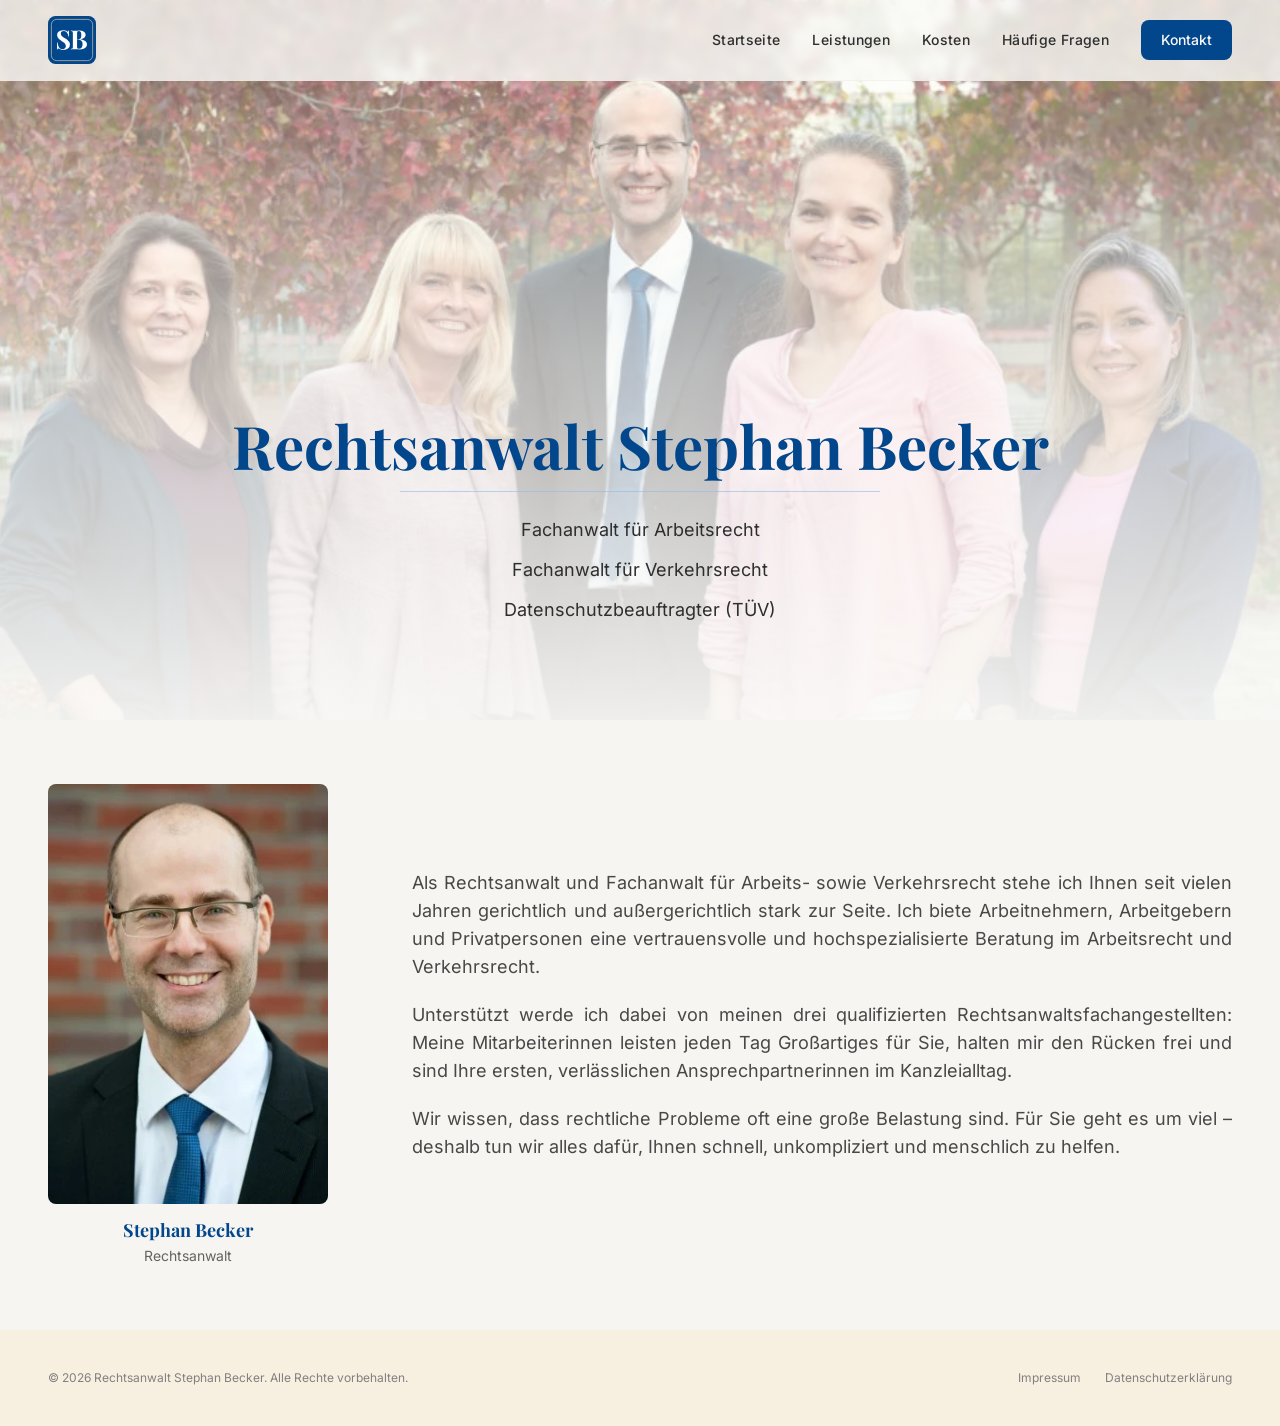
<file: index.html>
<!DOCTYPE html>
<html lang="de">
<head>
<meta charset="UTF-8">
<meta name="viewport" content="width=device-width, initial-scale=1.0">
<title>Rechtsanwalt Stephan Becker Berlin – Fachanwalt für Arbeitsrecht und Verkehrsrecht</title>
<meta name="description" content="Rechtsanwalt Stephan Becker in Berlin-Lichterfelde: Fachanwalt für Arbeitsrecht, Fachanwalt für Verkehrsrecht und Datenschutzbeauftragter (TÜV). Beratung und Vertretung gerichtlich und außergerichtlich.">
<meta name="robots" content="index, follow, max-image-preview:large">
<link rel="canonical" href="https://rechtsanwalt-becker.eu/">
<meta name="theme-color" content="#02468b">
<link rel="icon" href="/favicon.ico" sizes="48x48">
<link rel="icon" href="/favicon.svg" type="image/svg+xml">
<link rel="apple-touch-icon" href="/apple-touch-icon.png">
<link rel="manifest" href="/site.webmanifest">
<meta property="og:type" content="website">
<meta property="og:locale" content="de_DE">
<meta property="og:site_name" content="Rechtsanwalt Stephan Becker">
<meta property="og:title" content="Rechtsanwalt Stephan Becker Berlin – Fachanwalt für Arbeitsrecht und Verkehrsrecht">
<meta property="og:description" content="Rechtsanwalt Stephan Becker in Berlin-Lichterfelde: Fachanwalt für Arbeitsrecht, Fachanwalt für Verkehrsrecht und Datenschutzbeauftragter (TÜV). Beratung und Vertretung gerichtlich und außergerichtlich.">
<meta property="og:url" content="https://rechtsanwalt-becker.eu/">
<meta property="og:image" content="https://rechtsanwalt-becker.eu/og-image.jpg">
<meta property="og:image:width" content="1200">
<meta property="og:image:height" content="630">
<meta property="og:image:alt" content="Rechtsanwalt Stephan Becker mit seinem Kanzleiteam">
<meta name="twitter:card" content="summary_large_image">
<meta name="twitter:title" content="Rechtsanwalt Stephan Becker Berlin – Fachanwalt für Arbeitsrecht und Verkehrsrecht">
<meta name="twitter:description" content="Rechtsanwalt Stephan Becker in Berlin-Lichterfelde: Fachanwalt für Arbeitsrecht, Fachanwalt für Verkehrsrecht und Datenschutzbeauftragter (TÜV). Beratung und Vertretung gerichtlich und außergerichtlich.">
<meta name="twitter:image" content="https://rechtsanwalt-becker.eu/og-image.jpg">
<link rel="preload" href="/assets/fonts/playfair-display-latin-700-normal.woff2" as="font" type="font/woff2" crossorigin>
<link rel="preload" href="/assets/fonts/inter-latin-400-normal.woff2" as="font" type="font/woff2" crossorigin>
<link rel="preload" as="image" href="/assets/img/kanzlei-team.webp" type="image/webp">
<link rel="stylesheet" href="/assets/app.css?v=39582a5b">
<link rel="stylesheet" href="/assets/icons.css?v=21158175">
<link rel="stylesheet" href="/assets/site.css?v=135ac4dc">
<script type="application/ld+json">
{
 "@context": "https://schema.org",
 "@graph": [
  {
   "@type": "Attorney",
   "@id": "https://rechtsanwalt-becker.eu/#kanzlei",
   "name": "Rechtsanwalt Stephan Becker",
   "alternateName": "Kanzlei Stephan Becker",
   "url": "https://rechtsanwalt-becker.eu/",
   "logo": "https://rechtsanwalt-becker.eu/icon-512.png",
   "image": "https://rechtsanwalt-becker.eu/og-image.jpg",
   "description": "Rechtsanwalt Stephan Becker in Berlin-Lichterfelde – Fachanwalt für Arbeitsrecht, Fachanwalt für Verkehrsrecht und Datenschutzbeauftragter (TÜV).",
   "telephone": "+49 30 35124770",
   "faxNumber": "+49 30 35124771",
   "email": "kontakt@rechtsanwalt-becker.eu",
   "address": {
    "@type": "PostalAddress",
    "streetAddress": "Harry-S.-Truman-Allee 8",
    "postalCode": "14167",
    "addressLocality": "Berlin",
    "addressRegion": "Berlin",
    "addressCountry": "DE"
   },
   "areaServed": {
    "@type": "City",
    "name": "Berlin"
   },
   "knowsAbout": [
    "Arbeitsrecht",
    "Kündigungsschutzklage",
    "Verkehrsrecht",
    "Verkehrsunfall",
    "Bußgeldverfahren",
    "Datenschutz"
   ],
   "founder": {
    "@id": "https://rechtsanwalt-becker.eu/#stephan-becker"
   },
   "employee": {
    "@id": "https://rechtsanwalt-becker.eu/#stephan-becker"
   }
  },
  {
   "@type": "Person",
   "@id": "https://rechtsanwalt-becker.eu/#stephan-becker",
   "name": "Stephan Becker",
   "jobTitle": "Rechtsanwalt, Fachanwalt für Arbeitsrecht, Fachanwalt für Verkehrsrecht",
   "image": "https://rechtsanwalt-becker.eu/assets/img/stephan-becker.jpg",
   "worksFor": {
    "@id": "https://rechtsanwalt-becker.eu/#kanzlei"
   },
   "hasCredential": [
    {
     "@type": "EducationalOccupationalCredential",
     "credentialCategory": "Fachanwaltstitel",
     "name": "Fachanwalt für Arbeitsrecht"
    },
    {
     "@type": "EducationalOccupationalCredential",
     "credentialCategory": "Fachanwaltstitel",
     "name": "Fachanwalt für Verkehrsrecht"
    },
    {
     "@type": "EducationalOccupationalCredential",
     "credentialCategory": "Zertifikat",
     "name": "Datenschutzbeauftragter (TÜV)"
    }
   ]
  },
  {
   "@type": "WebSite",
   "@id": "https://rechtsanwalt-becker.eu/#website",
   "url": "https://rechtsanwalt-becker.eu/",
   "name": "Rechtsanwalt Stephan Becker",
   "inLanguage": "de-DE",
   "publisher": {
    "@id": "https://rechtsanwalt-becker.eu/#kanzlei"
   }
  },
  {
   "@type": "WebPage",
   "@id": "https://rechtsanwalt-becker.eu/#webpage",
   "url": "https://rechtsanwalt-becker.eu/",
   "name": "Rechtsanwalt Stephan Becker Berlin – Fachanwalt für Arbeitsrecht und Verkehrsrecht",
   "description": "Rechtsanwalt Stephan Becker in Berlin-Lichterfelde: Fachanwalt für Arbeitsrecht, Fachanwalt für Verkehrsrecht und Datenschutzbeauftragter (TÜV). Beratung und Vertretung gerichtlich und außergerichtlich.",
   "inLanguage": "de-DE",
   "isPartOf": {
    "@id": "https://rechtsanwalt-becker.eu/#website"
   },
   "about": {
    "@id": "https://rechtsanwalt-becker.eu/#kanzlei"
   }
  }
 ]
}
</script>
<script src="/assets/site.js?v=071f2555" defer></script>
</head>
<body>
<a class="skip-link" href="#inhalt">Zum Inhalt springen</a>
<div class="min-h-screen bg-background-50">
<header class="fixed top-0 left-0 right-0 z-50 transition-all duration-500 bg-background-50/80 backdrop-blur-sm border-b border-background-200/40">
<div class="w-full px-4 md:px-8 lg:px-12"><div class="flex items-center justify-between h-16 md:h-20">
<a class="logo-sb" href="/" aria-label="Rechtsanwalt Stephan Becker – zur Startseite"><svg width="48" height="48" aria-hidden="true" focusable="false" xmlns="http://www.w3.org/2000/svg" viewBox="0 0 64 64"><rect width="64" height="64" rx="10" fill="#02468b"/><rect x="4.5" y="4.5" width="55" height="55" rx="7" fill="none" stroke="#c8b99a" stroke-width="1"/><g transform="translate(10.05 44.50) scale(0.03537 -0.03537)" fill="#fff"><path d="M284 721Q343 721 375.0 708.5Q407 696 430 682Q442 675 449.5 671.5Q457 668 464 668Q474 668 478.5 679.0Q483 690 486 712H509Q508 693 506.5 666.5Q505 640 504.5 597.0Q504 554 504 484H481Q477 536 457.0 585.0Q437 634 400.5 665.5Q364 697 311 697Q263 697 232.0 670.0Q201 643 201 595Q201 555 221.0 526.5Q241 498 279.5 471.0Q318 444 373 406Q421 375 459.0 344.0Q497 313 520.0 274.0Q543 235 543 181Q543 115 508.5 72.0Q474 29 418.0 7.5Q362 -14 295 -14Q233 -14 196.0 -2.0Q159 10 134 23Q112 37 100 37Q90 37 85.5 26.0Q81 15 78 -7H55Q57 17 57.5 49.0Q58 81 58.5 132.5Q59 184 59 263H82Q86 197 104.5 139.5Q123 82 161.5 47.0Q200 12 264 12Q299 12 326.5 24.5Q354 37 371.0 62.0Q388 87 388 124Q388 166 368.5 197.0Q349 228 315.5 255.0Q282 282 238 310Q191 341 150.0 372.0Q109 403 84.5 443.0Q60 483 60 538Q60 601 91.5 641.5Q123 682 174.5 701.5Q226 721 284 721Z"/><path transform="translate(544 0)" d="M34 708Q60 707 102.0 706.0Q144 705 186 705Q234 705 279.0 706.0Q324 707 343 707Q467 707 528.5 663.0Q590 619 590 550Q590 515 569.0 479.0Q548 443 504.0 415.0Q460 387 390 374V372Q484 365 539.0 338.0Q594 311 618.0 273.0Q642 235 642 194Q642 131 609.0 88.0Q576 45 514.0 22.5Q452 0 366 0Q342 0 297.0 1.5Q252 3 188 3Q144 3 102.0 2.5Q60 2 34 0V20Q66 22 82.0 28.0Q98 34 103.5 52.0Q109 70 109 106V602Q109 639 103.5 656.5Q98 674 81.5 680.5Q65 687 34 688ZM330 688Q291 688 279.5 671.0Q268 654 268 602V106Q268 71 273.5 53.0Q279 35 293.5 29.0Q308 23 337 23Q409 23 442.5 68.5Q476 114 476 198Q476 275 437.5 317.0Q399 359 310 359H225Q225 359 225.0 367.5Q225 376 225 376H311Q358 376 383.0 398.5Q408 421 418.0 458.5Q428 496 428 539Q428 613 405.0 650.5Q382 688 330 688Z"/></g></svg></a>
<nav class="hidden md:flex items-center gap-8" aria-label="Hauptnavigation"><a class="font-label text-sm font-medium tracking-wide transition-colors duration-300 whitespace-nowrap hover:text-primary-500 relative group text-foreground-800" href="/" aria-current="page">Startseite<span class="absolute -bottom-1 left-0 w-0 h-0.5 bg-primary-500 rounded-full group-hover:w-full transition-all duration-300"></span></a><a class="font-label text-sm font-medium tracking-wide transition-colors duration-300 whitespace-nowrap hover:text-primary-500 relative group text-foreground-800" href="/leistungen">Leistungen<span class="absolute -bottom-1 left-0 w-0 h-0.5 bg-primary-500 rounded-full group-hover:w-full transition-all duration-300"></span></a><a class="font-label text-sm font-medium tracking-wide transition-colors duration-300 whitespace-nowrap hover:text-primary-500 relative group text-foreground-800" href="/kosten">Kosten<span class="absolute -bottom-1 left-0 w-0 h-0.5 bg-primary-500 rounded-full group-hover:w-full transition-all duration-300"></span></a><a class="font-label text-sm font-medium tracking-wide transition-colors duration-300 whitespace-nowrap hover:text-primary-500 relative group text-foreground-800" href="/haeufige-fragen">Häufige Fragen<span class="absolute -bottom-1 left-0 w-0 h-0.5 bg-primary-500 rounded-full group-hover:w-full transition-all duration-300"></span></a><a class="font-label text-sm font-medium px-5 py-2.5 rounded-lg transition-all duration-300 whitespace-nowrap bg-primary-500 text-background-50 hover:bg-primary-600" href="/kontakt">Kontakt</a></nav>
<button type="button" class="md:hidden w-10 h-10 flex items-center justify-center" aria-label="Menü öffnen" aria-expanded="false" aria-controls="mobile-menu" data-menu-toggle><i class="ri-menu-3-line text-xl transition-colors text-foreground-800" aria-hidden="true"></i></button>
</div></div>
<div class="md:hidden" id="mobile-menu" hidden><div class="bg-background-50 backdrop-blur-md border-t border-background-200/70 px-4 py-6 space-y-4"><a class="block font-label text-base font-medium text-foreground-800 hover:text-primary-500 transition-colors" href="/" aria-current="page">Startseite</a><a class="block font-label text-base font-medium text-foreground-800 hover:text-primary-500 transition-colors" href="/leistungen">Leistungen</a><a class="block font-label text-base font-medium text-foreground-800 hover:text-primary-500 transition-colors" href="/kosten">Kosten</a><a class="block font-label text-base font-medium text-foreground-800 hover:text-primary-500 transition-colors" href="/haeufige-fragen">Häufige Fragen</a><a class="inline-block font-label text-sm font-medium px-5 py-2.5 rounded-lg bg-primary-500 text-background-50 hover:bg-primary-600 transition-all whitespace-nowrap" href="/kontakt">Kontakt</a></div></div>
</header>
<main id="inhalt">
<section class="relative min-h-[600px] md:min-h-[720px] flex items-end overflow-hidden"><div class="absolute inset-0"><picture><source srcset="/assets/img/kanzlei-team.webp" type="image/webp"/><img alt="Rechtsanwalt Stephan Becker mit seinem Kanzleiteam" class="w-full h-[120%] -top-[5%] object-cover object-top" decoding="async" fetchpriority="high" height="609" src="/assets/img/kanzlei-team.jpg" width="1000"/></picture><div class="absolute inset-0 bg-gradient-to-t from-background-50/95 via-background-50/70 to-background-50/30"></div></div><div class="relative z-10 w-full px-4 md:px-8 lg:px-12 pt-32 md:pt-40 pb-16 md:pb-24"><div class="max-w-2xl mx-auto text-center"><h1 class="font-heading text-3xl md:text-5xl lg:text-6xl font-bold text-primary-500 leading-tight mb-4 hero-title">Rechtsanwalt <span class="text-primary-500">Stephan Becker</span></h1><div class="mx-auto mb-6 h-[1px] bg-primary-300/60 hero-divider"></div><ul class="space-y-3 max-w-lg mx-auto list-none p-0"><li class="flex items-center justify-center gap-3"><span class="font-body text-base md:text-lg text-foreground-800">Fachanwalt für Arbeitsrecht</span></li><li class="flex items-center justify-center gap-3"><span class="font-body text-base md:text-lg text-foreground-800">Fachanwalt für Verkehrsrecht</span></li><li class="flex items-center justify-center gap-3"><span class="font-body text-base md:text-lg text-foreground-800">Datenschutzbeauftragter (TÜV)</span></li></ul></div></div></section><section class="py-12 md:py-16 bg-background-100 overflow-hidden"><div class="w-full px-4 md:px-8 lg:px-12"><div class="max-w-7xl mx-auto"><div class="grid grid-cols-1 lg:grid-cols-[300px_1fr] gap-10 lg:gap-16 items-center"><div class="flex justify-center lg:justify-start"><div class="text-center w-full max-w-[280px]"><div class="relative aspect-[2/3] overflow-hidden rounded-lg mb-3"><picture><source srcset="/assets/img/stephan-becker.webp" type="image/webp"/><img alt="Rechtsanwalt Stephan Becker" class="w-full h-full object-cover object-top" decoding="async" height="447" loading="lazy" src="/assets/img/stephan-becker.jpg" width="300"/></picture></div><h2 class="font-heading text-base md:text-lg font-bold text-primary-500 mb-0.5">Stephan Becker</h2><p class="font-body text-sm text-foreground-600">Rechtsanwalt</p></div></div><div><div class="space-y-4 md:space-y-5 mb-5 flex flex-col justify-center"><p class="font-body text-base md:text-lg text-foreground-700 leading-relaxed text-blocksatz">Als Rechtsanwalt und Fachanwalt für Arbeits- sowie Verkehrsrecht stehe ich Ihnen seit vielen Jahren gerichtlich und außergerichtlich stark zur Seite. Ich biete Arbeitnehmern, Arbeitgebern und Privatpersonen eine vertrauensvolle und hochspezialisierte Beratung im Arbeitsrecht und Verkehrsrecht.</p><p class="font-body text-base md:text-lg text-foreground-700 leading-relaxed text-blocksatz">Unterstützt werde ich dabei von meinen drei qualifizierten Rechtsanwaltsfachangestellten: Meine Mitarbeiterinnen leisten jeden Tag Großartiges für Sie, halten mir den Rücken frei und sind Ihre ersten, verlässlichen Ansprechpartnerinnen im Kanzleialltag.</p><p class="font-body text-base md:text-lg text-foreground-700 leading-relaxed text-blocksatz">Wir wissen, dass rechtliche Probleme oft eine große Belastung sind. Für Sie geht es um viel – deshalb tun wir alles dafür, Ihnen schnell, unkompliziert und menschlich zu helfen.</p></div></div></div></div></div></section>
</main>
<footer class="bg-accent-100 text-foreground-900 overflow-hidden"><div class="w-full px-4 md:px-8 lg:px-12 py-8 md:py-10"><div class="flex flex-col sm:flex-row justify-between items-center gap-4"><p class="text-xs text-foreground-500">© 2026 Rechtsanwalt Stephan Becker. Alle Rechte vorbehalten.</p><div class="flex items-center gap-6 text-xs text-foreground-500"><a class="hover:text-primary-600 transition-colors" href="/impressum">Impressum</a><a class="hover:text-primary-600 transition-colors" href="/datenschutz">Datenschutzerklärung</a></div></div></div></footer>
</div>
</body>
</html>
</file>
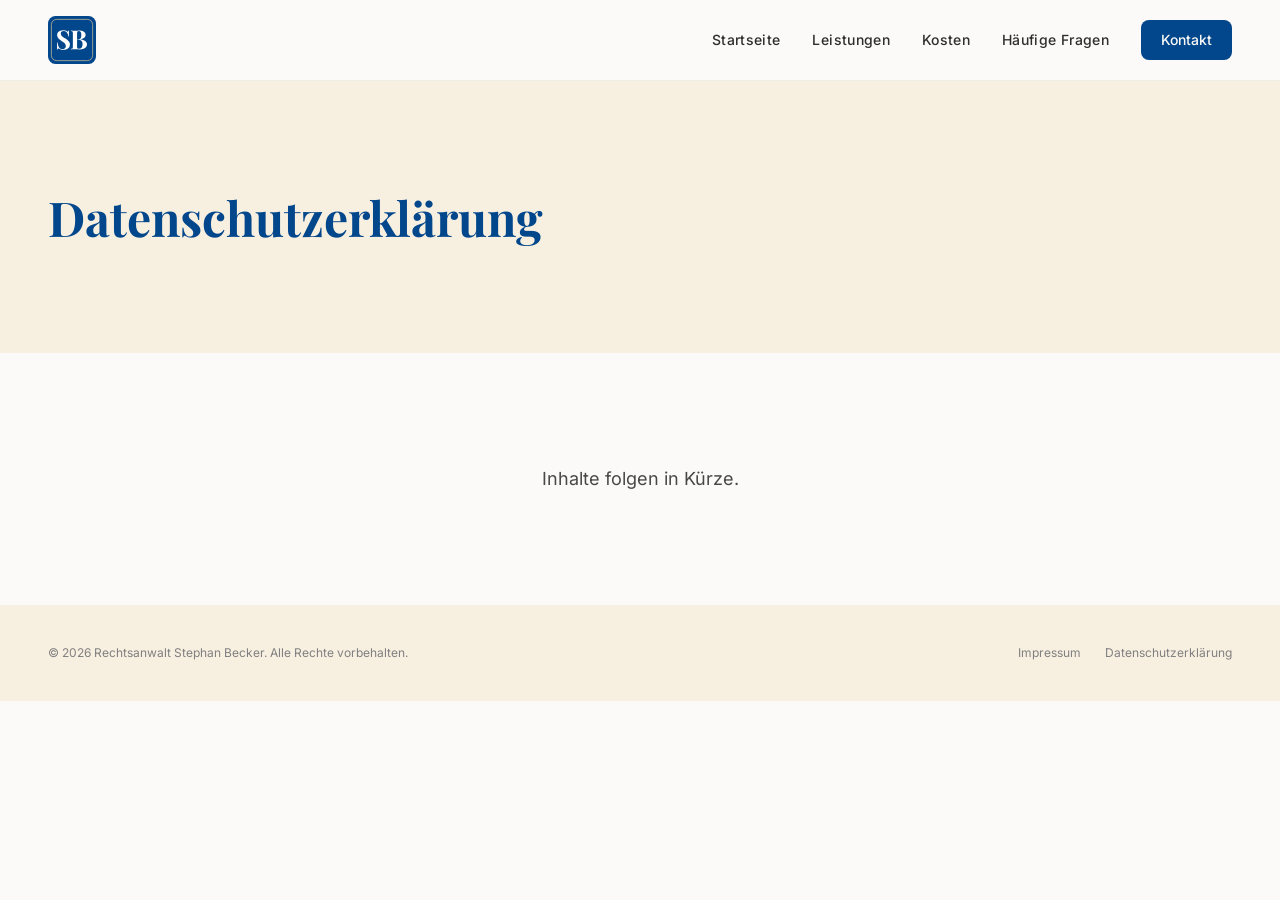
<file: datenschutz/index.html>
<!DOCTYPE html>
<html lang="de">
<head>
<meta charset="UTF-8">
<meta name="viewport" content="width=device-width, initial-scale=1.0">
<title>Datenschutzerklärung – Rechtsanwalt Stephan Becker</title>
<meta name="description" content="Datenschutzerklärung von Rechtsanwalt Stephan Becker, Berlin.">
<meta name="robots" content="noindex, follow">
<link rel="canonical" href="https://rechtsanwalt-becker.eu/datenschutz">
<meta name="theme-color" content="#02468b">
<link rel="icon" href="/favicon.ico" sizes="48x48">
<link rel="icon" href="/favicon.svg" type="image/svg+xml">
<link rel="apple-touch-icon" href="/apple-touch-icon.png">
<link rel="manifest" href="/site.webmanifest">
<meta property="og:type" content="website">
<meta property="og:locale" content="de_DE">
<meta property="og:site_name" content="Rechtsanwalt Stephan Becker">
<meta property="og:title" content="Datenschutzerklärung – Rechtsanwalt Stephan Becker">
<meta property="og:description" content="Datenschutzerklärung von Rechtsanwalt Stephan Becker, Berlin.">
<meta property="og:url" content="https://rechtsanwalt-becker.eu/datenschutz">
<meta property="og:image" content="https://rechtsanwalt-becker.eu/og-image.jpg">
<meta property="og:image:width" content="1200">
<meta property="og:image:height" content="630">
<meta property="og:image:alt" content="Rechtsanwalt Stephan Becker mit seinem Kanzleiteam">
<meta name="twitter:card" content="summary_large_image">
<meta name="twitter:title" content="Datenschutzerklärung – Rechtsanwalt Stephan Becker">
<meta name="twitter:description" content="Datenschutzerklärung von Rechtsanwalt Stephan Becker, Berlin.">
<meta name="twitter:image" content="https://rechtsanwalt-becker.eu/og-image.jpg">
<link rel="preload" href="/assets/fonts/playfair-display-latin-700-normal.woff2" as="font" type="font/woff2" crossorigin>
<link rel="preload" href="/assets/fonts/inter-latin-400-normal.woff2" as="font" type="font/woff2" crossorigin>
<link rel="stylesheet" href="/assets/app.css?v=39582a5b">
<link rel="stylesheet" href="/assets/icons.css?v=21158175">
<link rel="stylesheet" href="/assets/site.css?v=135ac4dc">
<script type="application/ld+json">
{
 "@context": "https://schema.org",
 "@graph": [
  {
   "@type": "Attorney",
   "@id": "https://rechtsanwalt-becker.eu/#kanzlei",
   "name": "Rechtsanwalt Stephan Becker",
   "alternateName": "Kanzlei Stephan Becker",
   "url": "https://rechtsanwalt-becker.eu/",
   "logo": "https://rechtsanwalt-becker.eu/icon-512.png",
   "image": "https://rechtsanwalt-becker.eu/og-image.jpg",
   "description": "Rechtsanwalt Stephan Becker in Berlin-Lichterfelde – Fachanwalt für Arbeitsrecht, Fachanwalt für Verkehrsrecht und Datenschutzbeauftragter (TÜV).",
   "telephone": "+49 30 35124770",
   "faxNumber": "+49 30 35124771",
   "email": "kontakt@rechtsanwalt-becker.eu",
   "address": {
    "@type": "PostalAddress",
    "streetAddress": "Harry-S.-Truman-Allee 8",
    "postalCode": "14167",
    "addressLocality": "Berlin",
    "addressRegion": "Berlin",
    "addressCountry": "DE"
   },
   "areaServed": {
    "@type": "City",
    "name": "Berlin"
   },
   "knowsAbout": [
    "Arbeitsrecht",
    "Kündigungsschutzklage",
    "Verkehrsrecht",
    "Verkehrsunfall",
    "Bußgeldverfahren",
    "Datenschutz"
   ],
   "founder": {
    "@id": "https://rechtsanwalt-becker.eu/#stephan-becker"
   },
   "employee": {
    "@id": "https://rechtsanwalt-becker.eu/#stephan-becker"
   }
  },
  {
   "@type": "Person",
   "@id": "https://rechtsanwalt-becker.eu/#stephan-becker",
   "name": "Stephan Becker",
   "jobTitle": "Rechtsanwalt, Fachanwalt für Arbeitsrecht, Fachanwalt für Verkehrsrecht",
   "image": "https://rechtsanwalt-becker.eu/assets/img/stephan-becker.jpg",
   "worksFor": {
    "@id": "https://rechtsanwalt-becker.eu/#kanzlei"
   },
   "hasCredential": [
    {
     "@type": "EducationalOccupationalCredential",
     "credentialCategory": "Fachanwaltstitel",
     "name": "Fachanwalt für Arbeitsrecht"
    },
    {
     "@type": "EducationalOccupationalCredential",
     "credentialCategory": "Fachanwaltstitel",
     "name": "Fachanwalt für Verkehrsrecht"
    },
    {
     "@type": "EducationalOccupationalCredential",
     "credentialCategory": "Zertifikat",
     "name": "Datenschutzbeauftragter (TÜV)"
    }
   ]
  },
  {
   "@type": "WebSite",
   "@id": "https://rechtsanwalt-becker.eu/#website",
   "url": "https://rechtsanwalt-becker.eu/",
   "name": "Rechtsanwalt Stephan Becker",
   "inLanguage": "de-DE",
   "publisher": {
    "@id": "https://rechtsanwalt-becker.eu/#kanzlei"
   }
  },
  {
   "@type": "WebPage",
   "@id": "https://rechtsanwalt-becker.eu/datenschutz#webpage",
   "url": "https://rechtsanwalt-becker.eu/datenschutz",
   "name": "Datenschutzerklärung – Rechtsanwalt Stephan Becker",
   "description": "Datenschutzerklärung von Rechtsanwalt Stephan Becker, Berlin.",
   "inLanguage": "de-DE",
   "isPartOf": {
    "@id": "https://rechtsanwalt-becker.eu/#website"
   },
   "about": {
    "@id": "https://rechtsanwalt-becker.eu/#kanzlei"
   },
   "breadcrumb": {
    "@id": "https://rechtsanwalt-becker.eu/datenschutz#breadcrumb"
   }
  },
  {
   "@type": "BreadcrumbList",
   "@id": "https://rechtsanwalt-becker.eu/datenschutz#breadcrumb",
   "itemListElement": [
    {
     "@type": "ListItem",
     "position": 1,
     "name": "Startseite",
     "item": "https://rechtsanwalt-becker.eu/"
    },
    {
     "@type": "ListItem",
     "position": 2,
     "name": "Datenschutzerklärung",
     "item": "https://rechtsanwalt-becker.eu/datenschutz"
    }
   ]
  }
 ]
}
</script>
<script src="/assets/site.js?v=071f2555" defer></script>
</head>
<body>
<a class="skip-link" href="#inhalt">Zum Inhalt springen</a>
<div class="min-h-screen bg-background-50">
<header class="bg-background-50/95 backdrop-blur-md border-b border-background-200/70 sticky top-0 z-50">
<div class="w-full px-4 md:px-8 lg:px-12"><div class="flex items-center justify-between h-16 md:h-20">
<a class="logo-sb" href="/" aria-label="Rechtsanwalt Stephan Becker – zur Startseite"><svg width="48" height="48" aria-hidden="true" focusable="false" xmlns="http://www.w3.org/2000/svg" viewBox="0 0 64 64"><rect width="64" height="64" rx="10" fill="#02468b"/><rect x="4.5" y="4.5" width="55" height="55" rx="7" fill="none" stroke="#c8b99a" stroke-width="1"/><g transform="translate(10.05 44.50) scale(0.03537 -0.03537)" fill="#fff"><path d="M284 721Q343 721 375.0 708.5Q407 696 430 682Q442 675 449.5 671.5Q457 668 464 668Q474 668 478.5 679.0Q483 690 486 712H509Q508 693 506.5 666.5Q505 640 504.5 597.0Q504 554 504 484H481Q477 536 457.0 585.0Q437 634 400.5 665.5Q364 697 311 697Q263 697 232.0 670.0Q201 643 201 595Q201 555 221.0 526.5Q241 498 279.5 471.0Q318 444 373 406Q421 375 459.0 344.0Q497 313 520.0 274.0Q543 235 543 181Q543 115 508.5 72.0Q474 29 418.0 7.5Q362 -14 295 -14Q233 -14 196.0 -2.0Q159 10 134 23Q112 37 100 37Q90 37 85.5 26.0Q81 15 78 -7H55Q57 17 57.5 49.0Q58 81 58.5 132.5Q59 184 59 263H82Q86 197 104.5 139.5Q123 82 161.5 47.0Q200 12 264 12Q299 12 326.5 24.5Q354 37 371.0 62.0Q388 87 388 124Q388 166 368.5 197.0Q349 228 315.5 255.0Q282 282 238 310Q191 341 150.0 372.0Q109 403 84.5 443.0Q60 483 60 538Q60 601 91.5 641.5Q123 682 174.5 701.5Q226 721 284 721Z"/><path transform="translate(544 0)" d="M34 708Q60 707 102.0 706.0Q144 705 186 705Q234 705 279.0 706.0Q324 707 343 707Q467 707 528.5 663.0Q590 619 590 550Q590 515 569.0 479.0Q548 443 504.0 415.0Q460 387 390 374V372Q484 365 539.0 338.0Q594 311 618.0 273.0Q642 235 642 194Q642 131 609.0 88.0Q576 45 514.0 22.5Q452 0 366 0Q342 0 297.0 1.5Q252 3 188 3Q144 3 102.0 2.5Q60 2 34 0V20Q66 22 82.0 28.0Q98 34 103.5 52.0Q109 70 109 106V602Q109 639 103.5 656.5Q98 674 81.5 680.5Q65 687 34 688ZM330 688Q291 688 279.5 671.0Q268 654 268 602V106Q268 71 273.5 53.0Q279 35 293.5 29.0Q308 23 337 23Q409 23 442.5 68.5Q476 114 476 198Q476 275 437.5 317.0Q399 359 310 359H225Q225 359 225.0 367.5Q225 376 225 376H311Q358 376 383.0 398.5Q408 421 418.0 458.5Q428 496 428 539Q428 613 405.0 650.5Q382 688 330 688Z"/></g></svg></a>
<nav class="hidden md:flex items-center gap-8" aria-label="Hauptnavigation"><a class="font-label text-sm font-medium tracking-wide transition-colors duration-300 whitespace-nowrap hover:text-primary-500 relative group text-foreground-800" href="/">Startseite<span class="absolute -bottom-1 left-0 w-0 h-0.5 bg-primary-500 rounded-full group-hover:w-full transition-all duration-300"></span></a><a class="font-label text-sm font-medium tracking-wide transition-colors duration-300 whitespace-nowrap hover:text-primary-500 relative group text-foreground-800" href="/leistungen">Leistungen<span class="absolute -bottom-1 left-0 w-0 h-0.5 bg-primary-500 rounded-full group-hover:w-full transition-all duration-300"></span></a><a class="font-label text-sm font-medium tracking-wide transition-colors duration-300 whitespace-nowrap hover:text-primary-500 relative group text-foreground-800" href="/kosten">Kosten<span class="absolute -bottom-1 left-0 w-0 h-0.5 bg-primary-500 rounded-full group-hover:w-full transition-all duration-300"></span></a><a class="font-label text-sm font-medium tracking-wide transition-colors duration-300 whitespace-nowrap hover:text-primary-500 relative group text-foreground-800" href="/haeufige-fragen">Häufige Fragen<span class="absolute -bottom-1 left-0 w-0 h-0.5 bg-primary-500 rounded-full group-hover:w-full transition-all duration-300"></span></a><a class="font-label text-sm font-medium px-5 py-2.5 rounded-lg transition-all duration-300 whitespace-nowrap bg-primary-500 text-background-50 hover:bg-primary-600" href="/kontakt">Kontakt</a></nav>
<button type="button" class="md:hidden w-10 h-10 flex items-center justify-center" aria-label="Menü öffnen" aria-expanded="false" aria-controls="mobile-menu" data-menu-toggle><i class="ri-menu-3-line text-xl transition-colors text-foreground-800" aria-hidden="true"></i></button>
</div></div>
<div class="md:hidden" id="mobile-menu" hidden><div class="bg-background-50 backdrop-blur-md border-t border-background-200/70 px-4 py-6 space-y-4"><a class="block font-label text-base font-medium text-foreground-800 hover:text-primary-500 transition-colors" href="/">Startseite</a><a class="block font-label text-base font-medium text-foreground-800 hover:text-primary-500 transition-colors" href="/leistungen">Leistungen</a><a class="block font-label text-base font-medium text-foreground-800 hover:text-primary-500 transition-colors" href="/kosten">Kosten</a><a class="block font-label text-base font-medium text-foreground-800 hover:text-primary-500 transition-colors" href="/haeufige-fragen">Häufige Fragen</a><a class="inline-block font-label text-sm font-medium px-5 py-2.5 rounded-lg bg-primary-500 text-background-50 hover:bg-primary-600 transition-all whitespace-nowrap" href="/kontakt">Kontakt</a></div></div>
</header>
<main id="inhalt">
<section class="relative py-20 md:py-28 overflow-hidden"><div class="absolute inset-0 bg-accent-100"></div><div class="relative z-10 w-full px-4 md:px-8 lg:px-12"><div class="max-w-3xl"><h1 class="font-heading text-3xl md:text-5xl font-bold text-primary-500 leading-tight">Datenschutzerklärung</h1></div></div></section><section class="py-20 md:py-28 bg-background-50"><div class="w-full px-4 md:px-8 lg:px-12"><p class="font-body text-lg text-foreground-700 text-center">Inhalte folgen in Kürze.</p></div></section>
</main>
<footer class="bg-accent-100 text-foreground-900 overflow-hidden"><div class="w-full px-4 md:px-8 lg:px-12 py-8 md:py-10"><div class="flex flex-col sm:flex-row justify-between items-center gap-4"><p class="text-xs text-foreground-500">© 2026 Rechtsanwalt Stephan Becker. Alle Rechte vorbehalten.</p><div class="flex items-center gap-6 text-xs text-foreground-500"><a class="hover:text-primary-600 transition-colors" href="/impressum">Impressum</a><a class="hover:text-primary-600 transition-colors" href="/datenschutz">Datenschutzerklärung</a></div></div></div></footer>
</div>
</body>
</html>
</file>
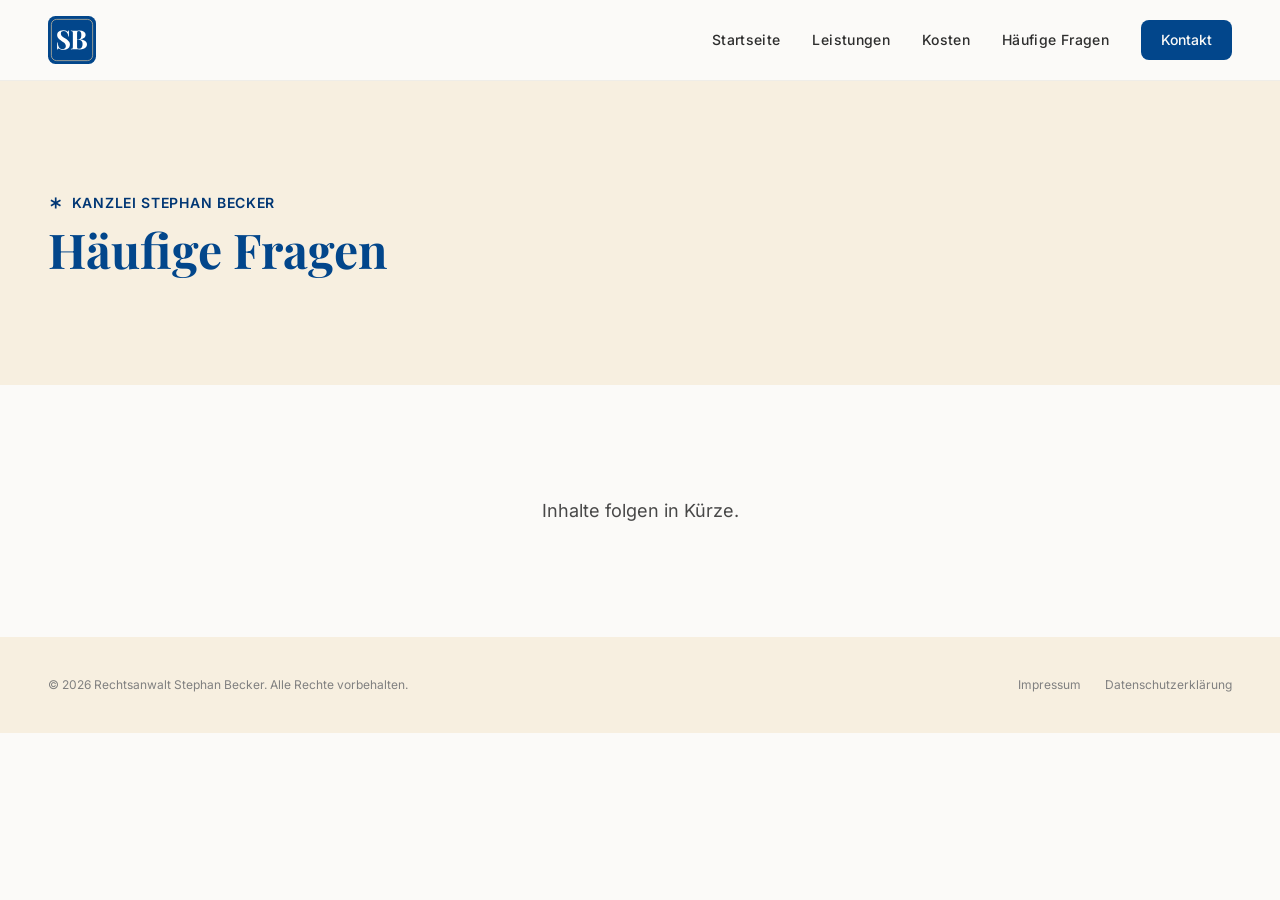
<file: haeufige-fragen/index.html>
<!DOCTYPE html>
<html lang="de">
<head>
<meta charset="UTF-8">
<meta name="viewport" content="width=device-width, initial-scale=1.0">
<title>Häufige Fragen – Rechtsanwalt Stephan Becker, Berlin</title>
<meta name="description" content="Antworten auf häufige Fragen an Rechtsanwalt Stephan Becker in Berlin.">
<meta name="robots" content="noindex, follow">
<link rel="canonical" href="https://rechtsanwalt-becker.eu/haeufige-fragen">
<meta name="theme-color" content="#02468b">
<link rel="icon" href="/favicon.ico" sizes="48x48">
<link rel="icon" href="/favicon.svg" type="image/svg+xml">
<link rel="apple-touch-icon" href="/apple-touch-icon.png">
<link rel="manifest" href="/site.webmanifest">
<meta property="og:type" content="website">
<meta property="og:locale" content="de_DE">
<meta property="og:site_name" content="Rechtsanwalt Stephan Becker">
<meta property="og:title" content="Häufige Fragen – Rechtsanwalt Stephan Becker, Berlin">
<meta property="og:description" content="Antworten auf häufige Fragen an Rechtsanwalt Stephan Becker in Berlin.">
<meta property="og:url" content="https://rechtsanwalt-becker.eu/haeufige-fragen">
<meta property="og:image" content="https://rechtsanwalt-becker.eu/og-image.jpg">
<meta property="og:image:width" content="1200">
<meta property="og:image:height" content="630">
<meta property="og:image:alt" content="Rechtsanwalt Stephan Becker mit seinem Kanzleiteam">
<meta name="twitter:card" content="summary_large_image">
<meta name="twitter:title" content="Häufige Fragen – Rechtsanwalt Stephan Becker, Berlin">
<meta name="twitter:description" content="Antworten auf häufige Fragen an Rechtsanwalt Stephan Becker in Berlin.">
<meta name="twitter:image" content="https://rechtsanwalt-becker.eu/og-image.jpg">
<link rel="preload" href="/assets/fonts/playfair-display-latin-700-normal.woff2" as="font" type="font/woff2" crossorigin>
<link rel="preload" href="/assets/fonts/inter-latin-400-normal.woff2" as="font" type="font/woff2" crossorigin>
<link rel="stylesheet" href="/assets/app.css?v=39582a5b">
<link rel="stylesheet" href="/assets/icons.css?v=21158175">
<link rel="stylesheet" href="/assets/site.css?v=135ac4dc">
<script type="application/ld+json">
{
 "@context": "https://schema.org",
 "@graph": [
  {
   "@type": "Attorney",
   "@id": "https://rechtsanwalt-becker.eu/#kanzlei",
   "name": "Rechtsanwalt Stephan Becker",
   "alternateName": "Kanzlei Stephan Becker",
   "url": "https://rechtsanwalt-becker.eu/",
   "logo": "https://rechtsanwalt-becker.eu/icon-512.png",
   "image": "https://rechtsanwalt-becker.eu/og-image.jpg",
   "description": "Rechtsanwalt Stephan Becker in Berlin-Lichterfelde – Fachanwalt für Arbeitsrecht, Fachanwalt für Verkehrsrecht und Datenschutzbeauftragter (TÜV).",
   "telephone": "+49 30 35124770",
   "faxNumber": "+49 30 35124771",
   "email": "kontakt@rechtsanwalt-becker.eu",
   "address": {
    "@type": "PostalAddress",
    "streetAddress": "Harry-S.-Truman-Allee 8",
    "postalCode": "14167",
    "addressLocality": "Berlin",
    "addressRegion": "Berlin",
    "addressCountry": "DE"
   },
   "areaServed": {
    "@type": "City",
    "name": "Berlin"
   },
   "knowsAbout": [
    "Arbeitsrecht",
    "Kündigungsschutzklage",
    "Verkehrsrecht",
    "Verkehrsunfall",
    "Bußgeldverfahren",
    "Datenschutz"
   ],
   "founder": {
    "@id": "https://rechtsanwalt-becker.eu/#stephan-becker"
   },
   "employee": {
    "@id": "https://rechtsanwalt-becker.eu/#stephan-becker"
   }
  },
  {
   "@type": "Person",
   "@id": "https://rechtsanwalt-becker.eu/#stephan-becker",
   "name": "Stephan Becker",
   "jobTitle": "Rechtsanwalt, Fachanwalt für Arbeitsrecht, Fachanwalt für Verkehrsrecht",
   "image": "https://rechtsanwalt-becker.eu/assets/img/stephan-becker.jpg",
   "worksFor": {
    "@id": "https://rechtsanwalt-becker.eu/#kanzlei"
   },
   "hasCredential": [
    {
     "@type": "EducationalOccupationalCredential",
     "credentialCategory": "Fachanwaltstitel",
     "name": "Fachanwalt für Arbeitsrecht"
    },
    {
     "@type": "EducationalOccupationalCredential",
     "credentialCategory": "Fachanwaltstitel",
     "name": "Fachanwalt für Verkehrsrecht"
    },
    {
     "@type": "EducationalOccupationalCredential",
     "credentialCategory": "Zertifikat",
     "name": "Datenschutzbeauftragter (TÜV)"
    }
   ]
  },
  {
   "@type": "WebSite",
   "@id": "https://rechtsanwalt-becker.eu/#website",
   "url": "https://rechtsanwalt-becker.eu/",
   "name": "Rechtsanwalt Stephan Becker",
   "inLanguage": "de-DE",
   "publisher": {
    "@id": "https://rechtsanwalt-becker.eu/#kanzlei"
   }
  },
  {
   "@type": "WebPage",
   "@id": "https://rechtsanwalt-becker.eu/haeufige-fragen#webpage",
   "url": "https://rechtsanwalt-becker.eu/haeufige-fragen",
   "name": "Häufige Fragen – Rechtsanwalt Stephan Becker, Berlin",
   "description": "Antworten auf häufige Fragen an Rechtsanwalt Stephan Becker in Berlin.",
   "inLanguage": "de-DE",
   "isPartOf": {
    "@id": "https://rechtsanwalt-becker.eu/#website"
   },
   "about": {
    "@id": "https://rechtsanwalt-becker.eu/#kanzlei"
   },
   "breadcrumb": {
    "@id": "https://rechtsanwalt-becker.eu/haeufige-fragen#breadcrumb"
   }
  },
  {
   "@type": "BreadcrumbList",
   "@id": "https://rechtsanwalt-becker.eu/haeufige-fragen#breadcrumb",
   "itemListElement": [
    {
     "@type": "ListItem",
     "position": 1,
     "name": "Startseite",
     "item": "https://rechtsanwalt-becker.eu/"
    },
    {
     "@type": "ListItem",
     "position": 2,
     "name": "Häufige Fragen",
     "item": "https://rechtsanwalt-becker.eu/haeufige-fragen"
    }
   ]
  }
 ]
}
</script>
<script src="/assets/site.js?v=071f2555" defer></script>
</head>
<body>
<a class="skip-link" href="#inhalt">Zum Inhalt springen</a>
<div class="min-h-screen bg-background-50">
<header class="bg-background-50/95 backdrop-blur-md border-b border-background-200/70 sticky top-0 z-50">
<div class="w-full px-4 md:px-8 lg:px-12"><div class="flex items-center justify-between h-16 md:h-20">
<a class="logo-sb" href="/" aria-label="Rechtsanwalt Stephan Becker – zur Startseite"><svg width="48" height="48" aria-hidden="true" focusable="false" xmlns="http://www.w3.org/2000/svg" viewBox="0 0 64 64"><rect width="64" height="64" rx="10" fill="#02468b"/><rect x="4.5" y="4.5" width="55" height="55" rx="7" fill="none" stroke="#c8b99a" stroke-width="1"/><g transform="translate(10.05 44.50) scale(0.03537 -0.03537)" fill="#fff"><path d="M284 721Q343 721 375.0 708.5Q407 696 430 682Q442 675 449.5 671.5Q457 668 464 668Q474 668 478.5 679.0Q483 690 486 712H509Q508 693 506.5 666.5Q505 640 504.5 597.0Q504 554 504 484H481Q477 536 457.0 585.0Q437 634 400.5 665.5Q364 697 311 697Q263 697 232.0 670.0Q201 643 201 595Q201 555 221.0 526.5Q241 498 279.5 471.0Q318 444 373 406Q421 375 459.0 344.0Q497 313 520.0 274.0Q543 235 543 181Q543 115 508.5 72.0Q474 29 418.0 7.5Q362 -14 295 -14Q233 -14 196.0 -2.0Q159 10 134 23Q112 37 100 37Q90 37 85.5 26.0Q81 15 78 -7H55Q57 17 57.5 49.0Q58 81 58.5 132.5Q59 184 59 263H82Q86 197 104.5 139.5Q123 82 161.5 47.0Q200 12 264 12Q299 12 326.5 24.5Q354 37 371.0 62.0Q388 87 388 124Q388 166 368.5 197.0Q349 228 315.5 255.0Q282 282 238 310Q191 341 150.0 372.0Q109 403 84.5 443.0Q60 483 60 538Q60 601 91.5 641.5Q123 682 174.5 701.5Q226 721 284 721Z"/><path transform="translate(544 0)" d="M34 708Q60 707 102.0 706.0Q144 705 186 705Q234 705 279.0 706.0Q324 707 343 707Q467 707 528.5 663.0Q590 619 590 550Q590 515 569.0 479.0Q548 443 504.0 415.0Q460 387 390 374V372Q484 365 539.0 338.0Q594 311 618.0 273.0Q642 235 642 194Q642 131 609.0 88.0Q576 45 514.0 22.5Q452 0 366 0Q342 0 297.0 1.5Q252 3 188 3Q144 3 102.0 2.5Q60 2 34 0V20Q66 22 82.0 28.0Q98 34 103.5 52.0Q109 70 109 106V602Q109 639 103.5 656.5Q98 674 81.5 680.5Q65 687 34 688ZM330 688Q291 688 279.5 671.0Q268 654 268 602V106Q268 71 273.5 53.0Q279 35 293.5 29.0Q308 23 337 23Q409 23 442.5 68.5Q476 114 476 198Q476 275 437.5 317.0Q399 359 310 359H225Q225 359 225.0 367.5Q225 376 225 376H311Q358 376 383.0 398.5Q408 421 418.0 458.5Q428 496 428 539Q428 613 405.0 650.5Q382 688 330 688Z"/></g></svg></a>
<nav class="hidden md:flex items-center gap-8" aria-label="Hauptnavigation"><a class="font-label text-sm font-medium tracking-wide transition-colors duration-300 whitespace-nowrap hover:text-primary-500 relative group text-foreground-800" href="/">Startseite<span class="absolute -bottom-1 left-0 w-0 h-0.5 bg-primary-500 rounded-full group-hover:w-full transition-all duration-300"></span></a><a class="font-label text-sm font-medium tracking-wide transition-colors duration-300 whitespace-nowrap hover:text-primary-500 relative group text-foreground-800" href="/leistungen">Leistungen<span class="absolute -bottom-1 left-0 w-0 h-0.5 bg-primary-500 rounded-full group-hover:w-full transition-all duration-300"></span></a><a class="font-label text-sm font-medium tracking-wide transition-colors duration-300 whitespace-nowrap hover:text-primary-500 relative group text-foreground-800" href="/kosten">Kosten<span class="absolute -bottom-1 left-0 w-0 h-0.5 bg-primary-500 rounded-full group-hover:w-full transition-all duration-300"></span></a><a class="font-label text-sm font-medium tracking-wide transition-colors duration-300 whitespace-nowrap hover:text-primary-500 relative group text-foreground-800" href="/haeufige-fragen" aria-current="page">Häufige Fragen<span class="absolute -bottom-1 left-0 w-0 h-0.5 bg-primary-500 rounded-full group-hover:w-full transition-all duration-300"></span></a><a class="font-label text-sm font-medium px-5 py-2.5 rounded-lg transition-all duration-300 whitespace-nowrap bg-primary-500 text-background-50 hover:bg-primary-600" href="/kontakt">Kontakt</a></nav>
<button type="button" class="md:hidden w-10 h-10 flex items-center justify-center" aria-label="Menü öffnen" aria-expanded="false" aria-controls="mobile-menu" data-menu-toggle><i class="ri-menu-3-line text-xl transition-colors text-foreground-800" aria-hidden="true"></i></button>
</div></div>
<div class="md:hidden" id="mobile-menu" hidden><div class="bg-background-50 backdrop-blur-md border-t border-background-200/70 px-4 py-6 space-y-4"><a class="block font-label text-base font-medium text-foreground-800 hover:text-primary-500 transition-colors" href="/">Startseite</a><a class="block font-label text-base font-medium text-foreground-800 hover:text-primary-500 transition-colors" href="/leistungen">Leistungen</a><a class="block font-label text-base font-medium text-foreground-800 hover:text-primary-500 transition-colors" href="/kosten">Kosten</a><a class="block font-label text-base font-medium text-foreground-800 hover:text-primary-500 transition-colors" href="/haeufige-fragen" aria-current="page">Häufige Fragen</a><a class="inline-block font-label text-sm font-medium px-5 py-2.5 rounded-lg bg-primary-500 text-background-50 hover:bg-primary-600 transition-all whitespace-nowrap" href="/kontakt">Kontakt</a></div></div>
</header>
<main id="inhalt">
<section class="relative py-20 md:py-28 overflow-hidden"><div class="absolute inset-0 bg-accent-100"></div><div class="relative z-10 w-full px-4 md:px-8 lg:px-12"><div class="max-w-3xl"><span class="font-label text-sm font-semibold tracking-wider text-primary-600 uppercase mb-3 block"><i class="ri-asterisk mr-2"></i>Kanzlei Stephan Becker</span><h1 class="font-heading text-3xl md:text-5xl font-bold text-primary-500 leading-tight">Häufige Fragen</h1></div></div></section><section class="py-20 md:py-28 bg-background-50"><div class="w-full px-4 md:px-8 lg:px-12"><div class="max-w-2xl mx-auto text-center"><p class="font-body text-base md:text-lg text-foreground-700 leading-relaxed">Inhalte folgen in Kürze.</p></div></div></section>
</main>
<footer class="bg-accent-100 text-foreground-900 overflow-hidden"><div class="w-full px-4 md:px-8 lg:px-12 py-8 md:py-10"><div class="flex flex-col sm:flex-row justify-between items-center gap-4"><p class="text-xs text-foreground-500">© 2026 Rechtsanwalt Stephan Becker. Alle Rechte vorbehalten.</p><div class="flex items-center gap-6 text-xs text-foreground-500"><a class="hover:text-primary-600 transition-colors" href="/impressum">Impressum</a><a class="hover:text-primary-600 transition-colors" href="/datenschutz">Datenschutzerklärung</a></div></div></div></footer>
</div>
</body>
</html>
</file>
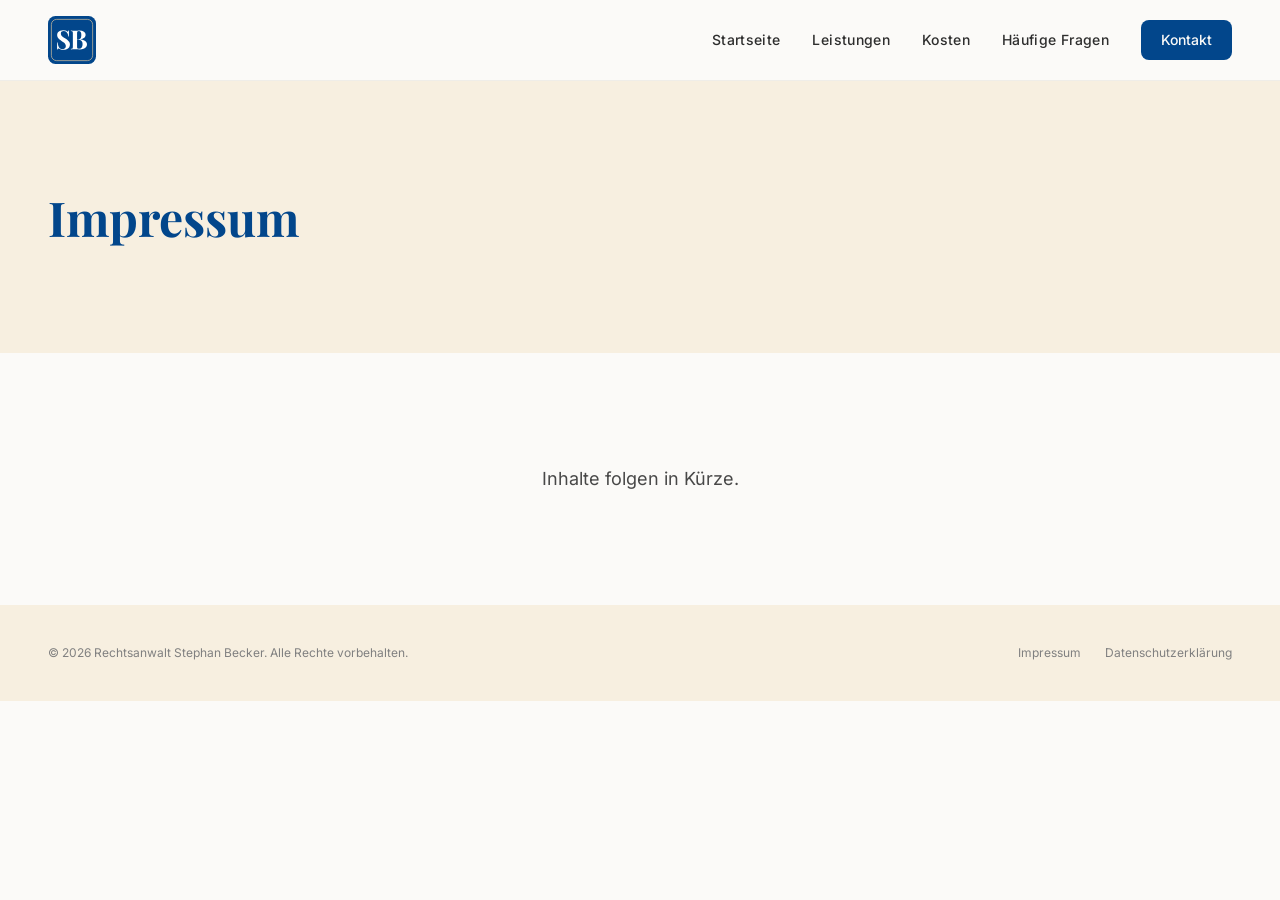
<file: impressum/index.html>
<!DOCTYPE html>
<html lang="de">
<head>
<meta charset="UTF-8">
<meta name="viewport" content="width=device-width, initial-scale=1.0">
<title>Impressum – Rechtsanwalt Stephan Becker</title>
<meta name="description" content="Impressum von Rechtsanwalt Stephan Becker, Berlin.">
<meta name="robots" content="noindex, follow">
<link rel="canonical" href="https://rechtsanwalt-becker.eu/impressum">
<meta name="theme-color" content="#02468b">
<link rel="icon" href="/favicon.ico" sizes="48x48">
<link rel="icon" href="/favicon.svg" type="image/svg+xml">
<link rel="apple-touch-icon" href="/apple-touch-icon.png">
<link rel="manifest" href="/site.webmanifest">
<meta property="og:type" content="website">
<meta property="og:locale" content="de_DE">
<meta property="og:site_name" content="Rechtsanwalt Stephan Becker">
<meta property="og:title" content="Impressum – Rechtsanwalt Stephan Becker">
<meta property="og:description" content="Impressum von Rechtsanwalt Stephan Becker, Berlin.">
<meta property="og:url" content="https://rechtsanwalt-becker.eu/impressum">
<meta property="og:image" content="https://rechtsanwalt-becker.eu/og-image.jpg">
<meta property="og:image:width" content="1200">
<meta property="og:image:height" content="630">
<meta property="og:image:alt" content="Rechtsanwalt Stephan Becker mit seinem Kanzleiteam">
<meta name="twitter:card" content="summary_large_image">
<meta name="twitter:title" content="Impressum – Rechtsanwalt Stephan Becker">
<meta name="twitter:description" content="Impressum von Rechtsanwalt Stephan Becker, Berlin.">
<meta name="twitter:image" content="https://rechtsanwalt-becker.eu/og-image.jpg">
<link rel="preload" href="/assets/fonts/playfair-display-latin-700-normal.woff2" as="font" type="font/woff2" crossorigin>
<link rel="preload" href="/assets/fonts/inter-latin-400-normal.woff2" as="font" type="font/woff2" crossorigin>
<link rel="stylesheet" href="/assets/app.css?v=39582a5b">
<link rel="stylesheet" href="/assets/icons.css?v=21158175">
<link rel="stylesheet" href="/assets/site.css?v=135ac4dc">
<script type="application/ld+json">
{
 "@context": "https://schema.org",
 "@graph": [
  {
   "@type": "Attorney",
   "@id": "https://rechtsanwalt-becker.eu/#kanzlei",
   "name": "Rechtsanwalt Stephan Becker",
   "alternateName": "Kanzlei Stephan Becker",
   "url": "https://rechtsanwalt-becker.eu/",
   "logo": "https://rechtsanwalt-becker.eu/icon-512.png",
   "image": "https://rechtsanwalt-becker.eu/og-image.jpg",
   "description": "Rechtsanwalt Stephan Becker in Berlin-Lichterfelde – Fachanwalt für Arbeitsrecht, Fachanwalt für Verkehrsrecht und Datenschutzbeauftragter (TÜV).",
   "telephone": "+49 30 35124770",
   "faxNumber": "+49 30 35124771",
   "email": "kontakt@rechtsanwalt-becker.eu",
   "address": {
    "@type": "PostalAddress",
    "streetAddress": "Harry-S.-Truman-Allee 8",
    "postalCode": "14167",
    "addressLocality": "Berlin",
    "addressRegion": "Berlin",
    "addressCountry": "DE"
   },
   "areaServed": {
    "@type": "City",
    "name": "Berlin"
   },
   "knowsAbout": [
    "Arbeitsrecht",
    "Kündigungsschutzklage",
    "Verkehrsrecht",
    "Verkehrsunfall",
    "Bußgeldverfahren",
    "Datenschutz"
   ],
   "founder": {
    "@id": "https://rechtsanwalt-becker.eu/#stephan-becker"
   },
   "employee": {
    "@id": "https://rechtsanwalt-becker.eu/#stephan-becker"
   }
  },
  {
   "@type": "Person",
   "@id": "https://rechtsanwalt-becker.eu/#stephan-becker",
   "name": "Stephan Becker",
   "jobTitle": "Rechtsanwalt, Fachanwalt für Arbeitsrecht, Fachanwalt für Verkehrsrecht",
   "image": "https://rechtsanwalt-becker.eu/assets/img/stephan-becker.jpg",
   "worksFor": {
    "@id": "https://rechtsanwalt-becker.eu/#kanzlei"
   },
   "hasCredential": [
    {
     "@type": "EducationalOccupationalCredential",
     "credentialCategory": "Fachanwaltstitel",
     "name": "Fachanwalt für Arbeitsrecht"
    },
    {
     "@type": "EducationalOccupationalCredential",
     "credentialCategory": "Fachanwaltstitel",
     "name": "Fachanwalt für Verkehrsrecht"
    },
    {
     "@type": "EducationalOccupationalCredential",
     "credentialCategory": "Zertifikat",
     "name": "Datenschutzbeauftragter (TÜV)"
    }
   ]
  },
  {
   "@type": "WebSite",
   "@id": "https://rechtsanwalt-becker.eu/#website",
   "url": "https://rechtsanwalt-becker.eu/",
   "name": "Rechtsanwalt Stephan Becker",
   "inLanguage": "de-DE",
   "publisher": {
    "@id": "https://rechtsanwalt-becker.eu/#kanzlei"
   }
  },
  {
   "@type": "WebPage",
   "@id": "https://rechtsanwalt-becker.eu/impressum#webpage",
   "url": "https://rechtsanwalt-becker.eu/impressum",
   "name": "Impressum – Rechtsanwalt Stephan Becker",
   "description": "Impressum von Rechtsanwalt Stephan Becker, Berlin.",
   "inLanguage": "de-DE",
   "isPartOf": {
    "@id": "https://rechtsanwalt-becker.eu/#website"
   },
   "about": {
    "@id": "https://rechtsanwalt-becker.eu/#kanzlei"
   },
   "breadcrumb": {
    "@id": "https://rechtsanwalt-becker.eu/impressum#breadcrumb"
   }
  },
  {
   "@type": "BreadcrumbList",
   "@id": "https://rechtsanwalt-becker.eu/impressum#breadcrumb",
   "itemListElement": [
    {
     "@type": "ListItem",
     "position": 1,
     "name": "Startseite",
     "item": "https://rechtsanwalt-becker.eu/"
    },
    {
     "@type": "ListItem",
     "position": 2,
     "name": "Impressum",
     "item": "https://rechtsanwalt-becker.eu/impressum"
    }
   ]
  }
 ]
}
</script>
<script src="/assets/site.js?v=071f2555" defer></script>
</head>
<body>
<a class="skip-link" href="#inhalt">Zum Inhalt springen</a>
<div class="min-h-screen bg-background-50">
<header class="bg-background-50/95 backdrop-blur-md border-b border-background-200/70 sticky top-0 z-50">
<div class="w-full px-4 md:px-8 lg:px-12"><div class="flex items-center justify-between h-16 md:h-20">
<a class="logo-sb" href="/" aria-label="Rechtsanwalt Stephan Becker – zur Startseite"><svg width="48" height="48" aria-hidden="true" focusable="false" xmlns="http://www.w3.org/2000/svg" viewBox="0 0 64 64"><rect width="64" height="64" rx="10" fill="#02468b"/><rect x="4.5" y="4.5" width="55" height="55" rx="7" fill="none" stroke="#c8b99a" stroke-width="1"/><g transform="translate(10.05 44.50) scale(0.03537 -0.03537)" fill="#fff"><path d="M284 721Q343 721 375.0 708.5Q407 696 430 682Q442 675 449.5 671.5Q457 668 464 668Q474 668 478.5 679.0Q483 690 486 712H509Q508 693 506.5 666.5Q505 640 504.5 597.0Q504 554 504 484H481Q477 536 457.0 585.0Q437 634 400.5 665.5Q364 697 311 697Q263 697 232.0 670.0Q201 643 201 595Q201 555 221.0 526.5Q241 498 279.5 471.0Q318 444 373 406Q421 375 459.0 344.0Q497 313 520.0 274.0Q543 235 543 181Q543 115 508.5 72.0Q474 29 418.0 7.5Q362 -14 295 -14Q233 -14 196.0 -2.0Q159 10 134 23Q112 37 100 37Q90 37 85.5 26.0Q81 15 78 -7H55Q57 17 57.5 49.0Q58 81 58.5 132.5Q59 184 59 263H82Q86 197 104.5 139.5Q123 82 161.5 47.0Q200 12 264 12Q299 12 326.5 24.5Q354 37 371.0 62.0Q388 87 388 124Q388 166 368.5 197.0Q349 228 315.5 255.0Q282 282 238 310Q191 341 150.0 372.0Q109 403 84.5 443.0Q60 483 60 538Q60 601 91.5 641.5Q123 682 174.5 701.5Q226 721 284 721Z"/><path transform="translate(544 0)" d="M34 708Q60 707 102.0 706.0Q144 705 186 705Q234 705 279.0 706.0Q324 707 343 707Q467 707 528.5 663.0Q590 619 590 550Q590 515 569.0 479.0Q548 443 504.0 415.0Q460 387 390 374V372Q484 365 539.0 338.0Q594 311 618.0 273.0Q642 235 642 194Q642 131 609.0 88.0Q576 45 514.0 22.5Q452 0 366 0Q342 0 297.0 1.5Q252 3 188 3Q144 3 102.0 2.5Q60 2 34 0V20Q66 22 82.0 28.0Q98 34 103.5 52.0Q109 70 109 106V602Q109 639 103.5 656.5Q98 674 81.5 680.5Q65 687 34 688ZM330 688Q291 688 279.5 671.0Q268 654 268 602V106Q268 71 273.5 53.0Q279 35 293.5 29.0Q308 23 337 23Q409 23 442.5 68.5Q476 114 476 198Q476 275 437.5 317.0Q399 359 310 359H225Q225 359 225.0 367.5Q225 376 225 376H311Q358 376 383.0 398.5Q408 421 418.0 458.5Q428 496 428 539Q428 613 405.0 650.5Q382 688 330 688Z"/></g></svg></a>
<nav class="hidden md:flex items-center gap-8" aria-label="Hauptnavigation"><a class="font-label text-sm font-medium tracking-wide transition-colors duration-300 whitespace-nowrap hover:text-primary-500 relative group text-foreground-800" href="/">Startseite<span class="absolute -bottom-1 left-0 w-0 h-0.5 bg-primary-500 rounded-full group-hover:w-full transition-all duration-300"></span></a><a class="font-label text-sm font-medium tracking-wide transition-colors duration-300 whitespace-nowrap hover:text-primary-500 relative group text-foreground-800" href="/leistungen">Leistungen<span class="absolute -bottom-1 left-0 w-0 h-0.5 bg-primary-500 rounded-full group-hover:w-full transition-all duration-300"></span></a><a class="font-label text-sm font-medium tracking-wide transition-colors duration-300 whitespace-nowrap hover:text-primary-500 relative group text-foreground-800" href="/kosten">Kosten<span class="absolute -bottom-1 left-0 w-0 h-0.5 bg-primary-500 rounded-full group-hover:w-full transition-all duration-300"></span></a><a class="font-label text-sm font-medium tracking-wide transition-colors duration-300 whitespace-nowrap hover:text-primary-500 relative group text-foreground-800" href="/haeufige-fragen">Häufige Fragen<span class="absolute -bottom-1 left-0 w-0 h-0.5 bg-primary-500 rounded-full group-hover:w-full transition-all duration-300"></span></a><a class="font-label text-sm font-medium px-5 py-2.5 rounded-lg transition-all duration-300 whitespace-nowrap bg-primary-500 text-background-50 hover:bg-primary-600" href="/kontakt">Kontakt</a></nav>
<button type="button" class="md:hidden w-10 h-10 flex items-center justify-center" aria-label="Menü öffnen" aria-expanded="false" aria-controls="mobile-menu" data-menu-toggle><i class="ri-menu-3-line text-xl transition-colors text-foreground-800" aria-hidden="true"></i></button>
</div></div>
<div class="md:hidden" id="mobile-menu" hidden><div class="bg-background-50 backdrop-blur-md border-t border-background-200/70 px-4 py-6 space-y-4"><a class="block font-label text-base font-medium text-foreground-800 hover:text-primary-500 transition-colors" href="/">Startseite</a><a class="block font-label text-base font-medium text-foreground-800 hover:text-primary-500 transition-colors" href="/leistungen">Leistungen</a><a class="block font-label text-base font-medium text-foreground-800 hover:text-primary-500 transition-colors" href="/kosten">Kosten</a><a class="block font-label text-base font-medium text-foreground-800 hover:text-primary-500 transition-colors" href="/haeufige-fragen">Häufige Fragen</a><a class="inline-block font-label text-sm font-medium px-5 py-2.5 rounded-lg bg-primary-500 text-background-50 hover:bg-primary-600 transition-all whitespace-nowrap" href="/kontakt">Kontakt</a></div></div>
</header>
<main id="inhalt">
<section class="relative py-20 md:py-28 overflow-hidden"><div class="absolute inset-0 bg-accent-100"></div><div class="relative z-10 w-full px-4 md:px-8 lg:px-12"><div class="max-w-3xl"><h1 class="font-heading text-3xl md:text-5xl font-bold text-primary-500 leading-tight">Impressum</h1></div></div></section><section class="py-20 md:py-28 bg-background-50"><div class="w-full px-4 md:px-8 lg:px-12"><p class="font-body text-lg text-foreground-700 text-center">Inhalte folgen in Kürze.</p></div></section>
</main>
<footer class="bg-accent-100 text-foreground-900 overflow-hidden"><div class="w-full px-4 md:px-8 lg:px-12 py-8 md:py-10"><div class="flex flex-col sm:flex-row justify-between items-center gap-4"><p class="text-xs text-foreground-500">© 2026 Rechtsanwalt Stephan Becker. Alle Rechte vorbehalten.</p><div class="flex items-center gap-6 text-xs text-foreground-500"><a class="hover:text-primary-600 transition-colors" href="/impressum">Impressum</a><a class="hover:text-primary-600 transition-colors" href="/datenschutz">Datenschutzerklärung</a></div></div></div></footer>
</div>
</body>
</html>
</file>
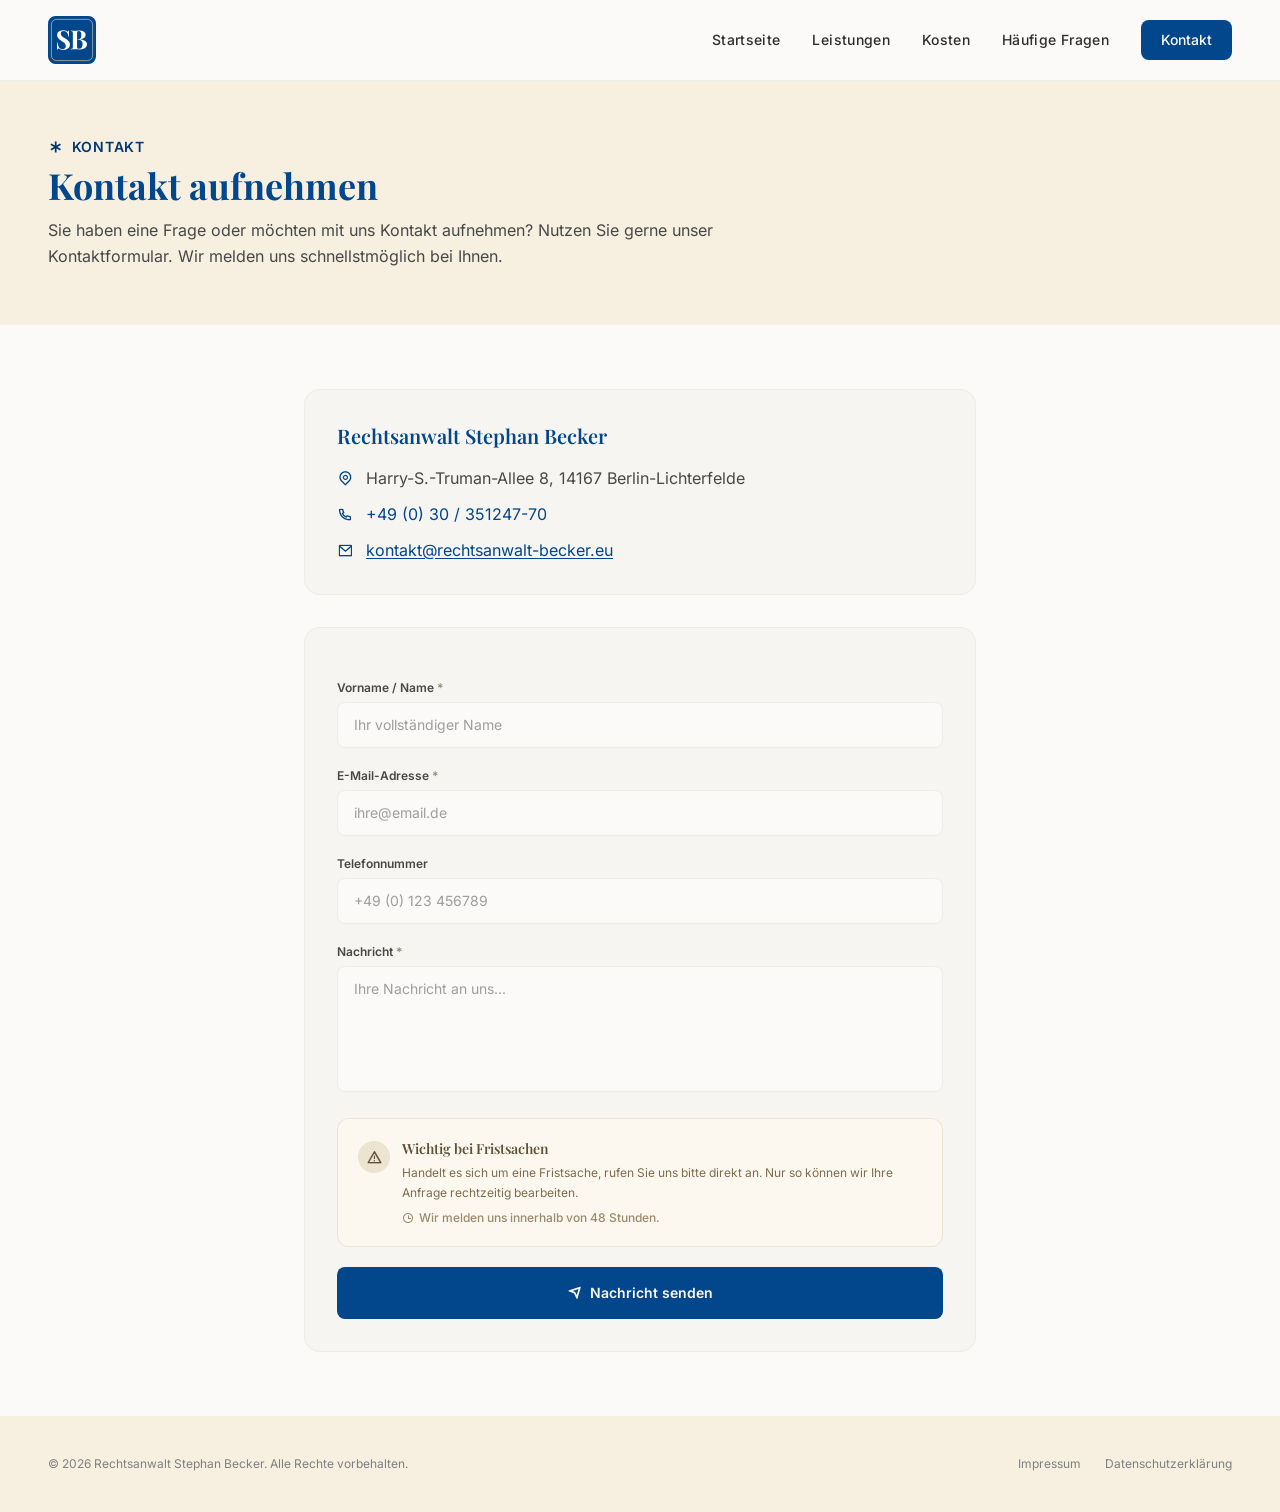
<file: kontakt/index.html>
<!DOCTYPE html>
<html lang="de">
<head>
<meta charset="UTF-8">
<meta name="viewport" content="width=device-width, initial-scale=1.0">
<title>Kontakt – Rechtsanwalt Stephan Becker, Berlin</title>
<meta name="description" content="Kontakt zu Rechtsanwalt Stephan Becker, Harry-S.-Truman-Allee 8, 14167 Berlin-Lichterfelde. Telefon +49 (0) 30 / 351247-70, E-Mail kontakt@rechtsanwalt-becker.eu oder Kontaktformular.">
<meta name="robots" content="index, follow, max-image-preview:large">
<link rel="canonical" href="https://rechtsanwalt-becker.eu/kontakt">
<meta name="theme-color" content="#02468b">
<link rel="icon" href="/favicon.ico" sizes="48x48">
<link rel="icon" href="/favicon.svg" type="image/svg+xml">
<link rel="apple-touch-icon" href="/apple-touch-icon.png">
<link rel="manifest" href="/site.webmanifest">
<meta property="og:type" content="website">
<meta property="og:locale" content="de_DE">
<meta property="og:site_name" content="Rechtsanwalt Stephan Becker">
<meta property="og:title" content="Kontakt – Rechtsanwalt Stephan Becker, Berlin">
<meta property="og:description" content="Kontakt zu Rechtsanwalt Stephan Becker, Harry-S.-Truman-Allee 8, 14167 Berlin-Lichterfelde. Telefon +49 (0) 30 / 351247-70, E-Mail kontakt@rechtsanwalt-becker.eu oder Kontaktformular.">
<meta property="og:url" content="https://rechtsanwalt-becker.eu/kontakt">
<meta property="og:image" content="https://rechtsanwalt-becker.eu/og-image.jpg">
<meta property="og:image:width" content="1200">
<meta property="og:image:height" content="630">
<meta property="og:image:alt" content="Rechtsanwalt Stephan Becker mit seinem Kanzleiteam">
<meta name="twitter:card" content="summary_large_image">
<meta name="twitter:title" content="Kontakt – Rechtsanwalt Stephan Becker, Berlin">
<meta name="twitter:description" content="Kontakt zu Rechtsanwalt Stephan Becker, Harry-S.-Truman-Allee 8, 14167 Berlin-Lichterfelde. Telefon +49 (0) 30 / 351247-70, E-Mail kontakt@rechtsanwalt-becker.eu oder Kontaktformular.">
<meta name="twitter:image" content="https://rechtsanwalt-becker.eu/og-image.jpg">
<link rel="preload" href="/assets/fonts/playfair-display-latin-700-normal.woff2" as="font" type="font/woff2" crossorigin>
<link rel="preload" href="/assets/fonts/inter-latin-400-normal.woff2" as="font" type="font/woff2" crossorigin>
<link rel="stylesheet" href="/assets/app.css?v=39582a5b">
<link rel="stylesheet" href="/assets/icons.css?v=21158175">
<link rel="stylesheet" href="/assets/site.css?v=135ac4dc">
<script type="application/ld+json">
{
 "@context": "https://schema.org",
 "@graph": [
  {
   "@type": "Attorney",
   "@id": "https://rechtsanwalt-becker.eu/#kanzlei",
   "name": "Rechtsanwalt Stephan Becker",
   "alternateName": "Kanzlei Stephan Becker",
   "url": "https://rechtsanwalt-becker.eu/",
   "logo": "https://rechtsanwalt-becker.eu/icon-512.png",
   "image": "https://rechtsanwalt-becker.eu/og-image.jpg",
   "description": "Rechtsanwalt Stephan Becker in Berlin-Lichterfelde – Fachanwalt für Arbeitsrecht, Fachanwalt für Verkehrsrecht und Datenschutzbeauftragter (TÜV).",
   "telephone": "+49 30 35124770",
   "faxNumber": "+49 30 35124771",
   "email": "kontakt@rechtsanwalt-becker.eu",
   "address": {
    "@type": "PostalAddress",
    "streetAddress": "Harry-S.-Truman-Allee 8",
    "postalCode": "14167",
    "addressLocality": "Berlin",
    "addressRegion": "Berlin",
    "addressCountry": "DE"
   },
   "areaServed": {
    "@type": "City",
    "name": "Berlin"
   },
   "knowsAbout": [
    "Arbeitsrecht",
    "Kündigungsschutzklage",
    "Verkehrsrecht",
    "Verkehrsunfall",
    "Bußgeldverfahren",
    "Datenschutz"
   ],
   "founder": {
    "@id": "https://rechtsanwalt-becker.eu/#stephan-becker"
   },
   "employee": {
    "@id": "https://rechtsanwalt-becker.eu/#stephan-becker"
   }
  },
  {
   "@type": "Person",
   "@id": "https://rechtsanwalt-becker.eu/#stephan-becker",
   "name": "Stephan Becker",
   "jobTitle": "Rechtsanwalt, Fachanwalt für Arbeitsrecht, Fachanwalt für Verkehrsrecht",
   "image": "https://rechtsanwalt-becker.eu/assets/img/stephan-becker.jpg",
   "worksFor": {
    "@id": "https://rechtsanwalt-becker.eu/#kanzlei"
   },
   "hasCredential": [
    {
     "@type": "EducationalOccupationalCredential",
     "credentialCategory": "Fachanwaltstitel",
     "name": "Fachanwalt für Arbeitsrecht"
    },
    {
     "@type": "EducationalOccupationalCredential",
     "credentialCategory": "Fachanwaltstitel",
     "name": "Fachanwalt für Verkehrsrecht"
    },
    {
     "@type": "EducationalOccupationalCredential",
     "credentialCategory": "Zertifikat",
     "name": "Datenschutzbeauftragter (TÜV)"
    }
   ]
  },
  {
   "@type": "WebSite",
   "@id": "https://rechtsanwalt-becker.eu/#website",
   "url": "https://rechtsanwalt-becker.eu/",
   "name": "Rechtsanwalt Stephan Becker",
   "inLanguage": "de-DE",
   "publisher": {
    "@id": "https://rechtsanwalt-becker.eu/#kanzlei"
   }
  },
  {
   "@type": "ContactPage",
   "@id": "https://rechtsanwalt-becker.eu/kontakt#webpage",
   "url": "https://rechtsanwalt-becker.eu/kontakt",
   "name": "Kontakt – Rechtsanwalt Stephan Becker, Berlin",
   "description": "Kontakt zu Rechtsanwalt Stephan Becker, Harry-S.-Truman-Allee 8, 14167 Berlin-Lichterfelde. Telefon +49 (0) 30 / 351247-70, E-Mail kontakt@rechtsanwalt-becker.eu oder Kontaktformular.",
   "inLanguage": "de-DE",
   "isPartOf": {
    "@id": "https://rechtsanwalt-becker.eu/#website"
   },
   "about": {
    "@id": "https://rechtsanwalt-becker.eu/#kanzlei"
   },
   "breadcrumb": {
    "@id": "https://rechtsanwalt-becker.eu/kontakt#breadcrumb"
   }
  },
  {
   "@type": "BreadcrumbList",
   "@id": "https://rechtsanwalt-becker.eu/kontakt#breadcrumb",
   "itemListElement": [
    {
     "@type": "ListItem",
     "position": 1,
     "name": "Startseite",
     "item": "https://rechtsanwalt-becker.eu/"
    },
    {
     "@type": "ListItem",
     "position": 2,
     "name": "Kontakt",
     "item": "https://rechtsanwalt-becker.eu/kontakt"
    }
   ]
  }
 ]
}
</script>
<script src="/assets/site.js?v=071f2555" defer></script>
</head>
<body>
<a class="skip-link" href="#inhalt">Zum Inhalt springen</a>
<div class="min-h-screen bg-background-50">
<header class="bg-background-50/95 backdrop-blur-md border-b border-background-200/70 sticky top-0 z-50">
<div class="w-full px-4 md:px-8 lg:px-12"><div class="flex items-center justify-between h-16 md:h-20">
<a class="logo-sb" href="/" aria-label="Rechtsanwalt Stephan Becker – zur Startseite"><svg width="48" height="48" aria-hidden="true" focusable="false" xmlns="http://www.w3.org/2000/svg" viewBox="0 0 64 64"><rect width="64" height="64" rx="10" fill="#02468b"/><rect x="4.5" y="4.5" width="55" height="55" rx="7" fill="none" stroke="#c8b99a" stroke-width="1"/><g transform="translate(10.05 44.50) scale(0.03537 -0.03537)" fill="#fff"><path d="M284 721Q343 721 375.0 708.5Q407 696 430 682Q442 675 449.5 671.5Q457 668 464 668Q474 668 478.5 679.0Q483 690 486 712H509Q508 693 506.5 666.5Q505 640 504.5 597.0Q504 554 504 484H481Q477 536 457.0 585.0Q437 634 400.5 665.5Q364 697 311 697Q263 697 232.0 670.0Q201 643 201 595Q201 555 221.0 526.5Q241 498 279.5 471.0Q318 444 373 406Q421 375 459.0 344.0Q497 313 520.0 274.0Q543 235 543 181Q543 115 508.5 72.0Q474 29 418.0 7.5Q362 -14 295 -14Q233 -14 196.0 -2.0Q159 10 134 23Q112 37 100 37Q90 37 85.5 26.0Q81 15 78 -7H55Q57 17 57.5 49.0Q58 81 58.5 132.5Q59 184 59 263H82Q86 197 104.5 139.5Q123 82 161.5 47.0Q200 12 264 12Q299 12 326.5 24.5Q354 37 371.0 62.0Q388 87 388 124Q388 166 368.5 197.0Q349 228 315.5 255.0Q282 282 238 310Q191 341 150.0 372.0Q109 403 84.5 443.0Q60 483 60 538Q60 601 91.5 641.5Q123 682 174.5 701.5Q226 721 284 721Z"/><path transform="translate(544 0)" d="M34 708Q60 707 102.0 706.0Q144 705 186 705Q234 705 279.0 706.0Q324 707 343 707Q467 707 528.5 663.0Q590 619 590 550Q590 515 569.0 479.0Q548 443 504.0 415.0Q460 387 390 374V372Q484 365 539.0 338.0Q594 311 618.0 273.0Q642 235 642 194Q642 131 609.0 88.0Q576 45 514.0 22.5Q452 0 366 0Q342 0 297.0 1.5Q252 3 188 3Q144 3 102.0 2.5Q60 2 34 0V20Q66 22 82.0 28.0Q98 34 103.5 52.0Q109 70 109 106V602Q109 639 103.5 656.5Q98 674 81.5 680.5Q65 687 34 688ZM330 688Q291 688 279.5 671.0Q268 654 268 602V106Q268 71 273.5 53.0Q279 35 293.5 29.0Q308 23 337 23Q409 23 442.5 68.5Q476 114 476 198Q476 275 437.5 317.0Q399 359 310 359H225Q225 359 225.0 367.5Q225 376 225 376H311Q358 376 383.0 398.5Q408 421 418.0 458.5Q428 496 428 539Q428 613 405.0 650.5Q382 688 330 688Z"/></g></svg></a>
<nav class="hidden md:flex items-center gap-8" aria-label="Hauptnavigation"><a class="font-label text-sm font-medium tracking-wide transition-colors duration-300 whitespace-nowrap hover:text-primary-500 relative group text-foreground-800" href="/">Startseite<span class="absolute -bottom-1 left-0 w-0 h-0.5 bg-primary-500 rounded-full group-hover:w-full transition-all duration-300"></span></a><a class="font-label text-sm font-medium tracking-wide transition-colors duration-300 whitespace-nowrap hover:text-primary-500 relative group text-foreground-800" href="/leistungen">Leistungen<span class="absolute -bottom-1 left-0 w-0 h-0.5 bg-primary-500 rounded-full group-hover:w-full transition-all duration-300"></span></a><a class="font-label text-sm font-medium tracking-wide transition-colors duration-300 whitespace-nowrap hover:text-primary-500 relative group text-foreground-800" href="/kosten">Kosten<span class="absolute -bottom-1 left-0 w-0 h-0.5 bg-primary-500 rounded-full group-hover:w-full transition-all duration-300"></span></a><a class="font-label text-sm font-medium tracking-wide transition-colors duration-300 whitespace-nowrap hover:text-primary-500 relative group text-foreground-800" href="/haeufige-fragen">Häufige Fragen<span class="absolute -bottom-1 left-0 w-0 h-0.5 bg-primary-500 rounded-full group-hover:w-full transition-all duration-300"></span></a><a class="font-label text-sm font-medium px-5 py-2.5 rounded-lg transition-all duration-300 whitespace-nowrap bg-primary-500 text-background-50 hover:bg-primary-600" href="/kontakt" aria-current="page">Kontakt</a></nav>
<button type="button" class="md:hidden w-10 h-10 flex items-center justify-center" aria-label="Menü öffnen" aria-expanded="false" aria-controls="mobile-menu" data-menu-toggle><i class="ri-menu-3-line text-xl transition-colors text-foreground-800" aria-hidden="true"></i></button>
</div></div>
<div class="md:hidden" id="mobile-menu" hidden><div class="bg-background-50 backdrop-blur-md border-t border-background-200/70 px-4 py-6 space-y-4"><a class="block font-label text-base font-medium text-foreground-800 hover:text-primary-500 transition-colors" href="/">Startseite</a><a class="block font-label text-base font-medium text-foreground-800 hover:text-primary-500 transition-colors" href="/leistungen">Leistungen</a><a class="block font-label text-base font-medium text-foreground-800 hover:text-primary-500 transition-colors" href="/kosten">Kosten</a><a class="block font-label text-base font-medium text-foreground-800 hover:text-primary-500 transition-colors" href="/haeufige-fragen">Häufige Fragen</a><a class="inline-block font-label text-sm font-medium px-5 py-2.5 rounded-lg bg-primary-500 text-background-50 hover:bg-primary-600 transition-all whitespace-nowrap" href="/kontakt">Kontakt</a></div></div>
</header>
<main id="inhalt">
<section class="bg-accent-100 py-12 md:py-14"><div class="w-full px-4 md:px-8 lg:px-12"><div><span class="font-label text-sm font-semibold tracking-wider text-primary-600 uppercase mb-2 block"><i class="ri-asterisk mr-2"></i>Kontakt</span><h1 class="font-heading text-2xl md:text-4xl font-bold text-primary-500 leading-tight">Kontakt aufnehmen</h1><p class="font-body text-base text-foreground-700 mt-3 max-w-2xl leading-relaxed">Sie haben eine Frage oder möchten mit uns Kontakt aufnehmen? Nutzen Sie gerne unser Kontaktformular. Wir melden uns schnellstmöglich bei Ihnen.</p></div></div></section><section class="py-12 md:py-16"><div class="w-full px-4 md:px-8 lg:px-12"><div class="max-w-2xl mx-auto"><div class="max-w-2xl mx-auto mb-8 bg-background-100 rounded-2xl p-6 md:p-8 border border-background-200/70">
<h2 class="font-heading text-xl font-semibold text-primary-500 mb-4">Rechtsanwalt Stephan Becker</h2>
<div class="space-y-3 text-sm md:text-base text-foreground-700">
<div class="flex items-center gap-3"><i aria-hidden="true" class="ri-map-pin-line text-primary-500"></i><span>Harry-S.-Truman-Allee 8, 14167 Berlin-Lichterfelde</span></div>
<div class="flex items-center gap-3"><i aria-hidden="true" class="ri-phone-line text-primary-500"></i><a class="text-primary-500 hover:text-primary-700 transition-colors" href="tel:+493035124770">+49 (0) 30 / 351247-70</a></div>
<div class="flex items-center gap-3"><i aria-hidden="true" class="ri-mail-line text-primary-500"></i><a class="text-primary-500 hover:text-primary-700 transition-colors underline underline-offset-2" href="mailto:kontakt@rechtsanwalt-becker.eu">kontakt@rechtsanwalt-becker.eu</a></div>
</div></div><form action="https://readdy.ai/api/form/d9u6i3dca23r0tr1ardg" class="bg-background-100 rounded-2xl p-6 md:p-8 border border-background-200/70 space-y-5" data-contact-form="" method="post"><div class="nq7x-k9m2-verify"><input aria-hidden="true" autocomplete="off" name="phone_alt" readonly="" tabindex="-1" type="text"/></div><div><label class="font-label text-xs font-semibold text-foreground-700 mb-1.5 block" for="gk_name">Vorname / Name <span class="text-accent-600">*</span></label><input class="w-full px-4 py-3 rounded-lg bg-background-50 border border-background-200/70 text-sm font-body text-foreground-800 placeholder:text-foreground-400 focus:outline-none focus:border-primary-400 focus:ring-2 focus:ring-primary-100 transition-all" id="gk_name" name="name" placeholder="Ihr vollständiger Name" required="" type="text"/></div><div><label class="font-label text-xs font-semibold text-foreground-700 mb-1.5 block" for="gk_email">E-Mail-Adresse <span class="text-accent-600">*</span></label><input class="w-full px-4 py-3 rounded-lg bg-background-50 border border-background-200/70 text-sm font-body text-foreground-800 placeholder:text-foreground-400 focus:outline-none focus:border-primary-400 focus:ring-2 focus:ring-primary-100 transition-all" id="gk_email" name="email" placeholder="ihre@email.de" required="" type="email"/></div><div><label class="font-label text-xs font-semibold text-foreground-700 mb-1.5 block" for="gk_phone">Telefonnummer</label><input class="w-full px-4 py-3 rounded-lg bg-background-50 border border-background-200/70 text-sm font-body text-foreground-800 placeholder:text-foreground-400 focus:outline-none focus:border-primary-400 focus:ring-2 focus:ring-primary-100 transition-all" id="gk_phone" name="phone" placeholder="+49 (0) 123 456789" type="tel"/></div><div><label class="font-label text-xs font-semibold text-foreground-700 mb-1.5 block" for="gk_message">Nachricht <span class="text-accent-600">*</span></label><textarea class="w-full px-4 py-3 rounded-lg bg-background-50 border border-background-200/70 text-sm font-body text-foreground-800 placeholder:text-foreground-400 focus:outline-none focus:border-primary-400 focus:ring-2 focus:ring-primary-100 transition-all resize-none" id="gk_message" maxlength="500" name="message" placeholder="Ihre Nachricht an uns..." required="" rows="5"></textarea></div><div class="bg-accent-50 border border-accent-200/70 rounded-xl p-4 md:p-5"><div class="flex items-start gap-3"><div class="w-8 h-8 flex-shrink-0 flex items-center justify-center rounded-full bg-accent-200/80 text-accent-800 mt-0.5"><i class="ri-alert-line"></i></div><div><h4 class="font-heading text-sm font-semibold text-accent-800 mb-1">Wichtig bei Fristsachen</h4><p class="font-body text-xs text-accent-700 leading-relaxed mb-2">Handelt es sich um eine Fristsache, rufen Sie uns bitte direkt an. Nur so können wir Ihre Anfrage rechtzeitig bearbeiten.</p><p class="font-label text-xs font-medium text-accent-600"><i class="ri-time-line mr-1"></i>Wir melden uns innerhalb von 48 Stunden.</p></div></div></div><button class="w-full font-label text-sm font-semibold px-6 py-4 rounded-lg bg-primary-500 text-background-50 hover:bg-primary-600 disabled:opacity-60 disabled:cursor-not-allowed transition-all duration-300 flex items-center justify-center gap-2 whitespace-nowrap" tabindex="0" type="submit"><i class="ri-send-plane-line"></i>Nachricht senden</button></form></div></div></section>
</main>
<footer class="bg-accent-100 text-foreground-900 overflow-hidden"><div class="w-full px-4 md:px-8 lg:px-12 py-8 md:py-10"><div class="flex flex-col sm:flex-row justify-between items-center gap-4"><p class="text-xs text-foreground-500">© 2026 Rechtsanwalt Stephan Becker. Alle Rechte vorbehalten.</p><div class="flex items-center gap-6 text-xs text-foreground-500"><a class="hover:text-primary-600 transition-colors" href="/impressum">Impressum</a><a class="hover:text-primary-600 transition-colors" href="/datenschutz">Datenschutzerklärung</a></div></div></div></footer>
</div>
</body>
</html>
</file>
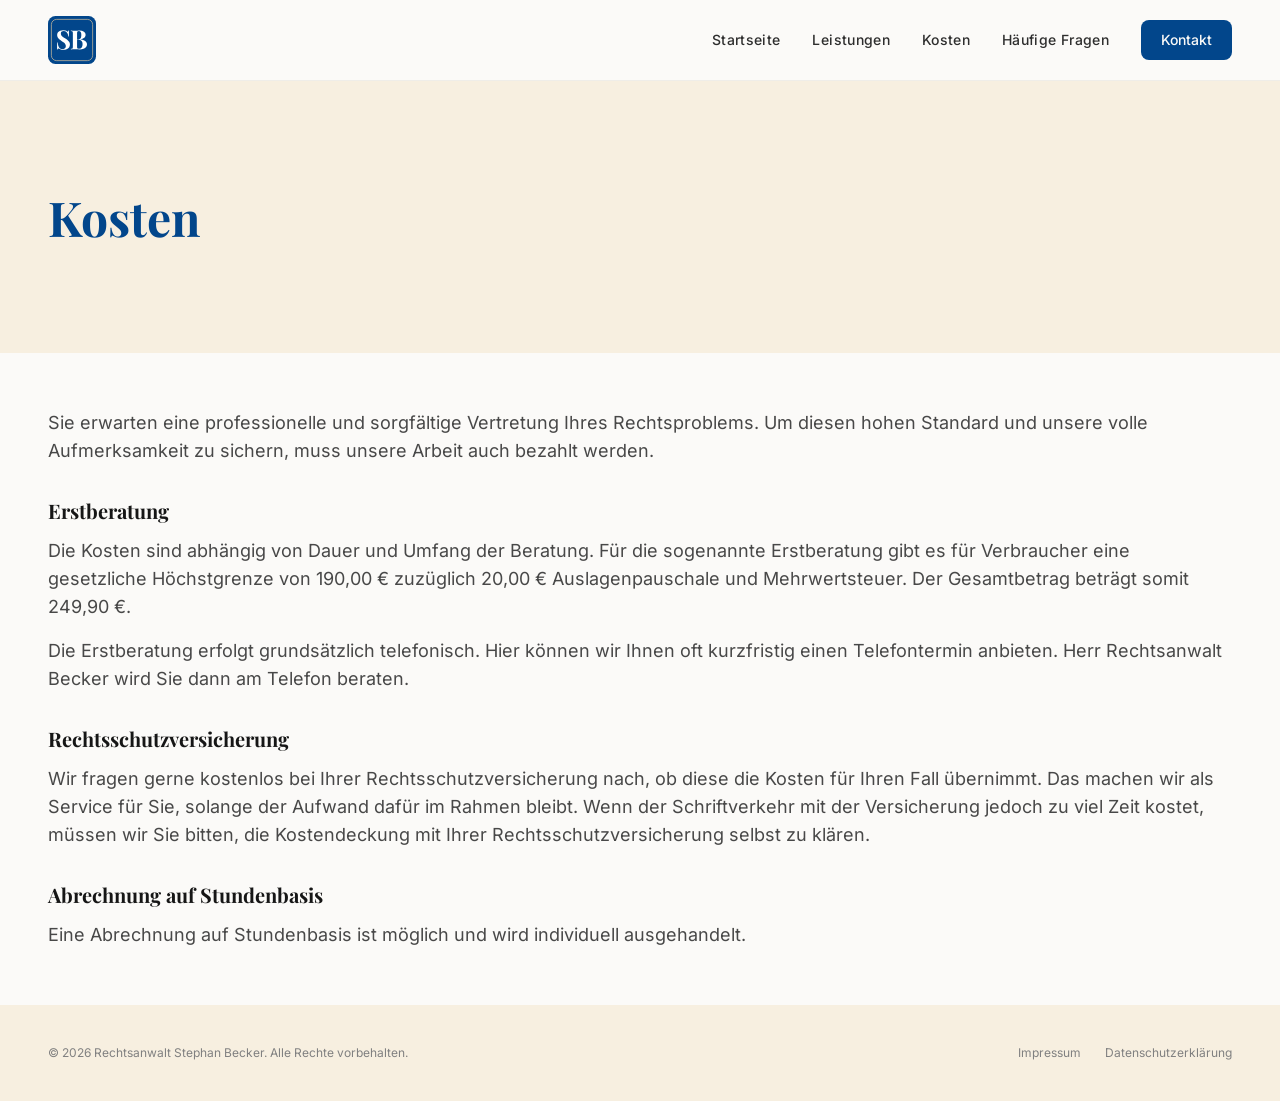
<file: kosten/index.html>
<!DOCTYPE html>
<html lang="de">
<head>
<meta charset="UTF-8">
<meta name="viewport" content="width=device-width, initial-scale=1.0">
<title>Kosten – Rechtsanwalt Stephan Becker, Berlin</title>
<meta name="description" content="Kosten bei Rechtsanwalt Stephan Becker in Berlin: Erstberatung für Verbraucher (insgesamt 249,90 €), Kostenanfrage bei der Rechtsschutzversicherung und Abrechnung auf Stundenbasis.">
<meta name="robots" content="index, follow, max-image-preview:large">
<link rel="canonical" href="https://rechtsanwalt-becker.eu/kosten">
<meta name="theme-color" content="#02468b">
<link rel="icon" href="/favicon.ico" sizes="48x48">
<link rel="icon" href="/favicon.svg" type="image/svg+xml">
<link rel="apple-touch-icon" href="/apple-touch-icon.png">
<link rel="manifest" href="/site.webmanifest">
<meta property="og:type" content="website">
<meta property="og:locale" content="de_DE">
<meta property="og:site_name" content="Rechtsanwalt Stephan Becker">
<meta property="og:title" content="Kosten – Rechtsanwalt Stephan Becker, Berlin">
<meta property="og:description" content="Kosten bei Rechtsanwalt Stephan Becker in Berlin: Erstberatung für Verbraucher (insgesamt 249,90 €), Kostenanfrage bei der Rechtsschutzversicherung und Abrechnung auf Stundenbasis.">
<meta property="og:url" content="https://rechtsanwalt-becker.eu/kosten">
<meta property="og:image" content="https://rechtsanwalt-becker.eu/og-image.jpg">
<meta property="og:image:width" content="1200">
<meta property="og:image:height" content="630">
<meta property="og:image:alt" content="Rechtsanwalt Stephan Becker mit seinem Kanzleiteam">
<meta name="twitter:card" content="summary_large_image">
<meta name="twitter:title" content="Kosten – Rechtsanwalt Stephan Becker, Berlin">
<meta name="twitter:description" content="Kosten bei Rechtsanwalt Stephan Becker in Berlin: Erstberatung für Verbraucher (insgesamt 249,90 €), Kostenanfrage bei der Rechtsschutzversicherung und Abrechnung auf Stundenbasis.">
<meta name="twitter:image" content="https://rechtsanwalt-becker.eu/og-image.jpg">
<link rel="preload" href="/assets/fonts/playfair-display-latin-700-normal.woff2" as="font" type="font/woff2" crossorigin>
<link rel="preload" href="/assets/fonts/inter-latin-400-normal.woff2" as="font" type="font/woff2" crossorigin>
<link rel="stylesheet" href="/assets/app.css?v=39582a5b">
<link rel="stylesheet" href="/assets/icons.css?v=21158175">
<link rel="stylesheet" href="/assets/site.css?v=135ac4dc">
<script type="application/ld+json">
{
 "@context": "https://schema.org",
 "@graph": [
  {
   "@type": "Attorney",
   "@id": "https://rechtsanwalt-becker.eu/#kanzlei",
   "name": "Rechtsanwalt Stephan Becker",
   "alternateName": "Kanzlei Stephan Becker",
   "url": "https://rechtsanwalt-becker.eu/",
   "logo": "https://rechtsanwalt-becker.eu/icon-512.png",
   "image": "https://rechtsanwalt-becker.eu/og-image.jpg",
   "description": "Rechtsanwalt Stephan Becker in Berlin-Lichterfelde – Fachanwalt für Arbeitsrecht, Fachanwalt für Verkehrsrecht und Datenschutzbeauftragter (TÜV).",
   "telephone": "+49 30 35124770",
   "faxNumber": "+49 30 35124771",
   "email": "kontakt@rechtsanwalt-becker.eu",
   "address": {
    "@type": "PostalAddress",
    "streetAddress": "Harry-S.-Truman-Allee 8",
    "postalCode": "14167",
    "addressLocality": "Berlin",
    "addressRegion": "Berlin",
    "addressCountry": "DE"
   },
   "areaServed": {
    "@type": "City",
    "name": "Berlin"
   },
   "knowsAbout": [
    "Arbeitsrecht",
    "Kündigungsschutzklage",
    "Verkehrsrecht",
    "Verkehrsunfall",
    "Bußgeldverfahren",
    "Datenschutz"
   ],
   "founder": {
    "@id": "https://rechtsanwalt-becker.eu/#stephan-becker"
   },
   "employee": {
    "@id": "https://rechtsanwalt-becker.eu/#stephan-becker"
   }
  },
  {
   "@type": "Person",
   "@id": "https://rechtsanwalt-becker.eu/#stephan-becker",
   "name": "Stephan Becker",
   "jobTitle": "Rechtsanwalt, Fachanwalt für Arbeitsrecht, Fachanwalt für Verkehrsrecht",
   "image": "https://rechtsanwalt-becker.eu/assets/img/stephan-becker.jpg",
   "worksFor": {
    "@id": "https://rechtsanwalt-becker.eu/#kanzlei"
   },
   "hasCredential": [
    {
     "@type": "EducationalOccupationalCredential",
     "credentialCategory": "Fachanwaltstitel",
     "name": "Fachanwalt für Arbeitsrecht"
    },
    {
     "@type": "EducationalOccupationalCredential",
     "credentialCategory": "Fachanwaltstitel",
     "name": "Fachanwalt für Verkehrsrecht"
    },
    {
     "@type": "EducationalOccupationalCredential",
     "credentialCategory": "Zertifikat",
     "name": "Datenschutzbeauftragter (TÜV)"
    }
   ]
  },
  {
   "@type": "WebSite",
   "@id": "https://rechtsanwalt-becker.eu/#website",
   "url": "https://rechtsanwalt-becker.eu/",
   "name": "Rechtsanwalt Stephan Becker",
   "inLanguage": "de-DE",
   "publisher": {
    "@id": "https://rechtsanwalt-becker.eu/#kanzlei"
   }
  },
  {
   "@type": "WebPage",
   "@id": "https://rechtsanwalt-becker.eu/kosten#webpage",
   "url": "https://rechtsanwalt-becker.eu/kosten",
   "name": "Kosten – Rechtsanwalt Stephan Becker, Berlin",
   "description": "Kosten bei Rechtsanwalt Stephan Becker in Berlin: Erstberatung für Verbraucher (insgesamt 249,90 €), Kostenanfrage bei der Rechtsschutzversicherung und Abrechnung auf Stundenbasis.",
   "inLanguage": "de-DE",
   "isPartOf": {
    "@id": "https://rechtsanwalt-becker.eu/#website"
   },
   "about": {
    "@id": "https://rechtsanwalt-becker.eu/#kanzlei"
   },
   "breadcrumb": {
    "@id": "https://rechtsanwalt-becker.eu/kosten#breadcrumb"
   }
  },
  {
   "@type": "BreadcrumbList",
   "@id": "https://rechtsanwalt-becker.eu/kosten#breadcrumb",
   "itemListElement": [
    {
     "@type": "ListItem",
     "position": 1,
     "name": "Startseite",
     "item": "https://rechtsanwalt-becker.eu/"
    },
    {
     "@type": "ListItem",
     "position": 2,
     "name": "Kosten",
     "item": "https://rechtsanwalt-becker.eu/kosten"
    }
   ]
  }
 ]
}
</script>
<script src="/assets/site.js?v=071f2555" defer></script>
</head>
<body>
<a class="skip-link" href="#inhalt">Zum Inhalt springen</a>
<div class="min-h-screen bg-background-50">
<header class="bg-background-50/95 backdrop-blur-md border-b border-background-200/70 sticky top-0 z-50">
<div class="w-full px-4 md:px-8 lg:px-12"><div class="flex items-center justify-between h-16 md:h-20">
<a class="logo-sb" href="/" aria-label="Rechtsanwalt Stephan Becker – zur Startseite"><svg width="48" height="48" aria-hidden="true" focusable="false" xmlns="http://www.w3.org/2000/svg" viewBox="0 0 64 64"><rect width="64" height="64" rx="10" fill="#02468b"/><rect x="4.5" y="4.5" width="55" height="55" rx="7" fill="none" stroke="#c8b99a" stroke-width="1"/><g transform="translate(10.05 44.50) scale(0.03537 -0.03537)" fill="#fff"><path d="M284 721Q343 721 375.0 708.5Q407 696 430 682Q442 675 449.5 671.5Q457 668 464 668Q474 668 478.5 679.0Q483 690 486 712H509Q508 693 506.5 666.5Q505 640 504.5 597.0Q504 554 504 484H481Q477 536 457.0 585.0Q437 634 400.5 665.5Q364 697 311 697Q263 697 232.0 670.0Q201 643 201 595Q201 555 221.0 526.5Q241 498 279.5 471.0Q318 444 373 406Q421 375 459.0 344.0Q497 313 520.0 274.0Q543 235 543 181Q543 115 508.5 72.0Q474 29 418.0 7.5Q362 -14 295 -14Q233 -14 196.0 -2.0Q159 10 134 23Q112 37 100 37Q90 37 85.5 26.0Q81 15 78 -7H55Q57 17 57.5 49.0Q58 81 58.5 132.5Q59 184 59 263H82Q86 197 104.5 139.5Q123 82 161.5 47.0Q200 12 264 12Q299 12 326.5 24.5Q354 37 371.0 62.0Q388 87 388 124Q388 166 368.5 197.0Q349 228 315.5 255.0Q282 282 238 310Q191 341 150.0 372.0Q109 403 84.5 443.0Q60 483 60 538Q60 601 91.5 641.5Q123 682 174.5 701.5Q226 721 284 721Z"/><path transform="translate(544 0)" d="M34 708Q60 707 102.0 706.0Q144 705 186 705Q234 705 279.0 706.0Q324 707 343 707Q467 707 528.5 663.0Q590 619 590 550Q590 515 569.0 479.0Q548 443 504.0 415.0Q460 387 390 374V372Q484 365 539.0 338.0Q594 311 618.0 273.0Q642 235 642 194Q642 131 609.0 88.0Q576 45 514.0 22.5Q452 0 366 0Q342 0 297.0 1.5Q252 3 188 3Q144 3 102.0 2.5Q60 2 34 0V20Q66 22 82.0 28.0Q98 34 103.5 52.0Q109 70 109 106V602Q109 639 103.5 656.5Q98 674 81.5 680.5Q65 687 34 688ZM330 688Q291 688 279.5 671.0Q268 654 268 602V106Q268 71 273.5 53.0Q279 35 293.5 29.0Q308 23 337 23Q409 23 442.5 68.5Q476 114 476 198Q476 275 437.5 317.0Q399 359 310 359H225Q225 359 225.0 367.5Q225 376 225 376H311Q358 376 383.0 398.5Q408 421 418.0 458.5Q428 496 428 539Q428 613 405.0 650.5Q382 688 330 688Z"/></g></svg></a>
<nav class="hidden md:flex items-center gap-8" aria-label="Hauptnavigation"><a class="font-label text-sm font-medium tracking-wide transition-colors duration-300 whitespace-nowrap hover:text-primary-500 relative group text-foreground-800" href="/">Startseite<span class="absolute -bottom-1 left-0 w-0 h-0.5 bg-primary-500 rounded-full group-hover:w-full transition-all duration-300"></span></a><a class="font-label text-sm font-medium tracking-wide transition-colors duration-300 whitespace-nowrap hover:text-primary-500 relative group text-foreground-800" href="/leistungen">Leistungen<span class="absolute -bottom-1 left-0 w-0 h-0.5 bg-primary-500 rounded-full group-hover:w-full transition-all duration-300"></span></a><a class="font-label text-sm font-medium tracking-wide transition-colors duration-300 whitespace-nowrap hover:text-primary-500 relative group text-foreground-800" href="/kosten" aria-current="page">Kosten<span class="absolute -bottom-1 left-0 w-0 h-0.5 bg-primary-500 rounded-full group-hover:w-full transition-all duration-300"></span></a><a class="font-label text-sm font-medium tracking-wide transition-colors duration-300 whitespace-nowrap hover:text-primary-500 relative group text-foreground-800" href="/haeufige-fragen">Häufige Fragen<span class="absolute -bottom-1 left-0 w-0 h-0.5 bg-primary-500 rounded-full group-hover:w-full transition-all duration-300"></span></a><a class="font-label text-sm font-medium px-5 py-2.5 rounded-lg transition-all duration-300 whitespace-nowrap bg-primary-500 text-background-50 hover:bg-primary-600" href="/kontakt">Kontakt</a></nav>
<button type="button" class="md:hidden w-10 h-10 flex items-center justify-center" aria-label="Menü öffnen" aria-expanded="false" aria-controls="mobile-menu" data-menu-toggle><i class="ri-menu-3-line text-xl transition-colors text-foreground-800" aria-hidden="true"></i></button>
</div></div>
<div class="md:hidden" id="mobile-menu" hidden><div class="bg-background-50 backdrop-blur-md border-t border-background-200/70 px-4 py-6 space-y-4"><a class="block font-label text-base font-medium text-foreground-800 hover:text-primary-500 transition-colors" href="/">Startseite</a><a class="block font-label text-base font-medium text-foreground-800 hover:text-primary-500 transition-colors" href="/leistungen">Leistungen</a><a class="block font-label text-base font-medium text-foreground-800 hover:text-primary-500 transition-colors" href="/kosten" aria-current="page">Kosten</a><a class="block font-label text-base font-medium text-foreground-800 hover:text-primary-500 transition-colors" href="/haeufige-fragen">Häufige Fragen</a><a class="inline-block font-label text-sm font-medium px-5 py-2.5 rounded-lg bg-primary-500 text-background-50 hover:bg-primary-600 transition-all whitespace-nowrap" href="/kontakt">Kontakt</a></div></div>
</header>
<main id="inhalt">
<section class="relative py-20 md:py-28 overflow-hidden"><div class="absolute inset-0 bg-accent-100"></div><div class="relative z-10 w-full px-4 md:px-8 lg:px-12"><div class="max-w-3xl"><h1 class="font-heading text-3xl md:text-5xl font-bold text-primary-500 leading-tight">Kosten</h1></div></div></section><section class="py-10 md:py-14 bg-background-50"><div class="w-full px-4 md:px-8 lg:px-12"><div class="w-full">
<p class="font-body text-base md:text-lg text-foreground-700 leading-relaxed mb-8">Sie erwarten eine professionelle und sorgfältige Vertretung Ihres Rechtsproblems. Um diesen hohen Standard und unsere volle Aufmerksamkeit zu sichern, muss unsere Arbeit auch bezahlt werden.</p>
<div class="space-y-8">
<div><h2 class="font-heading text-lg md:text-xl font-bold text-foreground-900 mb-3">Erstberatung</h2>
<p class="font-body text-base md:text-lg text-foreground-700 leading-relaxed mb-4">Die Kosten sind abhängig von Dauer und Umfang der Beratung. Für die sogenannte Erstberatung gibt es für Verbraucher eine gesetzliche Höchstgrenze von 190,00&nbsp;€ zuzüglich 20,00&nbsp;€ Auslagenpauschale und Mehrwertsteuer. Der Gesamtbetrag beträgt somit 249,90&nbsp;€.</p>
<p class="font-body text-base md:text-lg text-foreground-700 leading-relaxed">Die Erstberatung erfolgt grundsätzlich telefonisch. Hier können wir Ihnen oft kurzfristig einen Telefontermin anbieten. Herr Rechtsanwalt Becker wird Sie dann am Telefon beraten.</p></div>
<div><h2 class="font-heading text-lg md:text-xl font-bold text-foreground-900 mb-3">Rechtsschutzversicherung</h2>
<p class="font-body text-base md:text-lg text-foreground-700 leading-relaxed">Wir fragen gerne kostenlos bei Ihrer Rechtsschutzversicherung nach, ob diese die Kosten für Ihren Fall übernimmt. Das machen wir als Service für Sie, solange der Aufwand dafür im Rahmen bleibt. Wenn der Schriftverkehr mit der Versicherung jedoch zu viel Zeit kostet, müssen wir Sie bitten, die Kostendeckung mit Ihrer Rechtsschutzversicherung selbst zu klären.</p></div>
<div><h2 class="font-heading text-lg md:text-xl font-bold text-foreground-900 mb-3">Abrechnung auf Stundenbasis</h2>
<p class="font-body text-base md:text-lg text-foreground-700 leading-relaxed">Eine Abrechnung auf Stundenbasis ist möglich und wird individuell ausgehandelt.</p></div>
</div></div></div></section>
</main>
<footer class="bg-accent-100 text-foreground-900 overflow-hidden"><div class="w-full px-4 md:px-8 lg:px-12 py-8 md:py-10"><div class="flex flex-col sm:flex-row justify-between items-center gap-4"><p class="text-xs text-foreground-500">© 2026 Rechtsanwalt Stephan Becker. Alle Rechte vorbehalten.</p><div class="flex items-center gap-6 text-xs text-foreground-500"><a class="hover:text-primary-600 transition-colors" href="/impressum">Impressum</a><a class="hover:text-primary-600 transition-colors" href="/datenschutz">Datenschutzerklärung</a></div></div></div></footer>
</div>
</body>
</html>
</file>
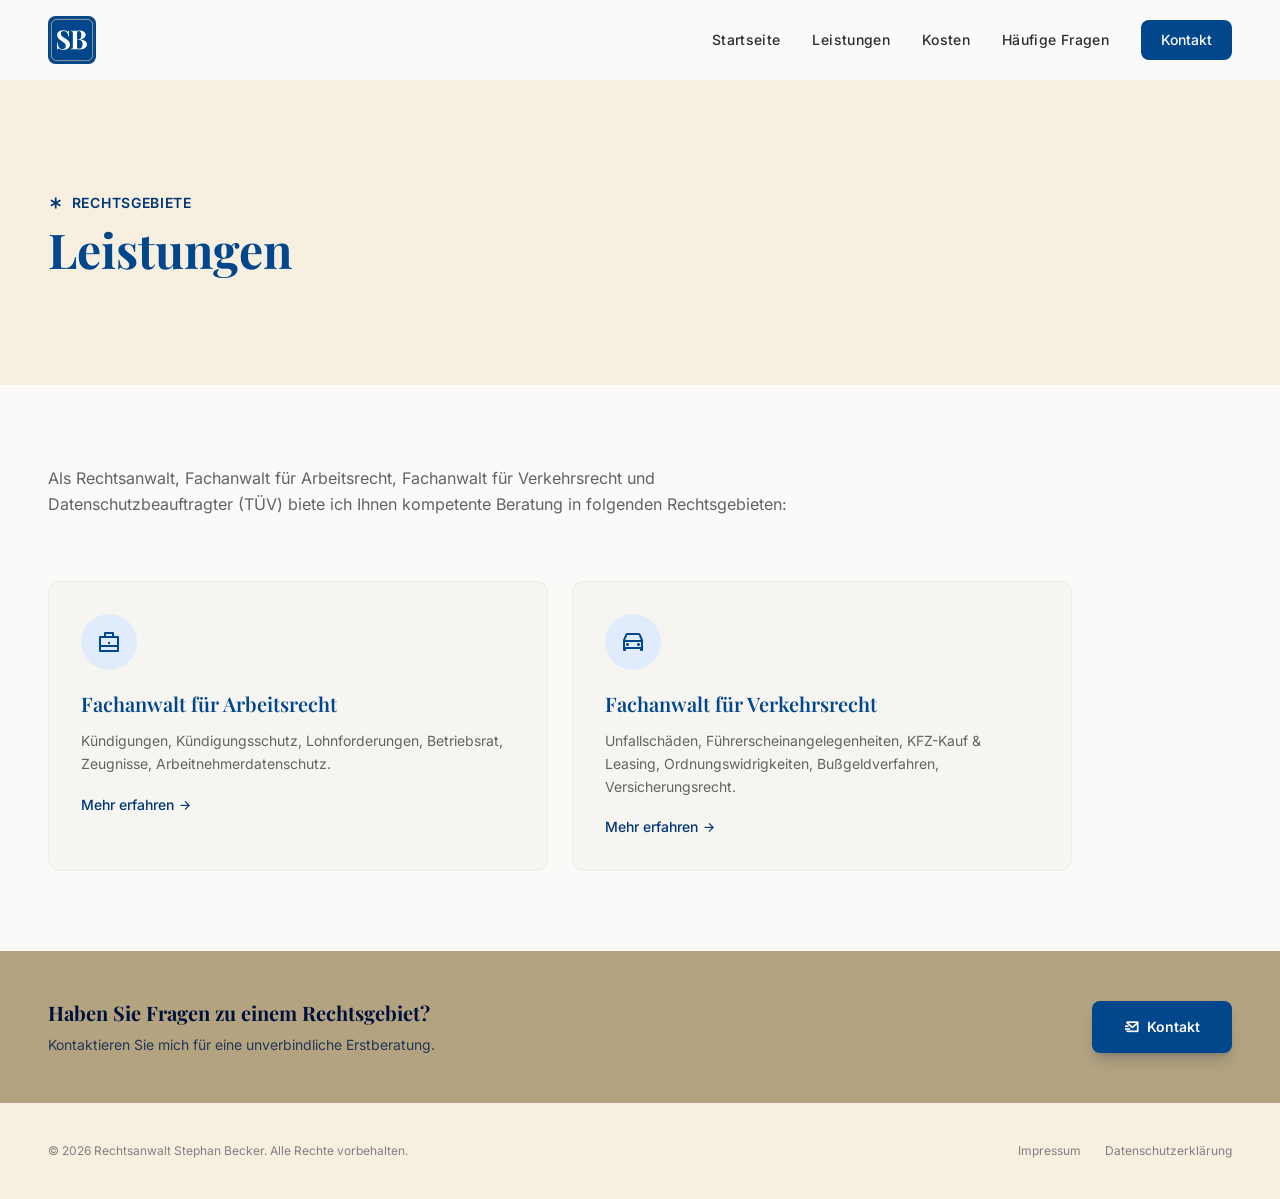
<file: leistungen/index.html>
<!DOCTYPE html>
<html lang="de">
<head>
<meta charset="UTF-8">
<meta name="viewport" content="width=device-width, initial-scale=1.0">
<title>Leistungen – Rechtsanwalt Stephan Becker, Berlin</title>
<meta name="description" content="Leistungen von Rechtsanwalt Stephan Becker in Berlin: Fachanwalt für Arbeitsrecht und Fachanwalt für Verkehrsrecht – Beratung und Vertretung für Arbeitnehmer, Arbeitgeber und Privatpersonen.">
<meta name="robots" content="index, follow, max-image-preview:large">
<link rel="canonical" href="https://rechtsanwalt-becker.eu/leistungen">
<meta name="theme-color" content="#02468b">
<link rel="icon" href="/favicon.ico" sizes="48x48">
<link rel="icon" href="/favicon.svg" type="image/svg+xml">
<link rel="apple-touch-icon" href="/apple-touch-icon.png">
<link rel="manifest" href="/site.webmanifest">
<meta property="og:type" content="website">
<meta property="og:locale" content="de_DE">
<meta property="og:site_name" content="Rechtsanwalt Stephan Becker">
<meta property="og:title" content="Leistungen – Rechtsanwalt Stephan Becker, Berlin">
<meta property="og:description" content="Leistungen von Rechtsanwalt Stephan Becker in Berlin: Fachanwalt für Arbeitsrecht und Fachanwalt für Verkehrsrecht – Beratung und Vertretung für Arbeitnehmer, Arbeitgeber und Privatpersonen.">
<meta property="og:url" content="https://rechtsanwalt-becker.eu/leistungen">
<meta property="og:image" content="https://rechtsanwalt-becker.eu/og-image.jpg">
<meta property="og:image:width" content="1200">
<meta property="og:image:height" content="630">
<meta property="og:image:alt" content="Rechtsanwalt Stephan Becker mit seinem Kanzleiteam">
<meta name="twitter:card" content="summary_large_image">
<meta name="twitter:title" content="Leistungen – Rechtsanwalt Stephan Becker, Berlin">
<meta name="twitter:description" content="Leistungen von Rechtsanwalt Stephan Becker in Berlin: Fachanwalt für Arbeitsrecht und Fachanwalt für Verkehrsrecht – Beratung und Vertretung für Arbeitnehmer, Arbeitgeber und Privatpersonen.">
<meta name="twitter:image" content="https://rechtsanwalt-becker.eu/og-image.jpg">
<link rel="preload" href="/assets/fonts/playfair-display-latin-700-normal.woff2" as="font" type="font/woff2" crossorigin>
<link rel="preload" href="/assets/fonts/inter-latin-400-normal.woff2" as="font" type="font/woff2" crossorigin>
<link rel="stylesheet" href="/assets/app.css?v=39582a5b">
<link rel="stylesheet" href="/assets/icons.css?v=21158175">
<link rel="stylesheet" href="/assets/site.css?v=135ac4dc">
<script type="application/ld+json">
{
 "@context": "https://schema.org",
 "@graph": [
  {
   "@type": "Attorney",
   "@id": "https://rechtsanwalt-becker.eu/#kanzlei",
   "name": "Rechtsanwalt Stephan Becker",
   "alternateName": "Kanzlei Stephan Becker",
   "url": "https://rechtsanwalt-becker.eu/",
   "logo": "https://rechtsanwalt-becker.eu/icon-512.png",
   "image": "https://rechtsanwalt-becker.eu/og-image.jpg",
   "description": "Rechtsanwalt Stephan Becker in Berlin-Lichterfelde – Fachanwalt für Arbeitsrecht, Fachanwalt für Verkehrsrecht und Datenschutzbeauftragter (TÜV).",
   "telephone": "+49 30 35124770",
   "faxNumber": "+49 30 35124771",
   "email": "kontakt@rechtsanwalt-becker.eu",
   "address": {
    "@type": "PostalAddress",
    "streetAddress": "Harry-S.-Truman-Allee 8",
    "postalCode": "14167",
    "addressLocality": "Berlin",
    "addressRegion": "Berlin",
    "addressCountry": "DE"
   },
   "areaServed": {
    "@type": "City",
    "name": "Berlin"
   },
   "knowsAbout": [
    "Arbeitsrecht",
    "Kündigungsschutzklage",
    "Verkehrsrecht",
    "Verkehrsunfall",
    "Bußgeldverfahren",
    "Datenschutz"
   ],
   "founder": {
    "@id": "https://rechtsanwalt-becker.eu/#stephan-becker"
   },
   "employee": {
    "@id": "https://rechtsanwalt-becker.eu/#stephan-becker"
   }
  },
  {
   "@type": "Person",
   "@id": "https://rechtsanwalt-becker.eu/#stephan-becker",
   "name": "Stephan Becker",
   "jobTitle": "Rechtsanwalt, Fachanwalt für Arbeitsrecht, Fachanwalt für Verkehrsrecht",
   "image": "https://rechtsanwalt-becker.eu/assets/img/stephan-becker.jpg",
   "worksFor": {
    "@id": "https://rechtsanwalt-becker.eu/#kanzlei"
   },
   "hasCredential": [
    {
     "@type": "EducationalOccupationalCredential",
     "credentialCategory": "Fachanwaltstitel",
     "name": "Fachanwalt für Arbeitsrecht"
    },
    {
     "@type": "EducationalOccupationalCredential",
     "credentialCategory": "Fachanwaltstitel",
     "name": "Fachanwalt für Verkehrsrecht"
    },
    {
     "@type": "EducationalOccupationalCredential",
     "credentialCategory": "Zertifikat",
     "name": "Datenschutzbeauftragter (TÜV)"
    }
   ]
  },
  {
   "@type": "WebSite",
   "@id": "https://rechtsanwalt-becker.eu/#website",
   "url": "https://rechtsanwalt-becker.eu/",
   "name": "Rechtsanwalt Stephan Becker",
   "inLanguage": "de-DE",
   "publisher": {
    "@id": "https://rechtsanwalt-becker.eu/#kanzlei"
   }
  },
  {
   "@type": "WebPage",
   "@id": "https://rechtsanwalt-becker.eu/leistungen#webpage",
   "url": "https://rechtsanwalt-becker.eu/leistungen",
   "name": "Leistungen – Rechtsanwalt Stephan Becker, Berlin",
   "description": "Leistungen von Rechtsanwalt Stephan Becker in Berlin: Fachanwalt für Arbeitsrecht und Fachanwalt für Verkehrsrecht – Beratung und Vertretung für Arbeitnehmer, Arbeitgeber und Privatpersonen.",
   "inLanguage": "de-DE",
   "isPartOf": {
    "@id": "https://rechtsanwalt-becker.eu/#website"
   },
   "about": {
    "@id": "https://rechtsanwalt-becker.eu/#kanzlei"
   },
   "breadcrumb": {
    "@id": "https://rechtsanwalt-becker.eu/leistungen#breadcrumb"
   }
  },
  {
   "@type": "BreadcrumbList",
   "@id": "https://rechtsanwalt-becker.eu/leistungen#breadcrumb",
   "itemListElement": [
    {
     "@type": "ListItem",
     "position": 1,
     "name": "Startseite",
     "item": "https://rechtsanwalt-becker.eu/"
    },
    {
     "@type": "ListItem",
     "position": 2,
     "name": "Leistungen",
     "item": "https://rechtsanwalt-becker.eu/leistungen"
    }
   ]
  }
 ]
}
</script>
<script src="/assets/site.js?v=071f2555" defer></script>
</head>
<body>
<a class="skip-link" href="#inhalt">Zum Inhalt springen</a>
<div class="min-h-screen bg-background-50">
<header class="bg-background-50/95 backdrop-blur-md border-b border-background-200/70 sticky top-0 z-50">
<div class="w-full px-4 md:px-8 lg:px-12"><div class="flex items-center justify-between h-16 md:h-20">
<a class="logo-sb" href="/" aria-label="Rechtsanwalt Stephan Becker – zur Startseite"><svg width="48" height="48" aria-hidden="true" focusable="false" xmlns="http://www.w3.org/2000/svg" viewBox="0 0 64 64"><rect width="64" height="64" rx="10" fill="#02468b"/><rect x="4.5" y="4.5" width="55" height="55" rx="7" fill="none" stroke="#c8b99a" stroke-width="1"/><g transform="translate(10.05 44.50) scale(0.03537 -0.03537)" fill="#fff"><path d="M284 721Q343 721 375.0 708.5Q407 696 430 682Q442 675 449.5 671.5Q457 668 464 668Q474 668 478.5 679.0Q483 690 486 712H509Q508 693 506.5 666.5Q505 640 504.5 597.0Q504 554 504 484H481Q477 536 457.0 585.0Q437 634 400.5 665.5Q364 697 311 697Q263 697 232.0 670.0Q201 643 201 595Q201 555 221.0 526.5Q241 498 279.5 471.0Q318 444 373 406Q421 375 459.0 344.0Q497 313 520.0 274.0Q543 235 543 181Q543 115 508.5 72.0Q474 29 418.0 7.5Q362 -14 295 -14Q233 -14 196.0 -2.0Q159 10 134 23Q112 37 100 37Q90 37 85.5 26.0Q81 15 78 -7H55Q57 17 57.5 49.0Q58 81 58.5 132.5Q59 184 59 263H82Q86 197 104.5 139.5Q123 82 161.5 47.0Q200 12 264 12Q299 12 326.5 24.5Q354 37 371.0 62.0Q388 87 388 124Q388 166 368.5 197.0Q349 228 315.5 255.0Q282 282 238 310Q191 341 150.0 372.0Q109 403 84.5 443.0Q60 483 60 538Q60 601 91.5 641.5Q123 682 174.5 701.5Q226 721 284 721Z"/><path transform="translate(544 0)" d="M34 708Q60 707 102.0 706.0Q144 705 186 705Q234 705 279.0 706.0Q324 707 343 707Q467 707 528.5 663.0Q590 619 590 550Q590 515 569.0 479.0Q548 443 504.0 415.0Q460 387 390 374V372Q484 365 539.0 338.0Q594 311 618.0 273.0Q642 235 642 194Q642 131 609.0 88.0Q576 45 514.0 22.5Q452 0 366 0Q342 0 297.0 1.5Q252 3 188 3Q144 3 102.0 2.5Q60 2 34 0V20Q66 22 82.0 28.0Q98 34 103.5 52.0Q109 70 109 106V602Q109 639 103.5 656.5Q98 674 81.5 680.5Q65 687 34 688ZM330 688Q291 688 279.5 671.0Q268 654 268 602V106Q268 71 273.5 53.0Q279 35 293.5 29.0Q308 23 337 23Q409 23 442.5 68.5Q476 114 476 198Q476 275 437.5 317.0Q399 359 310 359H225Q225 359 225.0 367.5Q225 376 225 376H311Q358 376 383.0 398.5Q408 421 418.0 458.5Q428 496 428 539Q428 613 405.0 650.5Q382 688 330 688Z"/></g></svg></a>
<nav class="hidden md:flex items-center gap-8" aria-label="Hauptnavigation"><a class="font-label text-sm font-medium tracking-wide transition-colors duration-300 whitespace-nowrap hover:text-primary-500 relative group text-foreground-800" href="/">Startseite<span class="absolute -bottom-1 left-0 w-0 h-0.5 bg-primary-500 rounded-full group-hover:w-full transition-all duration-300"></span></a><a class="font-label text-sm font-medium tracking-wide transition-colors duration-300 whitespace-nowrap hover:text-primary-500 relative group text-foreground-800" href="/leistungen" aria-current="page">Leistungen<span class="absolute -bottom-1 left-0 w-0 h-0.5 bg-primary-500 rounded-full group-hover:w-full transition-all duration-300"></span></a><a class="font-label text-sm font-medium tracking-wide transition-colors duration-300 whitespace-nowrap hover:text-primary-500 relative group text-foreground-800" href="/kosten">Kosten<span class="absolute -bottom-1 left-0 w-0 h-0.5 bg-primary-500 rounded-full group-hover:w-full transition-all duration-300"></span></a><a class="font-label text-sm font-medium tracking-wide transition-colors duration-300 whitespace-nowrap hover:text-primary-500 relative group text-foreground-800" href="/haeufige-fragen">Häufige Fragen<span class="absolute -bottom-1 left-0 w-0 h-0.5 bg-primary-500 rounded-full group-hover:w-full transition-all duration-300"></span></a><a class="font-label text-sm font-medium px-5 py-2.5 rounded-lg transition-all duration-300 whitespace-nowrap bg-primary-500 text-background-50 hover:bg-primary-600" href="/kontakt">Kontakt</a></nav>
<button type="button" class="md:hidden w-10 h-10 flex items-center justify-center" aria-label="Menü öffnen" aria-expanded="false" aria-controls="mobile-menu" data-menu-toggle><i class="ri-menu-3-line text-xl transition-colors text-foreground-800" aria-hidden="true"></i></button>
</div></div>
<div class="md:hidden" id="mobile-menu" hidden><div class="bg-background-50 backdrop-blur-md border-t border-background-200/70 px-4 py-6 space-y-4"><a class="block font-label text-base font-medium text-foreground-800 hover:text-primary-500 transition-colors" href="/">Startseite</a><a class="block font-label text-base font-medium text-foreground-800 hover:text-primary-500 transition-colors" href="/leistungen" aria-current="page">Leistungen</a><a class="block font-label text-base font-medium text-foreground-800 hover:text-primary-500 transition-colors" href="/kosten">Kosten</a><a class="block font-label text-base font-medium text-foreground-800 hover:text-primary-500 transition-colors" href="/haeufige-fragen">Häufige Fragen</a><a class="inline-block font-label text-sm font-medium px-5 py-2.5 rounded-lg bg-primary-500 text-background-50 hover:bg-primary-600 transition-all whitespace-nowrap" href="/kontakt">Kontakt</a></div></div>
</header>
<main id="inhalt">
<section class="relative py-20 md:py-28 overflow-hidden"><div class="absolute inset-0 bg-accent-100"></div><div class="relative z-10 w-full px-4 md:px-8 lg:px-12"><div class="max-w-3xl"><span class="font-label text-sm font-semibold tracking-wider text-primary-600 uppercase mb-3 block"><i class="ri-asterisk mr-2"></i>Rechtsgebiete</span><h1 class="font-heading text-3xl md:text-5xl font-bold text-primary-500 leading-tight">Leistungen</h1></div></div></section><section class="py-16 md:py-20 bg-background-50"><div class="w-full px-4 md:px-8 lg:px-12"><p class="font-body text-foreground-600 leading-relaxed max-w-3xl mb-12 md:mb-16">Als Rechtsanwalt, Fachanwalt für Arbeitsrecht, Fachanwalt für Verkehrsrecht und Datenschutzbeauftragter (TÜV) biete ich Ihnen kompetente Beratung in folgenden Rechtsgebieten:</p><div class="grid grid-cols-1 md:grid-cols-2 gap-4 md:gap-6 max-w-5xl"><a class="group text-left bg-background-100 rounded-xl p-6 md:p-8 border border-background-200/70 hover:border-primary-300/60 transition-all duration-500 cursor-pointer block" href="/leistungen/arbeitsrecht"><div class="w-14 h-14 flex items-center justify-center rounded-full bg-primary-100 text-primary-500 mb-5 group-hover:bg-primary-500 group-hover:text-background-50 transition-all duration-500"><i aria-hidden="true" class="ri-briefcase-line text-2xl"></i></div><h3 class="font-heading text-xl font-semibold text-primary-500 mb-3 group-hover:text-primary-600 transition-colors">Fachanwalt für Arbeitsrecht</h3><p class="font-body text-sm text-foreground-600 leading-relaxed mb-4">Kündigungen, Kündigungsschutz, Lohnforderungen, Betriebsrat, Zeugnisse, Arbeitnehmerdatenschutz.</p><span class="inline-flex items-center gap-1 font-label text-sm font-medium text-primary-600 group-hover:text-primary-700 transition-colors">Mehr erfahren<i class="ri-arrow-right-line"></i></span></a><a class="group text-left bg-background-100 rounded-xl p-6 md:p-8 border border-background-200/70 hover:border-primary-300/60 transition-all duration-500 cursor-pointer block" href="/leistungen/verkehrsrecht"><div class="w-14 h-14 flex items-center justify-center rounded-full bg-primary-100 text-primary-500 mb-5 group-hover:bg-primary-500 group-hover:text-background-50 transition-all duration-500"><i aria-hidden="true" class="ri-car-line text-2xl"></i></div><h3 class="font-heading text-xl font-semibold text-primary-500 mb-3 group-hover:text-primary-600 transition-colors">Fachanwalt für Verkehrsrecht</h3><p class="font-body text-sm text-foreground-600 leading-relaxed mb-4">Unfallschäden, Führerscheinangelegenheiten, KFZ-Kauf &amp; Leasing, Ordnungswidrigkeiten, Bußgeldverfahren, Versicherungsrecht.</p><span class="inline-flex items-center gap-1 font-label text-sm font-medium text-primary-600 group-hover:text-primary-700 transition-colors">Mehr erfahren<i class="ri-arrow-right-line"></i></span></a></div></div></section><section class="py-12 bg-accent-500 overflow-hidden"><div class="w-full px-4 md:px-8 lg:px-12"><div class="flex flex-col md:flex-row items-center justify-between gap-6 text-center md:text-left"><div><h3 class="font-heading text-xl font-bold text-primary-900 mb-2">Haben Sie Fragen zu einem Rechtsgebiet?</h3><p class="font-body text-sm text-primary-800/80">Kontaktieren Sie mich für eine unverbindliche Erstberatung.</p></div><a class="inline-flex items-center gap-2 font-label text-sm font-semibold px-8 py-4 rounded-lg bg-primary-500 text-background-50 hover:bg-primary-600 transition-all duration-300 whitespace-nowrap shadow-lg shadow-primary-900/20" href="/kontakt"><i class="ri-mail-send-line"></i>Kontakt</a></div></div></section>
</main>
<footer class="bg-accent-100 text-foreground-900 overflow-hidden"><div class="w-full px-4 md:px-8 lg:px-12 py-8 md:py-10"><div class="flex flex-col sm:flex-row justify-between items-center gap-4"><p class="text-xs text-foreground-500">© 2026 Rechtsanwalt Stephan Becker. Alle Rechte vorbehalten.</p><div class="flex items-center gap-6 text-xs text-foreground-500"><a class="hover:text-primary-600 transition-colors" href="/impressum">Impressum</a><a class="hover:text-primary-600 transition-colors" href="/datenschutz">Datenschutzerklärung</a></div></div></div></footer>
</div>
</body>
</html>
</file>
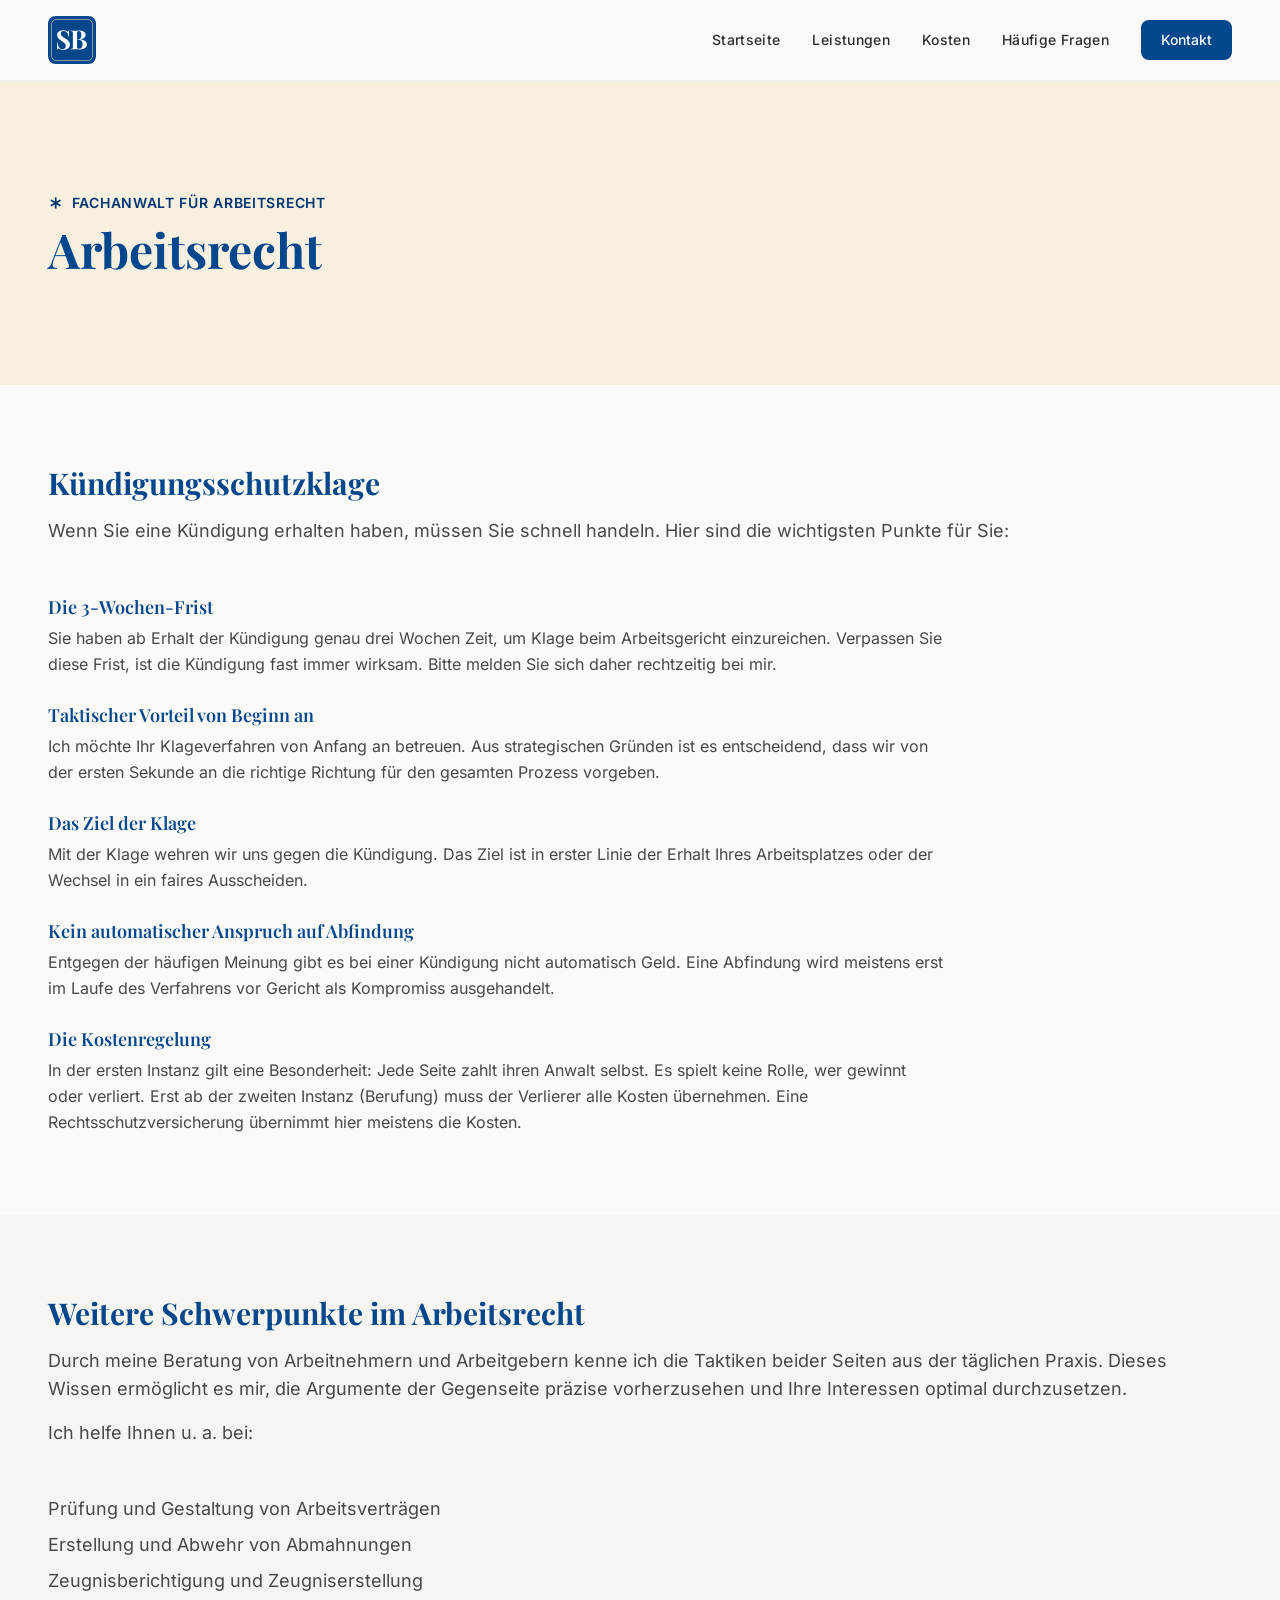
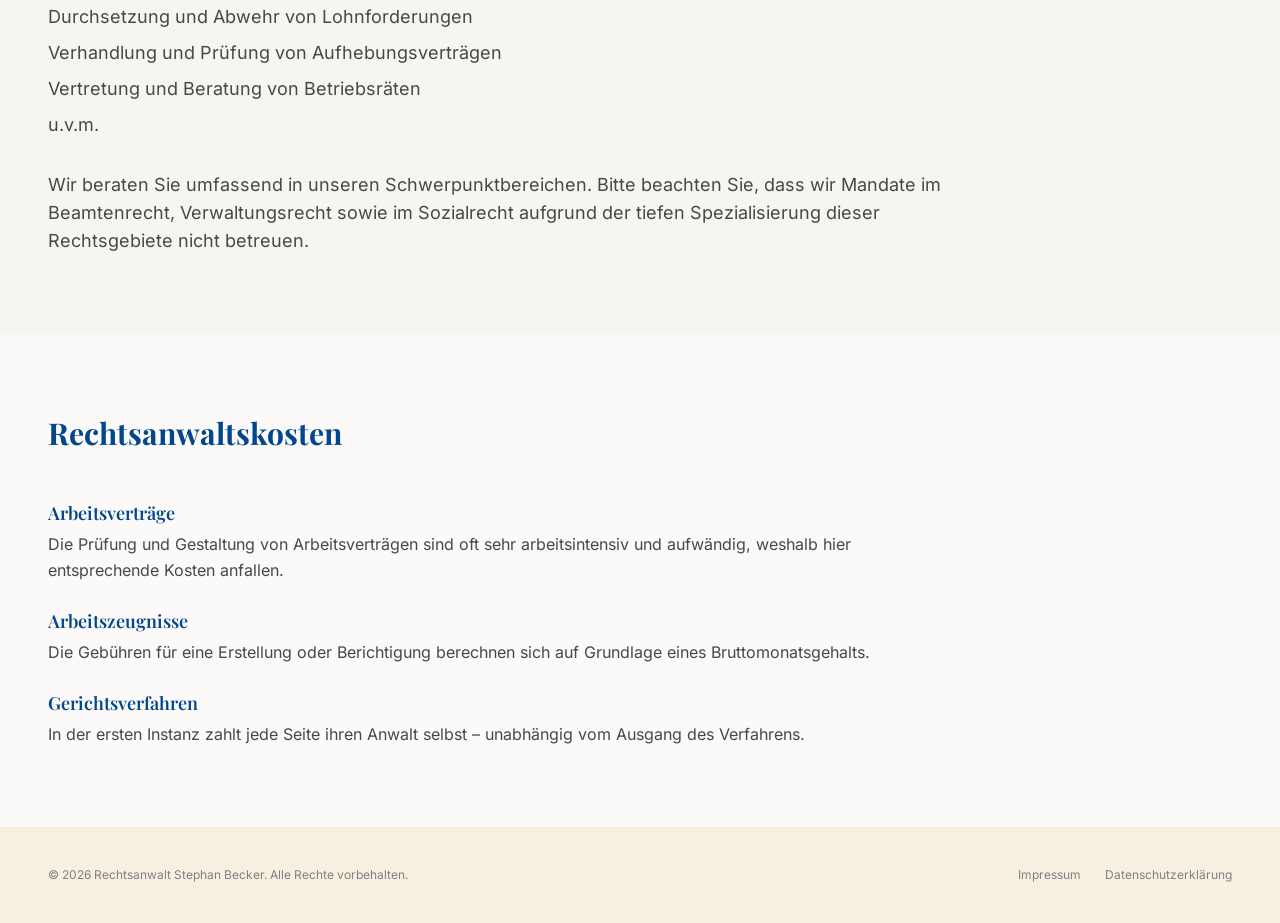
<file: leistungen/arbeitsrecht/index.html>
<!DOCTYPE html>
<html lang="de">
<head>
<meta charset="UTF-8">
<meta name="viewport" content="width=device-width, initial-scale=1.0">
<title>Fachanwalt für Arbeitsrecht Berlin – Rechtsanwalt Stephan Becker</title>
<meta name="description" content="Fachanwalt für Arbeitsrecht in Berlin: Kündigungsschutzklage, Arbeitsverträge, Abmahnungen, Zeugnisse, Lohnforderungen und Aufhebungsverträge – Rechtsanwalt Stephan Becker.">
<meta name="robots" content="index, follow, max-image-preview:large">
<link rel="canonical" href="https://rechtsanwalt-becker.eu/leistungen/arbeitsrecht">
<meta name="theme-color" content="#02468b">
<link rel="icon" href="/favicon.ico" sizes="48x48">
<link rel="icon" href="/favicon.svg" type="image/svg+xml">
<link rel="apple-touch-icon" href="/apple-touch-icon.png">
<link rel="manifest" href="/site.webmanifest">
<meta property="og:type" content="website">
<meta property="og:locale" content="de_DE">
<meta property="og:site_name" content="Rechtsanwalt Stephan Becker">
<meta property="og:title" content="Fachanwalt für Arbeitsrecht Berlin – Rechtsanwalt Stephan Becker">
<meta property="og:description" content="Fachanwalt für Arbeitsrecht in Berlin: Kündigungsschutzklage, Arbeitsverträge, Abmahnungen, Zeugnisse, Lohnforderungen und Aufhebungsverträge – Rechtsanwalt Stephan Becker.">
<meta property="og:url" content="https://rechtsanwalt-becker.eu/leistungen/arbeitsrecht">
<meta property="og:image" content="https://rechtsanwalt-becker.eu/og-image.jpg">
<meta property="og:image:width" content="1200">
<meta property="og:image:height" content="630">
<meta property="og:image:alt" content="Rechtsanwalt Stephan Becker mit seinem Kanzleiteam">
<meta name="twitter:card" content="summary_large_image">
<meta name="twitter:title" content="Fachanwalt für Arbeitsrecht Berlin – Rechtsanwalt Stephan Becker">
<meta name="twitter:description" content="Fachanwalt für Arbeitsrecht in Berlin: Kündigungsschutzklage, Arbeitsverträge, Abmahnungen, Zeugnisse, Lohnforderungen und Aufhebungsverträge – Rechtsanwalt Stephan Becker.">
<meta name="twitter:image" content="https://rechtsanwalt-becker.eu/og-image.jpg">
<link rel="preload" href="/assets/fonts/playfair-display-latin-700-normal.woff2" as="font" type="font/woff2" crossorigin>
<link rel="preload" href="/assets/fonts/inter-latin-400-normal.woff2" as="font" type="font/woff2" crossorigin>
<link rel="stylesheet" href="/assets/app.css?v=39582a5b">
<link rel="stylesheet" href="/assets/icons.css?v=21158175">
<link rel="stylesheet" href="/assets/site.css?v=135ac4dc">
<script type="application/ld+json">
{
 "@context": "https://schema.org",
 "@graph": [
  {
   "@type": "Attorney",
   "@id": "https://rechtsanwalt-becker.eu/#kanzlei",
   "name": "Rechtsanwalt Stephan Becker",
   "alternateName": "Kanzlei Stephan Becker",
   "url": "https://rechtsanwalt-becker.eu/",
   "logo": "https://rechtsanwalt-becker.eu/icon-512.png",
   "image": "https://rechtsanwalt-becker.eu/og-image.jpg",
   "description": "Rechtsanwalt Stephan Becker in Berlin-Lichterfelde – Fachanwalt für Arbeitsrecht, Fachanwalt für Verkehrsrecht und Datenschutzbeauftragter (TÜV).",
   "telephone": "+49 30 35124770",
   "faxNumber": "+49 30 35124771",
   "email": "kontakt@rechtsanwalt-becker.eu",
   "address": {
    "@type": "PostalAddress",
    "streetAddress": "Harry-S.-Truman-Allee 8",
    "postalCode": "14167",
    "addressLocality": "Berlin",
    "addressRegion": "Berlin",
    "addressCountry": "DE"
   },
   "areaServed": {
    "@type": "City",
    "name": "Berlin"
   },
   "knowsAbout": [
    "Arbeitsrecht",
    "Kündigungsschutzklage",
    "Verkehrsrecht",
    "Verkehrsunfall",
    "Bußgeldverfahren",
    "Datenschutz"
   ],
   "founder": {
    "@id": "https://rechtsanwalt-becker.eu/#stephan-becker"
   },
   "employee": {
    "@id": "https://rechtsanwalt-becker.eu/#stephan-becker"
   }
  },
  {
   "@type": "Person",
   "@id": "https://rechtsanwalt-becker.eu/#stephan-becker",
   "name": "Stephan Becker",
   "jobTitle": "Rechtsanwalt, Fachanwalt für Arbeitsrecht, Fachanwalt für Verkehrsrecht",
   "image": "https://rechtsanwalt-becker.eu/assets/img/stephan-becker.jpg",
   "worksFor": {
    "@id": "https://rechtsanwalt-becker.eu/#kanzlei"
   },
   "hasCredential": [
    {
     "@type": "EducationalOccupationalCredential",
     "credentialCategory": "Fachanwaltstitel",
     "name": "Fachanwalt für Arbeitsrecht"
    },
    {
     "@type": "EducationalOccupationalCredential",
     "credentialCategory": "Fachanwaltstitel",
     "name": "Fachanwalt für Verkehrsrecht"
    },
    {
     "@type": "EducationalOccupationalCredential",
     "credentialCategory": "Zertifikat",
     "name": "Datenschutzbeauftragter (TÜV)"
    }
   ]
  },
  {
   "@type": "WebSite",
   "@id": "https://rechtsanwalt-becker.eu/#website",
   "url": "https://rechtsanwalt-becker.eu/",
   "name": "Rechtsanwalt Stephan Becker",
   "inLanguage": "de-DE",
   "publisher": {
    "@id": "https://rechtsanwalt-becker.eu/#kanzlei"
   }
  },
  {
   "@type": "WebPage",
   "@id": "https://rechtsanwalt-becker.eu/leistungen/arbeitsrecht#webpage",
   "url": "https://rechtsanwalt-becker.eu/leistungen/arbeitsrecht",
   "name": "Fachanwalt für Arbeitsrecht Berlin – Rechtsanwalt Stephan Becker",
   "description": "Fachanwalt für Arbeitsrecht in Berlin: Kündigungsschutzklage, Arbeitsverträge, Abmahnungen, Zeugnisse, Lohnforderungen und Aufhebungsverträge – Rechtsanwalt Stephan Becker.",
   "inLanguage": "de-DE",
   "isPartOf": {
    "@id": "https://rechtsanwalt-becker.eu/#website"
   },
   "about": {
    "@id": "https://rechtsanwalt-becker.eu/#kanzlei"
   },
   "breadcrumb": {
    "@id": "https://rechtsanwalt-becker.eu/leistungen/arbeitsrecht#breadcrumb"
   }
  },
  {
   "@type": "BreadcrumbList",
   "@id": "https://rechtsanwalt-becker.eu/leistungen/arbeitsrecht#breadcrumb",
   "itemListElement": [
    {
     "@type": "ListItem",
     "position": 1,
     "name": "Startseite",
     "item": "https://rechtsanwalt-becker.eu/"
    },
    {
     "@type": "ListItem",
     "position": 2,
     "name": "Leistungen",
     "item": "https://rechtsanwalt-becker.eu/leistungen"
    },
    {
     "@type": "ListItem",
     "position": 3,
     "name": "Fachanwalt für Arbeitsrecht",
     "item": "https://rechtsanwalt-becker.eu/leistungen/arbeitsrecht"
    }
   ]
  }
 ]
}
</script>
<script src="/assets/site.js?v=071f2555" defer></script>
</head>
<body>
<a class="skip-link" href="#inhalt">Zum Inhalt springen</a>
<div class="min-h-screen bg-background-50">
<header class="bg-background-50/95 backdrop-blur-md border-b border-background-200/70 sticky top-0 z-50">
<div class="w-full px-4 md:px-8 lg:px-12"><div class="flex items-center justify-between h-16 md:h-20">
<a class="logo-sb" href="/" aria-label="Rechtsanwalt Stephan Becker – zur Startseite"><svg width="48" height="48" aria-hidden="true" focusable="false" xmlns="http://www.w3.org/2000/svg" viewBox="0 0 64 64"><rect width="64" height="64" rx="10" fill="#02468b"/><rect x="4.5" y="4.5" width="55" height="55" rx="7" fill="none" stroke="#c8b99a" stroke-width="1"/><g transform="translate(10.05 44.50) scale(0.03537 -0.03537)" fill="#fff"><path d="M284 721Q343 721 375.0 708.5Q407 696 430 682Q442 675 449.5 671.5Q457 668 464 668Q474 668 478.5 679.0Q483 690 486 712H509Q508 693 506.5 666.5Q505 640 504.5 597.0Q504 554 504 484H481Q477 536 457.0 585.0Q437 634 400.5 665.5Q364 697 311 697Q263 697 232.0 670.0Q201 643 201 595Q201 555 221.0 526.5Q241 498 279.5 471.0Q318 444 373 406Q421 375 459.0 344.0Q497 313 520.0 274.0Q543 235 543 181Q543 115 508.5 72.0Q474 29 418.0 7.5Q362 -14 295 -14Q233 -14 196.0 -2.0Q159 10 134 23Q112 37 100 37Q90 37 85.5 26.0Q81 15 78 -7H55Q57 17 57.5 49.0Q58 81 58.5 132.5Q59 184 59 263H82Q86 197 104.5 139.5Q123 82 161.5 47.0Q200 12 264 12Q299 12 326.5 24.5Q354 37 371.0 62.0Q388 87 388 124Q388 166 368.5 197.0Q349 228 315.5 255.0Q282 282 238 310Q191 341 150.0 372.0Q109 403 84.5 443.0Q60 483 60 538Q60 601 91.5 641.5Q123 682 174.5 701.5Q226 721 284 721Z"/><path transform="translate(544 0)" d="M34 708Q60 707 102.0 706.0Q144 705 186 705Q234 705 279.0 706.0Q324 707 343 707Q467 707 528.5 663.0Q590 619 590 550Q590 515 569.0 479.0Q548 443 504.0 415.0Q460 387 390 374V372Q484 365 539.0 338.0Q594 311 618.0 273.0Q642 235 642 194Q642 131 609.0 88.0Q576 45 514.0 22.5Q452 0 366 0Q342 0 297.0 1.5Q252 3 188 3Q144 3 102.0 2.5Q60 2 34 0V20Q66 22 82.0 28.0Q98 34 103.5 52.0Q109 70 109 106V602Q109 639 103.5 656.5Q98 674 81.5 680.5Q65 687 34 688ZM330 688Q291 688 279.5 671.0Q268 654 268 602V106Q268 71 273.5 53.0Q279 35 293.5 29.0Q308 23 337 23Q409 23 442.5 68.5Q476 114 476 198Q476 275 437.5 317.0Q399 359 310 359H225Q225 359 225.0 367.5Q225 376 225 376H311Q358 376 383.0 398.5Q408 421 418.0 458.5Q428 496 428 539Q428 613 405.0 650.5Q382 688 330 688Z"/></g></svg></a>
<nav class="hidden md:flex items-center gap-8" aria-label="Hauptnavigation"><a class="font-label text-sm font-medium tracking-wide transition-colors duration-300 whitespace-nowrap hover:text-primary-500 relative group text-foreground-800" href="/">Startseite<span class="absolute -bottom-1 left-0 w-0 h-0.5 bg-primary-500 rounded-full group-hover:w-full transition-all duration-300"></span></a><a class="font-label text-sm font-medium tracking-wide transition-colors duration-300 whitespace-nowrap hover:text-primary-500 relative group text-foreground-800" href="/leistungen" aria-current="page">Leistungen<span class="absolute -bottom-1 left-0 w-0 h-0.5 bg-primary-500 rounded-full group-hover:w-full transition-all duration-300"></span></a><a class="font-label text-sm font-medium tracking-wide transition-colors duration-300 whitespace-nowrap hover:text-primary-500 relative group text-foreground-800" href="/kosten">Kosten<span class="absolute -bottom-1 left-0 w-0 h-0.5 bg-primary-500 rounded-full group-hover:w-full transition-all duration-300"></span></a><a class="font-label text-sm font-medium tracking-wide transition-colors duration-300 whitespace-nowrap hover:text-primary-500 relative group text-foreground-800" href="/haeufige-fragen">Häufige Fragen<span class="absolute -bottom-1 left-0 w-0 h-0.5 bg-primary-500 rounded-full group-hover:w-full transition-all duration-300"></span></a><a class="font-label text-sm font-medium px-5 py-2.5 rounded-lg transition-all duration-300 whitespace-nowrap bg-primary-500 text-background-50 hover:bg-primary-600" href="/kontakt">Kontakt</a></nav>
<button type="button" class="md:hidden w-10 h-10 flex items-center justify-center" aria-label="Menü öffnen" aria-expanded="false" aria-controls="mobile-menu" data-menu-toggle><i class="ri-menu-3-line text-xl transition-colors text-foreground-800" aria-hidden="true"></i></button>
</div></div>
<div class="md:hidden" id="mobile-menu" hidden><div class="bg-background-50 backdrop-blur-md border-t border-background-200/70 px-4 py-6 space-y-4"><a class="block font-label text-base font-medium text-foreground-800 hover:text-primary-500 transition-colors" href="/">Startseite</a><a class="block font-label text-base font-medium text-foreground-800 hover:text-primary-500 transition-colors" href="/leistungen" aria-current="page">Leistungen</a><a class="block font-label text-base font-medium text-foreground-800 hover:text-primary-500 transition-colors" href="/kosten">Kosten</a><a class="block font-label text-base font-medium text-foreground-800 hover:text-primary-500 transition-colors" href="/haeufige-fragen">Häufige Fragen</a><a class="inline-block font-label text-sm font-medium px-5 py-2.5 rounded-lg bg-primary-500 text-background-50 hover:bg-primary-600 transition-all whitespace-nowrap" href="/kontakt">Kontakt</a></div></div>
</header>
<main id="inhalt">
<section class="relative py-20 md:py-28 overflow-hidden"><div class="absolute inset-0"><div class="absolute inset-0 bg-accent-100"></div></div><div class="relative z-10 w-full px-4 md:px-8 lg:px-12"><div class="max-w-3xl"><span class="font-label text-sm font-semibold tracking-wider text-primary-600 uppercase mb-3 block"><i class="ri-asterisk mr-2"></i>Fachanwalt für Arbeitsrecht</span><h1 class="font-heading text-3xl md:text-5xl font-bold text-primary-500 leading-tight">Arbeitsrecht</h1></div></div></section><section class="py-16 md:py-20 bg-background-50"><div class="w-full px-4 md:px-8 lg:px-12"><div class="mb-10 md:mb-12"><h2 class="font-heading text-2xl md:text-3xl font-bold text-primary-500 mb-4">Kündigungsschutzklage</h2><p class="font-body text-base md:text-lg text-foreground-700 leading-relaxed">Wenn Sie eine Kündigung erhalten haben, müssen Sie schnell handeln. Hier sind die wichtigsten Punkte für Sie:</p></div><div class="max-w-4xl space-y-6 text-liste"><div><h3 class="font-heading text-lg font-semibold text-primary-500 mb-1">Die 3-Wochen-Frist</h3><p class="font-body text-base text-foreground-700 leading-relaxed">Sie haben ab Erhalt der Kündigung genau drei Wochen Zeit, um Klage beim Arbeitsgericht einzureichen. Verpassen Sie diese Frist, ist die Kündigung fast immer wirksam. Bitte melden Sie sich daher rechtzeitig bei mir.</p></div><div><h3 class="font-heading text-lg font-semibold text-primary-500 mb-1">Taktischer Vorteil von Beginn an</h3><p class="font-body text-base text-foreground-700 leading-relaxed">Ich möchte Ihr Klageverfahren von Anfang an betreuen. Aus strategischen Gründen ist es entscheidend, dass wir von der ersten Sekunde an die richtige Richtung für den gesamten Prozess vorgeben.</p></div><div><h3 class="font-heading text-lg font-semibold text-primary-500 mb-1">Das Ziel der Klage</h3><p class="font-body text-base text-foreground-700 leading-relaxed">Mit der Klage wehren wir uns gegen die Kündigung. Das Ziel ist in erster Linie der Erhalt Ihres Arbeitsplatzes oder der Wechsel in ein faires Ausscheiden.</p></div><div><h3 class="font-heading text-lg font-semibold text-primary-500 mb-1">Kein automatischer Anspruch auf Abfindung</h3><p class="font-body text-base text-foreground-700 leading-relaxed">Entgegen der häufigen Meinung gibt es bei einer Kündigung nicht automatisch Geld. Eine Abfindung wird meistens erst im Laufe des Verfahrens vor Gericht als Kompromiss ausgehandelt.</p></div><div><h3 class="font-heading text-lg font-semibold text-primary-500 mb-1">Die Kostenregelung</h3><p class="font-body text-base text-foreground-700 leading-relaxed">In der ersten Instanz gilt eine Besonderheit: Jede Seite zahlt ihren Anwalt selbst. Es spielt keine Rolle, wer gewinnt oder verliert. Erst ab der zweiten Instanz (Berufung) muss der Verlierer alle Kosten übernehmen. Eine Rechtsschutzversicherung übernimmt hier meistens die Kosten.</p></div></div></div></section><section class="py-16 md:py-20 bg-background-100"><div class="w-full px-4 md:px-8 lg:px-12"><div class="mb-10 md:mb-12"><h2 class="font-heading text-2xl md:text-3xl font-bold text-primary-500 mb-4">Weitere Schwerpunkte im Arbeitsrecht</h2><p class="font-body text-base md:text-lg text-foreground-700 leading-relaxed">Durch meine Beratung von Arbeitnehmern und Arbeitgebern kenne ich die Taktiken beider Seiten aus der täglichen Praxis. Dieses Wissen ermöglicht es mir, die Argumente der Gegenseite präzise vorherzusehen und Ihre Interessen optimal durchzusetzen.</p><p class="font-body text-base md:text-lg text-foreground-700 leading-relaxed mt-4">Ich helfe Ihnen u. a. bei:</p></div><ul class="max-w-4xl space-y-2 text-liste"><li class="font-body text-base md:text-lg text-foreground-700 leading-relaxed">Prüfung und Gestaltung von Arbeitsverträgen</li><li class="font-body text-base md:text-lg text-foreground-700 leading-relaxed">Erstellung und Abwehr von Abmahnungen</li><li class="font-body text-base md:text-lg text-foreground-700 leading-relaxed">Zeugnisberichtigung und Zeugniserstellung</li><li class="font-body text-base md:text-lg text-foreground-700 leading-relaxed">Durchsetzung und Abwehr von Lohnforderungen</li><li class="font-body text-base md:text-lg text-foreground-700 leading-relaxed">Verhandlung und Prüfung von Aufhebungsverträgen</li><li class="font-body text-base md:text-lg text-foreground-700 leading-relaxed">Vertretung und Beratung von Betriebsräten</li><li class="font-body text-base md:text-lg text-foreground-700 leading-relaxed">u.v.m.</li></ul><p class="font-body text-base md:text-lg text-foreground-700 leading-relaxed max-w-4xl mt-8">Wir beraten Sie umfassend in unseren Schwerpunktbereichen. Bitte beachten Sie, dass wir Mandate im Beamtenrecht, Verwaltungsrecht sowie im Sozialrecht aufgrund der tiefen Spezialisierung dieser Rechtsgebiete nicht betreuen.</p></div></section><section class="py-16 md:py-20 bg-background-50"><div class="w-full px-4 md:px-8 lg:px-12"><h2 class="font-heading text-2xl md:text-3xl font-bold text-primary-500 mb-10 md:mb-12">Rechtsanwaltskosten</h2><div class="max-w-4xl space-y-6 text-liste"><div><h3 class="font-heading text-lg font-semibold text-primary-500 mb-1">Arbeitsverträge</h3><p class="font-body text-base text-foreground-700 leading-relaxed">Die Prüfung und Gestaltung von Arbeitsverträgen sind oft sehr arbeitsintensiv und aufwändig, weshalb hier entsprechende Kosten anfallen.</p></div><div><h3 class="font-heading text-lg font-semibold text-primary-500 mb-1">Arbeitszeugnisse</h3><p class="font-body text-base text-foreground-700 leading-relaxed">Die Gebühren für eine Erstellung oder Berichtigung berechnen sich auf Grundlage eines Bruttomonatsgehalts.</p></div><div><h3 class="font-heading text-lg font-semibold text-primary-500 mb-1">Gerichtsverfahren</h3><p class="font-body text-base text-foreground-700 leading-relaxed">In der ersten Instanz zahlt jede Seite ihren Anwalt selbst – unabhängig vom Ausgang des Verfahrens.</p></div></div></div></section>
</main>
<footer class="bg-accent-100 text-foreground-900 overflow-hidden"><div class="w-full px-4 md:px-8 lg:px-12 py-8 md:py-10"><div class="flex flex-col sm:flex-row justify-between items-center gap-4"><p class="text-xs text-foreground-500">© 2026 Rechtsanwalt Stephan Becker. Alle Rechte vorbehalten.</p><div class="flex items-center gap-6 text-xs text-foreground-500"><a class="hover:text-primary-600 transition-colors" href="/impressum">Impressum</a><a class="hover:text-primary-600 transition-colors" href="/datenschutz">Datenschutzerklärung</a></div></div></div></footer>
</div>
</body>
</html>
</file>
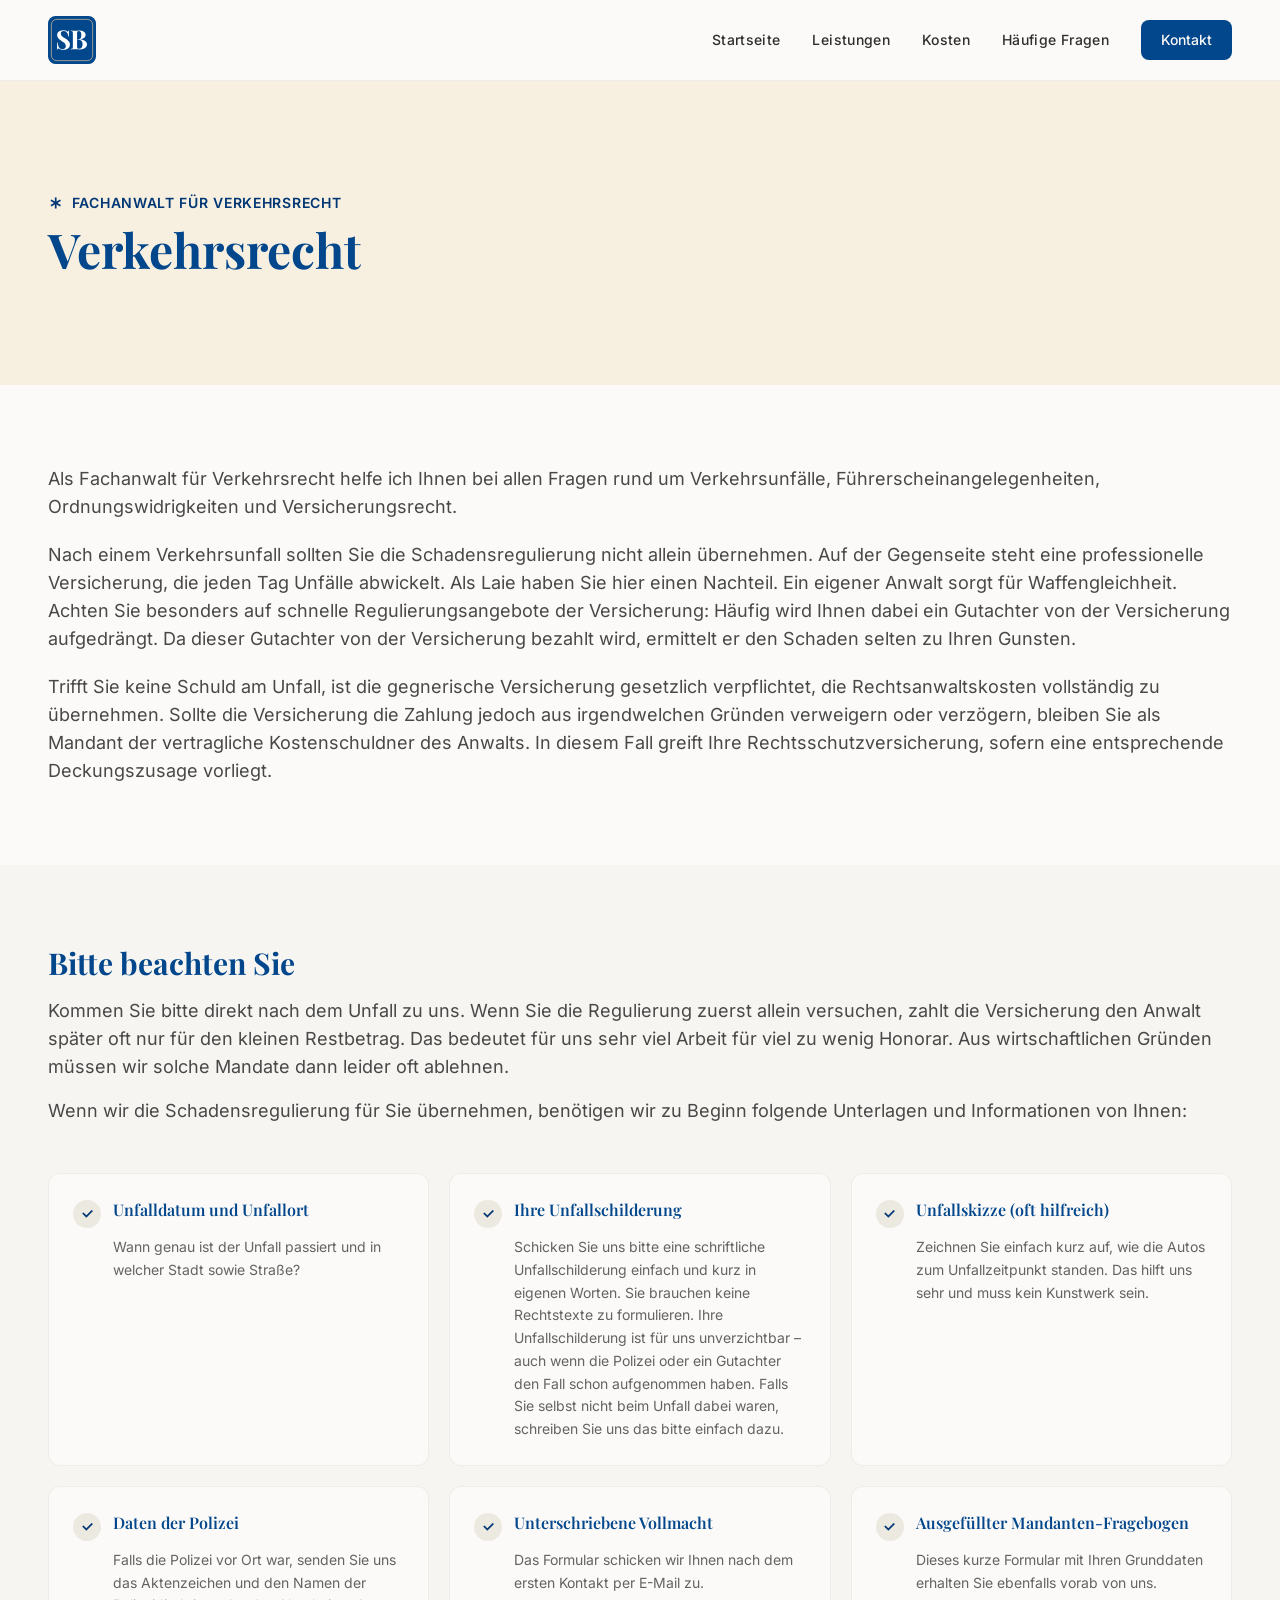
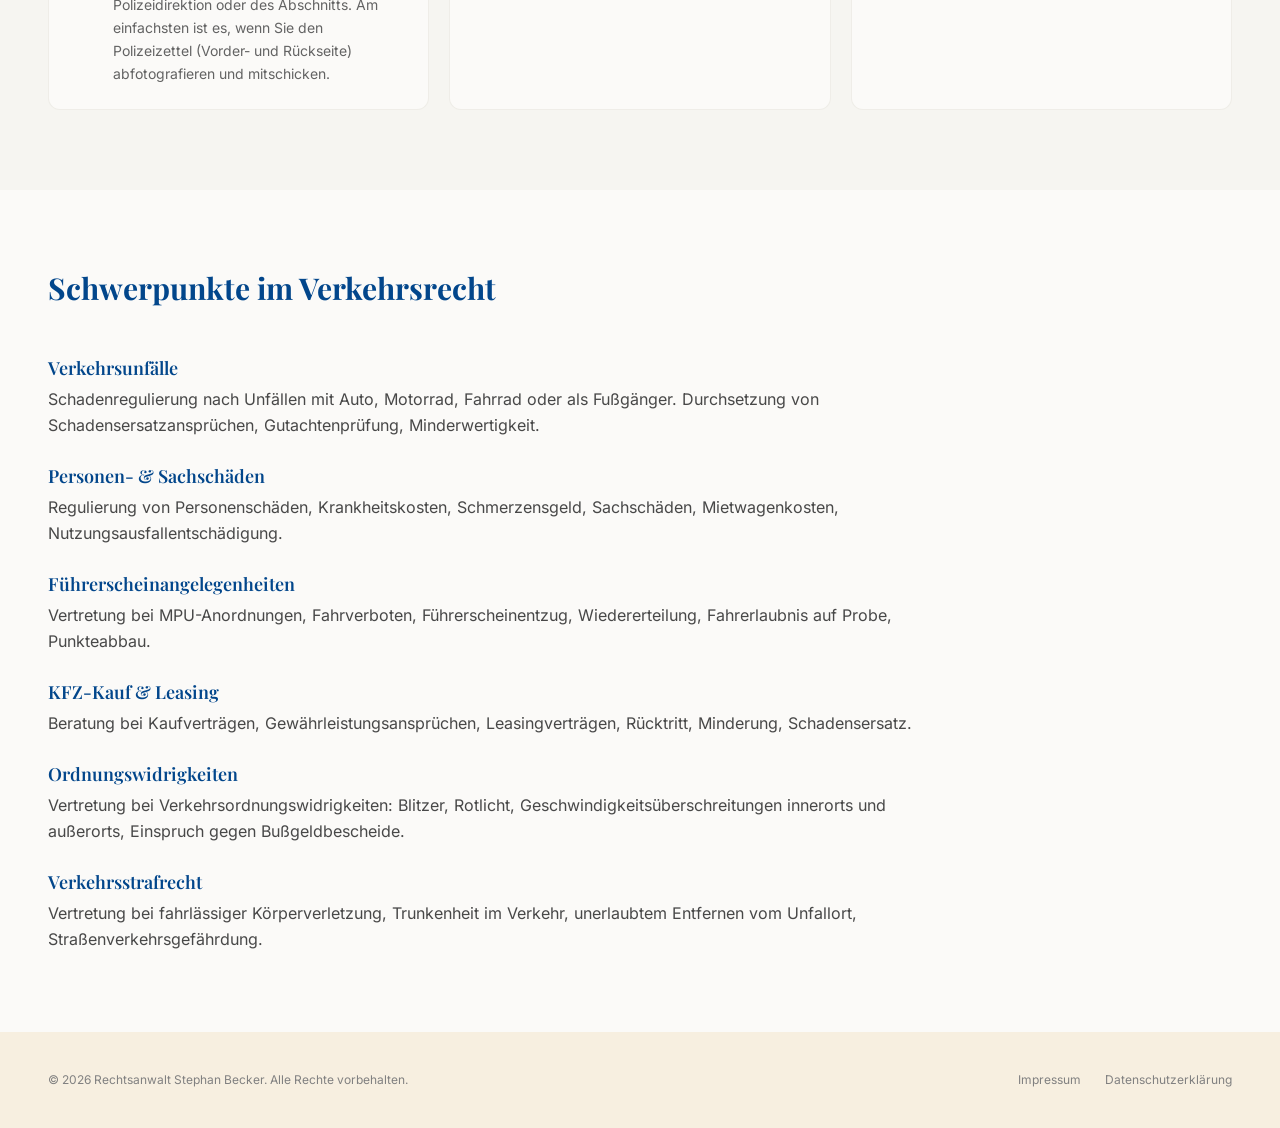
<file: leistungen/verkehrsrecht/index.html>
<!DOCTYPE html>
<html lang="de">
<head>
<meta charset="UTF-8">
<meta name="viewport" content="width=device-width, initial-scale=1.0">
<title>Fachanwalt für Verkehrsrecht Berlin – Rechtsanwalt Stephan Becker</title>
<meta name="description" content="Fachanwalt für Verkehrsrecht in Berlin: Schadensregulierung nach Verkehrsunfällen, Führerschein, Bußgeld, KFZ-Kauf und Verkehrsstrafrecht – Rechtsanwalt Stephan Becker.">
<meta name="robots" content="index, follow, max-image-preview:large">
<link rel="canonical" href="https://rechtsanwalt-becker.eu/leistungen/verkehrsrecht">
<meta name="theme-color" content="#02468b">
<link rel="icon" href="/favicon.ico" sizes="48x48">
<link rel="icon" href="/favicon.svg" type="image/svg+xml">
<link rel="apple-touch-icon" href="/apple-touch-icon.png">
<link rel="manifest" href="/site.webmanifest">
<meta property="og:type" content="website">
<meta property="og:locale" content="de_DE">
<meta property="og:site_name" content="Rechtsanwalt Stephan Becker">
<meta property="og:title" content="Fachanwalt für Verkehrsrecht Berlin – Rechtsanwalt Stephan Becker">
<meta property="og:description" content="Fachanwalt für Verkehrsrecht in Berlin: Schadensregulierung nach Verkehrsunfällen, Führerschein, Bußgeld, KFZ-Kauf und Verkehrsstrafrecht – Rechtsanwalt Stephan Becker.">
<meta property="og:url" content="https://rechtsanwalt-becker.eu/leistungen/verkehrsrecht">
<meta property="og:image" content="https://rechtsanwalt-becker.eu/og-image.jpg">
<meta property="og:image:width" content="1200">
<meta property="og:image:height" content="630">
<meta property="og:image:alt" content="Rechtsanwalt Stephan Becker mit seinem Kanzleiteam">
<meta name="twitter:card" content="summary_large_image">
<meta name="twitter:title" content="Fachanwalt für Verkehrsrecht Berlin – Rechtsanwalt Stephan Becker">
<meta name="twitter:description" content="Fachanwalt für Verkehrsrecht in Berlin: Schadensregulierung nach Verkehrsunfällen, Führerschein, Bußgeld, KFZ-Kauf und Verkehrsstrafrecht – Rechtsanwalt Stephan Becker.">
<meta name="twitter:image" content="https://rechtsanwalt-becker.eu/og-image.jpg">
<link rel="preload" href="/assets/fonts/playfair-display-latin-700-normal.woff2" as="font" type="font/woff2" crossorigin>
<link rel="preload" href="/assets/fonts/inter-latin-400-normal.woff2" as="font" type="font/woff2" crossorigin>
<link rel="stylesheet" href="/assets/app.css?v=39582a5b">
<link rel="stylesheet" href="/assets/icons.css?v=21158175">
<link rel="stylesheet" href="/assets/site.css?v=135ac4dc">
<script type="application/ld+json">
{
 "@context": "https://schema.org",
 "@graph": [
  {
   "@type": "Attorney",
   "@id": "https://rechtsanwalt-becker.eu/#kanzlei",
   "name": "Rechtsanwalt Stephan Becker",
   "alternateName": "Kanzlei Stephan Becker",
   "url": "https://rechtsanwalt-becker.eu/",
   "logo": "https://rechtsanwalt-becker.eu/icon-512.png",
   "image": "https://rechtsanwalt-becker.eu/og-image.jpg",
   "description": "Rechtsanwalt Stephan Becker in Berlin-Lichterfelde – Fachanwalt für Arbeitsrecht, Fachanwalt für Verkehrsrecht und Datenschutzbeauftragter (TÜV).",
   "telephone": "+49 30 35124770",
   "faxNumber": "+49 30 35124771",
   "email": "kontakt@rechtsanwalt-becker.eu",
   "address": {
    "@type": "PostalAddress",
    "streetAddress": "Harry-S.-Truman-Allee 8",
    "postalCode": "14167",
    "addressLocality": "Berlin",
    "addressRegion": "Berlin",
    "addressCountry": "DE"
   },
   "areaServed": {
    "@type": "City",
    "name": "Berlin"
   },
   "knowsAbout": [
    "Arbeitsrecht",
    "Kündigungsschutzklage",
    "Verkehrsrecht",
    "Verkehrsunfall",
    "Bußgeldverfahren",
    "Datenschutz"
   ],
   "founder": {
    "@id": "https://rechtsanwalt-becker.eu/#stephan-becker"
   },
   "employee": {
    "@id": "https://rechtsanwalt-becker.eu/#stephan-becker"
   }
  },
  {
   "@type": "Person",
   "@id": "https://rechtsanwalt-becker.eu/#stephan-becker",
   "name": "Stephan Becker",
   "jobTitle": "Rechtsanwalt, Fachanwalt für Arbeitsrecht, Fachanwalt für Verkehrsrecht",
   "image": "https://rechtsanwalt-becker.eu/assets/img/stephan-becker.jpg",
   "worksFor": {
    "@id": "https://rechtsanwalt-becker.eu/#kanzlei"
   },
   "hasCredential": [
    {
     "@type": "EducationalOccupationalCredential",
     "credentialCategory": "Fachanwaltstitel",
     "name": "Fachanwalt für Arbeitsrecht"
    },
    {
     "@type": "EducationalOccupationalCredential",
     "credentialCategory": "Fachanwaltstitel",
     "name": "Fachanwalt für Verkehrsrecht"
    },
    {
     "@type": "EducationalOccupationalCredential",
     "credentialCategory": "Zertifikat",
     "name": "Datenschutzbeauftragter (TÜV)"
    }
   ]
  },
  {
   "@type": "WebSite",
   "@id": "https://rechtsanwalt-becker.eu/#website",
   "url": "https://rechtsanwalt-becker.eu/",
   "name": "Rechtsanwalt Stephan Becker",
   "inLanguage": "de-DE",
   "publisher": {
    "@id": "https://rechtsanwalt-becker.eu/#kanzlei"
   }
  },
  {
   "@type": "WebPage",
   "@id": "https://rechtsanwalt-becker.eu/leistungen/verkehrsrecht#webpage",
   "url": "https://rechtsanwalt-becker.eu/leistungen/verkehrsrecht",
   "name": "Fachanwalt für Verkehrsrecht Berlin – Rechtsanwalt Stephan Becker",
   "description": "Fachanwalt für Verkehrsrecht in Berlin: Schadensregulierung nach Verkehrsunfällen, Führerschein, Bußgeld, KFZ-Kauf und Verkehrsstrafrecht – Rechtsanwalt Stephan Becker.",
   "inLanguage": "de-DE",
   "isPartOf": {
    "@id": "https://rechtsanwalt-becker.eu/#website"
   },
   "about": {
    "@id": "https://rechtsanwalt-becker.eu/#kanzlei"
   },
   "breadcrumb": {
    "@id": "https://rechtsanwalt-becker.eu/leistungen/verkehrsrecht#breadcrumb"
   }
  },
  {
   "@type": "BreadcrumbList",
   "@id": "https://rechtsanwalt-becker.eu/leistungen/verkehrsrecht#breadcrumb",
   "itemListElement": [
    {
     "@type": "ListItem",
     "position": 1,
     "name": "Startseite",
     "item": "https://rechtsanwalt-becker.eu/"
    },
    {
     "@type": "ListItem",
     "position": 2,
     "name": "Leistungen",
     "item": "https://rechtsanwalt-becker.eu/leistungen"
    },
    {
     "@type": "ListItem",
     "position": 3,
     "name": "Fachanwalt für Verkehrsrecht",
     "item": "https://rechtsanwalt-becker.eu/leistungen/verkehrsrecht"
    }
   ]
  }
 ]
}
</script>
<script src="/assets/site.js?v=071f2555" defer></script>
</head>
<body>
<a class="skip-link" href="#inhalt">Zum Inhalt springen</a>
<div class="min-h-screen bg-background-50">
<header class="bg-background-50/95 backdrop-blur-md border-b border-background-200/70 sticky top-0 z-50">
<div class="w-full px-4 md:px-8 lg:px-12"><div class="flex items-center justify-between h-16 md:h-20">
<a class="logo-sb" href="/" aria-label="Rechtsanwalt Stephan Becker – zur Startseite"><svg width="48" height="48" aria-hidden="true" focusable="false" xmlns="http://www.w3.org/2000/svg" viewBox="0 0 64 64"><rect width="64" height="64" rx="10" fill="#02468b"/><rect x="4.5" y="4.5" width="55" height="55" rx="7" fill="none" stroke="#c8b99a" stroke-width="1"/><g transform="translate(10.05 44.50) scale(0.03537 -0.03537)" fill="#fff"><path d="M284 721Q343 721 375.0 708.5Q407 696 430 682Q442 675 449.5 671.5Q457 668 464 668Q474 668 478.5 679.0Q483 690 486 712H509Q508 693 506.5 666.5Q505 640 504.5 597.0Q504 554 504 484H481Q477 536 457.0 585.0Q437 634 400.5 665.5Q364 697 311 697Q263 697 232.0 670.0Q201 643 201 595Q201 555 221.0 526.5Q241 498 279.5 471.0Q318 444 373 406Q421 375 459.0 344.0Q497 313 520.0 274.0Q543 235 543 181Q543 115 508.5 72.0Q474 29 418.0 7.5Q362 -14 295 -14Q233 -14 196.0 -2.0Q159 10 134 23Q112 37 100 37Q90 37 85.5 26.0Q81 15 78 -7H55Q57 17 57.5 49.0Q58 81 58.5 132.5Q59 184 59 263H82Q86 197 104.5 139.5Q123 82 161.5 47.0Q200 12 264 12Q299 12 326.5 24.5Q354 37 371.0 62.0Q388 87 388 124Q388 166 368.5 197.0Q349 228 315.5 255.0Q282 282 238 310Q191 341 150.0 372.0Q109 403 84.5 443.0Q60 483 60 538Q60 601 91.5 641.5Q123 682 174.5 701.5Q226 721 284 721Z"/><path transform="translate(544 0)" d="M34 708Q60 707 102.0 706.0Q144 705 186 705Q234 705 279.0 706.0Q324 707 343 707Q467 707 528.5 663.0Q590 619 590 550Q590 515 569.0 479.0Q548 443 504.0 415.0Q460 387 390 374V372Q484 365 539.0 338.0Q594 311 618.0 273.0Q642 235 642 194Q642 131 609.0 88.0Q576 45 514.0 22.5Q452 0 366 0Q342 0 297.0 1.5Q252 3 188 3Q144 3 102.0 2.5Q60 2 34 0V20Q66 22 82.0 28.0Q98 34 103.5 52.0Q109 70 109 106V602Q109 639 103.5 656.5Q98 674 81.5 680.5Q65 687 34 688ZM330 688Q291 688 279.5 671.0Q268 654 268 602V106Q268 71 273.5 53.0Q279 35 293.5 29.0Q308 23 337 23Q409 23 442.5 68.5Q476 114 476 198Q476 275 437.5 317.0Q399 359 310 359H225Q225 359 225.0 367.5Q225 376 225 376H311Q358 376 383.0 398.5Q408 421 418.0 458.5Q428 496 428 539Q428 613 405.0 650.5Q382 688 330 688Z"/></g></svg></a>
<nav class="hidden md:flex items-center gap-8" aria-label="Hauptnavigation"><a class="font-label text-sm font-medium tracking-wide transition-colors duration-300 whitespace-nowrap hover:text-primary-500 relative group text-foreground-800" href="/">Startseite<span class="absolute -bottom-1 left-0 w-0 h-0.5 bg-primary-500 rounded-full group-hover:w-full transition-all duration-300"></span></a><a class="font-label text-sm font-medium tracking-wide transition-colors duration-300 whitespace-nowrap hover:text-primary-500 relative group text-foreground-800" href="/leistungen" aria-current="page">Leistungen<span class="absolute -bottom-1 left-0 w-0 h-0.5 bg-primary-500 rounded-full group-hover:w-full transition-all duration-300"></span></a><a class="font-label text-sm font-medium tracking-wide transition-colors duration-300 whitespace-nowrap hover:text-primary-500 relative group text-foreground-800" href="/kosten">Kosten<span class="absolute -bottom-1 left-0 w-0 h-0.5 bg-primary-500 rounded-full group-hover:w-full transition-all duration-300"></span></a><a class="font-label text-sm font-medium tracking-wide transition-colors duration-300 whitespace-nowrap hover:text-primary-500 relative group text-foreground-800" href="/haeufige-fragen">Häufige Fragen<span class="absolute -bottom-1 left-0 w-0 h-0.5 bg-primary-500 rounded-full group-hover:w-full transition-all duration-300"></span></a><a class="font-label text-sm font-medium px-5 py-2.5 rounded-lg transition-all duration-300 whitespace-nowrap bg-primary-500 text-background-50 hover:bg-primary-600" href="/kontakt">Kontakt</a></nav>
<button type="button" class="md:hidden w-10 h-10 flex items-center justify-center" aria-label="Menü öffnen" aria-expanded="false" aria-controls="mobile-menu" data-menu-toggle><i class="ri-menu-3-line text-xl transition-colors text-foreground-800" aria-hidden="true"></i></button>
</div></div>
<div class="md:hidden" id="mobile-menu" hidden><div class="bg-background-50 backdrop-blur-md border-t border-background-200/70 px-4 py-6 space-y-4"><a class="block font-label text-base font-medium text-foreground-800 hover:text-primary-500 transition-colors" href="/">Startseite</a><a class="block font-label text-base font-medium text-foreground-800 hover:text-primary-500 transition-colors" href="/leistungen" aria-current="page">Leistungen</a><a class="block font-label text-base font-medium text-foreground-800 hover:text-primary-500 transition-colors" href="/kosten">Kosten</a><a class="block font-label text-base font-medium text-foreground-800 hover:text-primary-500 transition-colors" href="/haeufige-fragen">Häufige Fragen</a><a class="inline-block font-label text-sm font-medium px-5 py-2.5 rounded-lg bg-primary-500 text-background-50 hover:bg-primary-600 transition-all whitespace-nowrap" href="/kontakt">Kontakt</a></div></div>
</header>
<main id="inhalt">
<section class="relative py-20 md:py-28 overflow-hidden"><div class="absolute inset-0"><div class="absolute inset-0 bg-accent-100"></div></div><div class="relative z-10 w-full px-4 md:px-8 lg:px-12"><div class="max-w-3xl"><span class="font-label text-sm font-semibold tracking-wider text-primary-600 uppercase mb-3 block"><i class="ri-asterisk mr-2"></i>Fachanwalt für Verkehrsrecht</span><h1 class="font-heading text-3xl md:text-5xl font-bold text-primary-500 leading-tight">Verkehrsrecht</h1></div></div></section><section class="py-16 md:py-20 bg-background-50"><div class="w-full px-4 md:px-8 lg:px-12"><div class="w-full space-y-5"><p class="font-body text-base md:text-lg text-foreground-700 leading-relaxed">Als Fachanwalt für Verkehrsrecht helfe ich Ihnen bei allen Fragen rund um Verkehrsunfälle, Führerscheinangelegenheiten, Ordnungswidrigkeiten und Versicherungsrecht.</p><p class="font-body text-base md:text-lg text-foreground-700 leading-relaxed">Nach einem Verkehrsunfall sollten Sie die Schadensregulierung nicht allein übernehmen. Auf der Gegenseite steht eine professionelle Versicherung, die jeden Tag Unfälle abwickelt. Als Laie haben Sie hier einen Nachteil. Ein eigener Anwalt sorgt für Waffengleichheit. Achten Sie besonders auf schnelle Regulierungsangebote der Versicherung: Häufig wird Ihnen dabei ein Gutachter von der Versicherung aufgedrängt. Da dieser Gutachter von der Versicherung bezahlt wird, ermittelt er den Schaden selten zu Ihren Gunsten.</p><p class="font-body text-base md:text-lg text-foreground-700 leading-relaxed">Trifft Sie keine Schuld am Unfall, ist die gegnerische Versicherung gesetzlich verpflichtet, die Rechtsanwaltskosten vollständig zu übernehmen. Sollte die Versicherung die Zahlung jedoch aus irgendwelchen Gründen verweigern oder verzögern, bleiben Sie als Mandant der vertragliche Kostenschuldner des Anwalts. In diesem Fall greift Ihre Rechtsschutzversicherung, sofern eine entsprechende Deckungszusage vorliegt.</p></div></div></section><section class="py-16 md:py-20 bg-background-100"><div class="w-full px-4 md:px-8 lg:px-12"><div class="w-full mb-10 md:mb-12"><h2 class="font-heading text-2xl md:text-3xl font-bold text-primary-500 mb-4">Bitte beachten Sie</h2><p class="font-body text-base md:text-lg text-foreground-700 leading-relaxed">Kommen Sie bitte direkt nach dem Unfall zu uns. Wenn Sie die Regulierung zuerst allein versuchen, zahlt die Versicherung den Anwalt später oft nur für den kleinen Restbetrag. Das bedeutet für uns sehr viel Arbeit für viel zu wenig Honorar. Aus wirtschaftlichen Gründen müssen wir solche Mandate dann leider oft ablehnen.</p><p class="font-body text-base md:text-lg text-foreground-700 leading-relaxed mt-4">Wenn wir die Schadensregulierung für Sie übernehmen, benötigen wir zu Beginn folgende Unterlagen und Informationen von Ihnen:</p></div><div class="grid grid-cols-1 sm:grid-cols-2 lg:grid-cols-3 gap-4 md:gap-5"><div class="bg-background-50 rounded-xl p-5 md:p-6 border border-background-200/70"><h3 class="font-heading text-base font-semibold text-primary-500 mb-2 flex items-start gap-3"><span class="w-7 h-7 flex items-center justify-center rounded-full bg-accent-500/20 text-primary-600 flex-shrink-0 mt-0.5"><i class="ri-check-line text-sm"></i></span>Unfalldatum und Unfallort</h3><p class="font-body text-sm text-foreground-600 leading-relaxed pl-10">Wann genau ist der Unfall passiert und in welcher Stadt sowie Straße?</p></div><div class="bg-background-50 rounded-xl p-5 md:p-6 border border-background-200/70"><h3 class="font-heading text-base font-semibold text-primary-500 mb-2 flex items-start gap-3"><span class="w-7 h-7 flex items-center justify-center rounded-full bg-accent-500/20 text-primary-600 flex-shrink-0 mt-0.5"><i class="ri-check-line text-sm"></i></span>Ihre Unfallschilderung</h3><p class="font-body text-sm text-foreground-600 leading-relaxed pl-10">Schicken Sie uns bitte eine schriftliche Unfallschilderung einfach und kurz in eigenen Worten. Sie brauchen keine Rechtstexte zu formulieren. Ihre Unfallschilderung ist für uns unverzichtbar – auch wenn die Polizei oder ein Gutachter den Fall schon aufgenommen haben. Falls Sie selbst nicht beim Unfall dabei waren, schreiben Sie uns das bitte einfach dazu.</p></div><div class="bg-background-50 rounded-xl p-5 md:p-6 border border-background-200/70"><h3 class="font-heading text-base font-semibold text-primary-500 mb-2 flex items-start gap-3"><span class="w-7 h-7 flex items-center justify-center rounded-full bg-accent-500/20 text-primary-600 flex-shrink-0 mt-0.5"><i class="ri-check-line text-sm"></i></span>Unfallskizze (oft hilfreich)</h3><p class="font-body text-sm text-foreground-600 leading-relaxed pl-10">Zeichnen Sie einfach kurz auf, wie die Autos zum Unfallzeitpunkt standen. Das hilft uns sehr und muss kein Kunstwerk sein.</p></div><div class="bg-background-50 rounded-xl p-5 md:p-6 border border-background-200/70"><h3 class="font-heading text-base font-semibold text-primary-500 mb-2 flex items-start gap-3"><span class="w-7 h-7 flex items-center justify-center rounded-full bg-accent-500/20 text-primary-600 flex-shrink-0 mt-0.5"><i class="ri-check-line text-sm"></i></span>Daten der Polizei</h3><p class="font-body text-sm text-foreground-600 leading-relaxed pl-10">Falls die Polizei vor Ort war, senden Sie uns das Aktenzeichen und den Namen der Polizeidirektion oder des Abschnitts. Am einfachsten ist es, wenn Sie den Polizeizettel (Vorder- und Rückseite) abfotografieren und mitschicken.</p></div><div class="bg-background-50 rounded-xl p-5 md:p-6 border border-background-200/70"><h3 class="font-heading text-base font-semibold text-primary-500 mb-2 flex items-start gap-3"><span class="w-7 h-7 flex items-center justify-center rounded-full bg-accent-500/20 text-primary-600 flex-shrink-0 mt-0.5"><i class="ri-check-line text-sm"></i></span>Unterschriebene Vollmacht</h3><p class="font-body text-sm text-foreground-600 leading-relaxed pl-10">Das Formular schicken wir Ihnen nach dem ersten Kontakt per E-Mail zu.</p></div><div class="bg-background-50 rounded-xl p-5 md:p-6 border border-background-200/70"><h3 class="font-heading text-base font-semibold text-primary-500 mb-2 flex items-start gap-3"><span class="w-7 h-7 flex items-center justify-center rounded-full bg-accent-500/20 text-primary-600 flex-shrink-0 mt-0.5"><i class="ri-check-line text-sm"></i></span>Ausgefüllter Mandanten-Fragebogen</h3><p class="font-body text-sm text-foreground-600 leading-relaxed pl-10">Dieses kurze Formular mit Ihren Grunddaten erhalten Sie ebenfalls vorab von uns.</p></div></div></div></section><section class="py-16 md:py-20 bg-background-50"><div class="w-full px-4 md:px-8 lg:px-12"><h2 class="font-heading text-2xl md:text-3xl font-bold text-primary-500 mb-10 md:mb-12">Schwerpunkte im Verkehrsrecht</h2><div class="max-w-4xl space-y-6 text-liste"><div><h3 class="font-heading text-lg font-semibold text-primary-500 mb-1">Verkehrsunfälle</h3><p class="font-body text-base text-foreground-700 leading-relaxed">Schadenregulierung nach Unfällen mit Auto, Motorrad, Fahrrad oder als Fußgänger. Durchsetzung von Schadensersatzansprüchen, Gutachtenprüfung, Minderwertigkeit.</p></div><div><h3 class="font-heading text-lg font-semibold text-primary-500 mb-1">Personen- &amp; Sachschäden</h3><p class="font-body text-base text-foreground-700 leading-relaxed">Regulierung von Personenschäden, Krankheitskosten, Schmerzensgeld, Sachschäden, Mietwagenkosten, Nutzungsausfallentschädigung.</p></div><div><h3 class="font-heading text-lg font-semibold text-primary-500 mb-1">Führerscheinangelegenheiten</h3><p class="font-body text-base text-foreground-700 leading-relaxed">Vertretung bei MPU-Anordnungen, Fahrverboten, Führerscheinentzug, Wiedererteilung, Fahrerlaubnis auf Probe, Punkteabbau.</p></div><div><h3 class="font-heading text-lg font-semibold text-primary-500 mb-1">KFZ-Kauf &amp; Leasing</h3><p class="font-body text-base text-foreground-700 leading-relaxed">Beratung bei Kaufverträgen, Gewährleistungsansprüchen, Leasingverträgen, Rücktritt, Minderung, Schadensersatz.</p></div><div><h3 class="font-heading text-lg font-semibold text-primary-500 mb-1">Ordnungswidrigkeiten</h3><p class="font-body text-base text-foreground-700 leading-relaxed">Vertretung bei Verkehrsordnungswidrigkeiten: Blitzer, Rotlicht, Geschwindigkeitsüberschreitungen innerorts und außerorts, Einspruch gegen Bußgeldbescheide.</p></div><div><h3 class="font-heading text-lg font-semibold text-primary-500 mb-1">Verkehrsstrafrecht</h3><p class="font-body text-base text-foreground-700 leading-relaxed">Vertretung bei fahrlässiger Körperverletzung, Trunkenheit im Verkehr, unerlaubtem Entfernen vom Unfallort, Straßenverkehrsgefährdung.</p></div></div></div></section>
</main>
<footer class="bg-accent-100 text-foreground-900 overflow-hidden"><div class="w-full px-4 md:px-8 lg:px-12 py-8 md:py-10"><div class="flex flex-col sm:flex-row justify-between items-center gap-4"><p class="text-xs text-foreground-500">© 2026 Rechtsanwalt Stephan Becker. Alle Rechte vorbehalten.</p><div class="flex items-center gap-6 text-xs text-foreground-500"><a class="hover:text-primary-600 transition-colors" href="/impressum">Impressum</a><a class="hover:text-primary-600 transition-colors" href="/datenschutz">Datenschutzerklärung</a></div></div></div></footer>
</div>
</body>
</html>
</file>
<file: assets/app.css>
@font-face{font-family:"Inter";font-style:normal;font-weight:300;font-display:swap;src:url(/assets/fonts/inter-latin-300-normal.woff2) format("woff2")}
@font-face{font-family:"Inter";font-style:normal;font-weight:400;font-display:swap;src:url(/assets/fonts/inter-latin-400-normal.woff2) format("woff2")}
@font-face{font-family:"Inter";font-style:normal;font-weight:500;font-display:swap;src:url(/assets/fonts/inter-latin-500-normal.woff2) format("woff2")}
@font-face{font-family:"Inter";font-style:normal;font-weight:600;font-display:swap;src:url(/assets/fonts/inter-latin-600-normal.woff2) format("woff2")}
@font-face{font-family:"Inter";font-style:normal;font-weight:700;font-display:swap;src:url(/assets/fonts/inter-latin-700-normal.woff2) format("woff2")}
@font-face{font-family:"Playfair Display";font-style:normal;font-weight:400;font-display:swap;src:url(/assets/fonts/playfair-display-latin-400-normal.woff2) format("woff2")}
@font-face{font-family:"Playfair Display";font-style:normal;font-weight:500;font-display:swap;src:url(/assets/fonts/playfair-display-latin-500-normal.woff2) format("woff2")}
@font-face{font-family:"Playfair Display";font-style:normal;font-weight:600;font-display:swap;src:url(/assets/fonts/playfair-display-latin-600-normal.woff2) format("woff2")}
@font-face{font-family:"Playfair Display";font-style:normal;font-weight:700;font-display:swap;src:url(/assets/fonts/playfair-display-latin-700-normal.woff2) format("woff2")}
*,:before,:after,::backdrop{--tw-border-spacing-x:0;--tw-border-spacing-y:0;--tw-translate-x:0;--tw-translate-y:0;--tw-rotate:0;--tw-skew-x:0;--tw-skew-y:0;--tw-scale-x:1;--tw-scale-y:1;--tw-pan-x: ;--tw-pan-y: ;--tw-pinch-zoom: ;--tw-scroll-snap-strictness:proximity;--tw-gradient-from-position: ;--tw-gradient-via-position: ;--tw-gradient-to-position: ;--tw-ordinal: ;--tw-slashed-zero: ;--tw-numeric-figure: ;--tw-numeric-spacing: ;--tw-numeric-fraction: ;--tw-ring-inset: ;--tw-ring-offset-width:0px;--tw-ring-offset-color:#fff;--tw-ring-color:#3b82f680;--tw-ring-offset-shadow:0 0 #0000;--tw-ring-shadow:0 0 #0000;--tw-shadow:0 0 #0000;--tw-shadow-colored:0 0 #0000;--tw-blur: ;--tw-brightness: ;--tw-contrast: ;--tw-grayscale: ;--tw-hue-rotate: ;--tw-invert: ;--tw-saturate: ;--tw-sepia: ;--tw-drop-shadow: ;--tw-backdrop-blur: ;--tw-backdrop-brightness: ;--tw-backdrop-contrast: ;--tw-backdrop-grayscale: ;--tw-backdrop-hue-rotate: ;--tw-backdrop-invert: ;--tw-backdrop-opacity: ;--tw-backdrop-saturate: ;--tw-backdrop-sepia: ;--tw-contain-size: ;--tw-contain-layout: ;--tw-contain-paint: ;--tw-contain-style: }*,:before,:after{box-sizing:border-box;border:0 solid #e5e7eb}:before,:after{--tw-content:""}html,:host{-webkit-text-size-adjust:100%;tab-size:4;line-height:1.5;font-family:var(--font-body), Inter, Helvetica Neue, Arial, sans-serif;font-feature-settings:normal;font-variation-settings:normal;-webkit-tap-highlight-color:transparent}body{line-height:inherit;margin:0}hr{height:0;color:inherit;border-top-width:1px}abbr:where([title]){-webkit-text-decoration:underline dotted;text-decoration:underline dotted}h1,h2,h3,h4,h5,h6{font-size:inherit;font-weight:inherit}a{color:inherit;-webkit-text-decoration:inherit;text-decoration:inherit}b,strong{font-weight:bolder}code,kbd,samp,pre{font-feature-settings:normal;font-variation-settings:normal;font-family:ui-monospace,SFMono-Regular,Menlo,Monaco,Consolas,Liberation Mono,Courier New,monospace;font-size:1em}small{font-size:80%}sub,sup{vertical-align:baseline;font-size:75%;line-height:0;position:relative}sub{bottom:-.25em}sup{top:-.5em}table{text-indent:0;border-color:inherit;border-collapse:collapse}button,input,optgroup,select,textarea{font-feature-settings:inherit;font-variation-settings:inherit;font-family:inherit;font-size:100%;font-weight:inherit;line-height:inherit;letter-spacing:inherit;color:inherit;margin:0;padding:0}button,select{text-transform:none}button,input:where([type=button]),input:where([type=reset]),input:where([type=submit]){-webkit-appearance:button;background-color:#0000;background-image:none}:-moz-focusring{outline:auto}:-moz-ui-invalid{box-shadow:none}progress{vertical-align:baseline}::-webkit-inner-spin-button{height:auto}::-webkit-outer-spin-button{height:auto}[type=search]{-webkit-appearance:textfield;outline-offset:-2px}::-webkit-search-decoration{-webkit-appearance:none}::-webkit-file-upload-button{-webkit-appearance:button;font:inherit}summary{display:list-item}blockquote,dl,dd,h1,h2,h3,h4,h5,h6,hr,figure,p,pre{margin:0}fieldset{margin:0;padding:0}legend{padding:0}ol,ul,menu{margin:0;padding:0;list-style:none}dialog{padding:0}textarea{resize:vertical}input::-moz-placeholder{opacity:1;color:#9ca3af}textarea::-moz-placeholder{opacity:1;color:#9ca3af}input::placeholder,textarea::placeholder{opacity:1;color:#9ca3af}button,[role=button]{cursor:pointer}:disabled{cursor:default}img,svg,video,canvas,audio,iframe,embed,object{vertical-align:middle;display:block}img,video{max-width:100%;height:auto}[hidden]:where(:not([hidden=until-found])){display:none}:root{--font-heading:"Playfair Display", Georgia, serif;--font-body:"Inter", "Helvetica Neue", Arial, sans-serif;--font-label:"Inter", "Helvetica Neue", Arial, sans-serif;--background-50:.985 .003 95;--background-100:.97 .006 95;--background-200:.93 .01 95;--background-300:.88 .014 95;--background-400:.8 .016 95;--background-500:.72 .016 95;--background-600:.62 .016 95;--background-700:.5 .016 95;--background-800:.38 .016 95;--background-900:.28 .016 95;--background-950:.18 .016 95;--primary-50:.97 .012 255;--primary-100:.94 .025 255;--primary-200:.88 .045 255;--primary-300:.78 .08 255;--primary-400:.6 .11 255;--primary-500:.4 .13 255;--primary-600:.34 .12 255;--primary-700:.28 .11 255;--primary-800:.23 .1 255;--primary-900:.19 .09 255;--primary-950:.14 .07 255;--accent-50:.98 .012 85;--accent-100:.955 .022 85;--accent-200:.9 .03 85;--accent-300:.85 .038 85;--accent-400:.79 .045 85;--accent-500:.72 .052 85;--accent-600:.64 .05 85;--accent-700:.54 .048 85;--accent-800:.44 .044 85;--accent-900:.35 .038 85;--accent-950:.26 .03 85;--secondary-50:.97 .014 72;--secondary-100:.94 .024 72;--secondary-200:.88 .032 72;--secondary-300:.82 .04 72;--secondary-400:.74 .048 72;--secondary-500:.66 .05 72;--secondary-600:.58 .048 72;--secondary-700:.5 .044 72;--secondary-800:.42 .04 72;--secondary-900:.34 .034 72;--secondary-950:.25 .026 72;--foreground-50:.98 0 0;--foreground-100:.95 0 0;--foreground-200:.9 0 0;--foreground-300:.8 0 0;--foreground-400:.7 0 0;--foreground-500:.6 0 0;--foreground-600:.5 0 0;--foreground-700:.4 0 0;--foreground-800:.3 0 0;--foreground-900:.2 0 0;--foreground-950:.12 0 0}html{scroll-behavior:smooth}body{font-family:var(--font-body);background-color:oklch(var(--background-50));color:oklch(var(--foreground-950));-webkit-font-smoothing:antialiased;-moz-osx-font-smoothing:grayscale}h1,h2,h3,h4,h5,h6{font-family:var(--font-heading)}::selection{background-color:oklch(var(--accent-500) / .3);color:oklch(var(--primary-950))}.container{width:100%}@media (width>=640px){.container{max-width:640px}}@media (width>=768px){.container{max-width:768px}}@media (width>=1024px){.container{max-width:1024px}}@media (width>=1280px){.container{max-width:1280px}}@media (width>=1536px){.container{max-width:1536px}}.pointer-events-none{pointer-events:none}.visible{visibility:visible}.fixed{position:fixed}.absolute{position:absolute}.relative{position:relative}.sticky{position:sticky}.inset-0{inset:0}.-bottom-1{bottom:-.25rem}.-top-\[5\%\]{top:-5%}.bottom-0{bottom:0}.left-0{left:0}.left-5{left:1.25rem}.right-0{right:0}.right-5{right:1.25rem}.top-0{top:0}.z-0{z-index:0}.z-10{z-index:10}.z-50{z-index:50}.mx-auto{margin-left:auto;margin-right:auto}.-mt-3{margin-top:-.75rem}.mb-0\.5{margin-bottom:.125rem}.mb-1{margin-bottom:.25rem}.mb-1\.5{margin-bottom:.375rem}.mb-10{margin-bottom:2.5rem}.mb-12{margin-bottom:3rem}.mb-2{margin-bottom:.5rem}.mb-3{margin-bottom:.75rem}.mb-4{margin-bottom:1rem}.mb-5{margin-bottom:1.25rem}.mb-6{margin-bottom:1.5rem}.mb-8{margin-bottom:2rem}.ml-1{margin-left:.25rem}.ml-2{margin-left:.5rem}.mr-1{margin-right:.25rem}.mr-2{margin-right:.5rem}.mt-0\.5{margin-top:.125rem}.mt-2{margin-top:.5rem}.mt-3{margin-top:.75rem}.mt-4{margin-top:1rem}.mt-5{margin-top:1.25rem}.mt-6{margin-top:1.5rem}.mt-7{margin-top:1.75rem}.mt-8{margin-top:2rem}.mt-auto{margin-top:auto}.block{display:block}.inline-block{display:inline-block}.flex{display:flex}.inline-flex{display:inline-flex}.grid{display:grid}.hidden{display:none}.aspect-\[2\/3\]{aspect-ratio:2/3}.h-0\.5{height:.125rem}.h-10{height:2.5rem}.h-11{height:2.75rem}.h-12{height:3rem}.h-14{height:3.5rem}.h-16{height:4rem}.h-2{height:.5rem}.h-2\.5{height:.625rem}.h-4{height:1rem}.h-5{height:1.25rem}.h-6{height:1.5rem}.h-7{height:1.75rem}.h-8{height:2rem}.h-9{height:2.25rem}.h-\[120\%\]{height:120%}.h-\[1px\]{height:1px}.h-full{height:100%}.h-screen{height:100vh}.min-h-\[280px\]{min-height:280px}.min-h-\[600px\]{min-height:600px}.min-h-screen{min-height:100vh}.w-0{width:0}.w-10{width:2.5rem}.w-11{width:2.75rem}.w-12{width:3rem}.w-14{width:3.5rem}.w-16{width:4rem}.w-2{width:.5rem}.w-2\.5{width:.625rem}.w-4{width:1rem}.w-5{width:1.25rem}.w-6{width:1.5rem}.w-7{width:1.75rem}.w-8{width:2rem}.w-9{width:2.25rem}.w-auto{width:auto}.w-full{width:100%}.min-w-0{min-width:0}.max-w-2xl{max-width:42rem}.max-w-3xl{max-width:48rem}.max-w-4xl{max-width:56rem}.max-w-5xl{max-width:64rem}.max-w-7xl{max-width:80rem}.max-w-\[280px\]{max-width:280px}.max-w-lg{max-width:32rem}.max-w-md{max-width:28rem}.max-w-xl{max-width:36rem}.flex-1{flex:1}.flex-shrink-0{flex-shrink:0}@keyframes spin{to{transform:rotate(360deg)}}.animate-spin{animation:1s linear infinite spin}.cursor-pointer{cursor:pointer}.select-none{-webkit-user-select:none;user-select:none}.resize-none{resize:none}.grid-cols-1{grid-template-columns:repeat(1,minmax(0,1fr))}.flex-col{flex-direction:column}.flex-wrap{flex-wrap:wrap}.items-start{align-items:flex-start}.items-end{align-items:flex-end}.items-center{align-items:center}.justify-center{justify-content:center}.justify-between{justify-content:space-between}.gap-1{gap:.25rem}.gap-1\.5{gap:.375rem}.gap-10{gap:2.5rem}.gap-2{gap:.5rem}.gap-3{gap:.75rem}.gap-4{gap:1rem}.gap-5{gap:1.25rem}.gap-6{gap:1.5rem}.gap-8{gap:2rem}.space-y-2>:not([hidden])~:not([hidden]){--tw-space-y-reverse:0;margin-top:calc(.5rem * calc(1 - var(--tw-space-y-reverse)));margin-bottom:calc(.5rem * var(--tw-space-y-reverse))}.space-y-2\.5>:not([hidden])~:not([hidden]){--tw-space-y-reverse:0;margin-top:calc(.625rem * calc(1 - var(--tw-space-y-reverse)));margin-bottom:calc(.625rem * var(--tw-space-y-reverse))}.space-y-3>:not([hidden])~:not([hidden]){--tw-space-y-reverse:0;margin-top:calc(.75rem * calc(1 - var(--tw-space-y-reverse)));margin-bottom:calc(.75rem * var(--tw-space-y-reverse))}.space-y-4>:not([hidden])~:not([hidden]){--tw-space-y-reverse:0;margin-top:calc(1rem * calc(1 - var(--tw-space-y-reverse)));margin-bottom:calc(1rem * var(--tw-space-y-reverse))}.space-y-5>:not([hidden])~:not([hidden]){--tw-space-y-reverse:0;margin-top:calc(1.25rem * calc(1 - var(--tw-space-y-reverse)));margin-bottom:calc(1.25rem * var(--tw-space-y-reverse))}.space-y-8>:not([hidden])~:not([hidden]){--tw-space-y-reverse:0;margin-top:calc(2rem * calc(1 - var(--tw-space-y-reverse)));margin-bottom:calc(2rem * var(--tw-space-y-reverse))}.self-start{align-self:flex-start}.overflow-hidden{overflow:hidden}.truncate{text-overflow:ellipsis;white-space:nowrap;overflow:hidden}.whitespace-nowrap{white-space:nowrap}.rounded{border-radius:.25rem}.rounded-2xl{border-radius:1rem}.rounded-full{border-radius:9999px}.rounded-lg{border-radius:.5rem}.rounded-xl{border-radius:.75rem}.border{border-width:1px}.border-2{border-width:2px}.border-b{border-bottom-width:1px}.border-t{border-top-width:1px}.border-dashed{border-style:dashed}.border-accent-200\/70{border-color:oklch(var(--accent-200) / .7)}.border-accent-300\/40{border-color:oklch(var(--accent-300) / .4)}.border-accent-300\/60{border-color:oklch(var(--accent-300) / .6)}.border-background-200\/40{border-color:oklch(var(--background-200) / .4)}.border-background-200\/50{border-color:oklch(var(--background-200) / .5)}.border-background-200\/70{border-color:oklch(var(--background-200) / .7)}.border-background-300{--tw-border-opacity:1;border-color:oklch(var(--background-300) / var(--tw-border-opacity,1))}.border-background-300\/60{border-color:oklch(var(--background-300) / .6)}.border-primary-200\/60{border-color:oklch(var(--primary-200) / .6)}.border-primary-300\/60{border-color:oklch(var(--primary-300) / .6)}.border-primary-400{--tw-border-opacity:1;border-color:oklch(var(--primary-400) / var(--tw-border-opacity,1))}.border-primary-500{--tw-border-opacity:1;border-color:oklch(var(--primary-500) / var(--tw-border-opacity,1))}.bg-accent-100{--tw-bg-opacity:1;background-color:oklch(var(--accent-100) / var(--tw-bg-opacity,1))}.bg-accent-200\/80{background-color:oklch(var(--accent-200) / .8)}.bg-accent-50{--tw-bg-opacity:1;background-color:oklch(var(--accent-50) / var(--tw-bg-opacity,1))}.bg-accent-500{--tw-bg-opacity:1;background-color:oklch(var(--accent-500) / var(--tw-bg-opacity,1))}.bg-accent-500\/20{background-color:oklch(var(--accent-500) / .2)}.bg-background-100{--tw-bg-opacity:1;background-color:oklch(var(--background-100) / var(--tw-bg-opacity,1))}.bg-background-100\/60{background-color:oklch(var(--background-100) / .6)}.bg-background-200\/60{background-color:oklch(var(--background-200) / .6)}.bg-background-200\/70{background-color:oklch(var(--background-200) / .7)}.bg-background-50{--tw-bg-opacity:1;background-color:oklch(var(--background-50) / var(--tw-bg-opacity,1))}.bg-background-50\/80{background-color:oklch(var(--background-50) / .8)}.bg-background-50\/85{background-color:oklch(var(--background-50) / .85)}.bg-background-50\/95{background-color:oklch(var(--background-50) / .95)}.bg-primary-100{--tw-bg-opacity:1;background-color:oklch(var(--primary-100) / var(--tw-bg-opacity,1))}.bg-primary-100\/70{background-color:oklch(var(--primary-100) / .7)}.bg-primary-300\/60{background-color:oklch(var(--primary-300) / .6)}.bg-primary-50{--tw-bg-opacity:1;background-color:oklch(var(--primary-50) / var(--tw-bg-opacity,1))}.bg-primary-50\/60{background-color:oklch(var(--primary-50) / .6)}.bg-primary-500{--tw-bg-opacity:1;background-color:oklch(var(--primary-500) / var(--tw-bg-opacity,1))}.bg-gradient-to-t{background-image:linear-gradient(to top, var(--tw-gradient-stops))}.from-background-50\/95{--tw-gradient-from:oklch(var(--background-50) / .95) var(--tw-gradient-from-position);--tw-gradient-to:#fff0 var(--tw-gradient-to-position);--tw-gradient-stops:var(--tw-gradient-from), var(--tw-gradient-to)}.via-background-50\/70{--tw-gradient-to:#fff0 var(--tw-gradient-to-position);--tw-gradient-stops:var(--tw-gradient-from), oklch(var(--background-50) / .7) var(--tw-gradient-via-position), var(--tw-gradient-to)}.to-background-50\/30{--tw-gradient-to:oklch(var(--background-50) / .3) var(--tw-gradient-to-position)}.object-contain{-o-object-fit:contain;object-fit:contain}.object-cover{-o-object-fit:cover;object-fit:cover}.object-top{-o-object-position:top;object-position:top}.p-10{padding:2.5rem}.p-3\.5{padding:.875rem}.p-4{padding:1rem}.p-5{padding:1.25rem}.p-6{padding:1.5rem}.p-8{padding:2rem}.px-10{padding-left:2.5rem;padding-right:2.5rem}.px-3\.5{padding-left:.875rem;padding-right:.875rem}.px-4{padding-left:1rem;padding-right:1rem}.px-5{padding-left:1.25rem;padding-right:1.25rem}.px-6{padding-left:1.5rem;padding-right:1.5rem}.px-8{padding-left:2rem;padding-right:2rem}.py-10{padding-top:2.5rem;padding-bottom:2.5rem}.py-12{padding-top:3rem;padding-bottom:3rem}.py-16{padding-top:4rem;padding-bottom:4rem}.py-2{padding-top:.5rem;padding-bottom:.5rem}.py-2\.5{padding-top:.625rem;padding-bottom:.625rem}.py-20{padding-top:5rem;padding-bottom:5rem}.py-3{padding-top:.75rem;padding-bottom:.75rem}.py-4{padding-top:1rem;padding-bottom:1rem}.py-5{padding-top:1.25rem;padding-bottom:1.25rem}.py-6{padding-top:1.5rem;padding-bottom:1.5rem}.py-8{padding-top:2rem;padding-bottom:2rem}.pb-16{padding-bottom:4rem}.pb-5{padding-bottom:1.25rem}.pl-10{padding-left:2.5rem}.pl-9{padding-left:2.25rem}.pt-32{padding-top:8rem}.pt-4{padding-top:1rem}.pt-6{padding-top:1.5rem}.text-left{text-align:left}.text-center{text-align:center}.font-body{font-family:var(--font-body), Inter, Helvetica Neue, Arial, sans-serif}.font-heading{font-family:var(--font-heading), Georgia, serif}.font-label{font-family:var(--font-label), Inter, Helvetica Neue, Arial, sans-serif}.font-mono{font-family:ui-monospace,SFMono-Regular,Menlo,Monaco,Consolas,Liberation Mono,Courier New,monospace}.text-2xl{font-size:1.5rem;line-height:2rem}.text-3xl{font-size:1.875rem;line-height:2.25rem}.text-4xl{font-size:2.25rem;line-height:2.5rem}.text-9xl{font-size:8rem;line-height:1}.text-\[10px\]{font-size:10px}.text-base{font-size:1rem;line-height:1.5rem}.text-lg{font-size:1.125rem;line-height:1.75rem}.text-sm{font-size:.875rem;line-height:1.25rem}.text-xl{font-size:1.25rem;line-height:1.75rem}.text-xs{font-size:.75rem;line-height:1rem}.font-black{font-weight:900}.font-bold{font-weight:700}.font-medium{font-weight:500}.font-semibold{font-weight:600}.uppercase{text-transform:uppercase}.leading-relaxed{line-height:1.625}.leading-snug{line-height:1.375}.leading-tight{line-height:1.25}.tracking-wide{letter-spacing:.025em}.tracking-wider{letter-spacing:.05em}.text-accent-600{--tw-text-opacity:1;color:oklch(var(--accent-600) / var(--tw-text-opacity,1))}.text-accent-700{--tw-text-opacity:1;color:oklch(var(--accent-700) / var(--tw-text-opacity,1))}.text-accent-800{--tw-text-opacity:1;color:oklch(var(--accent-800) / var(--tw-text-opacity,1))}.text-accent-900{--tw-text-opacity:1;color:oklch(var(--accent-900) / var(--tw-text-opacity,1))}.text-background-300{--tw-text-opacity:1;color:oklch(var(--background-300) / var(--tw-text-opacity,1))}.text-background-50{--tw-text-opacity:1;color:oklch(var(--background-50) / var(--tw-text-opacity,1))}.text-foreground-400{--tw-text-opacity:1;color:oklch(var(--foreground-400) / var(--tw-text-opacity,1))}.text-foreground-500{--tw-text-opacity:1;color:oklch(var(--foreground-500) / var(--tw-text-opacity,1))}.text-foreground-600{--tw-text-opacity:1;color:oklch(var(--foreground-600) / var(--tw-text-opacity,1))}.text-foreground-700{--tw-text-opacity:1;color:oklch(var(--foreground-700) / var(--tw-text-opacity,1))}.text-foreground-800{--tw-text-opacity:1;color:oklch(var(--foreground-800) / var(--tw-text-opacity,1))}.text-foreground-900{--tw-text-opacity:1;color:oklch(var(--foreground-900) / var(--tw-text-opacity,1))}.text-gray-400{--tw-text-opacity:1;color:rgb(156 163 175/var(--tw-text-opacity,1))}.text-gray-50{--tw-text-opacity:1;color:rgb(249 250 251/var(--tw-text-opacity,1))}.text-gray-500{--tw-text-opacity:1;color:rgb(107 114 128/var(--tw-text-opacity,1))}.text-primary-500{--tw-text-opacity:1;color:oklch(var(--primary-500) / var(--tw-text-opacity,1))}.text-primary-600{--tw-text-opacity:1;color:oklch(var(--primary-600) / var(--tw-text-opacity,1))}.text-primary-700{--tw-text-opacity:1;color:oklch(var(--primary-700) / var(--tw-text-opacity,1))}.text-primary-800\/80{color:oklch(var(--primary-800) / .8)}.text-primary-900{--tw-text-opacity:1;color:oklch(var(--primary-900) / var(--tw-text-opacity,1))}.text-primary-900\/90{color:oklch(var(--primary-900) / .9)}.underline{text-decoration-line:underline}.underline-offset-2{text-underline-offset:2px}.accent-\[oklch\(var\(--primary-500\)\)\]{accent-color:oklch(var(--primary-500))}.shadow-lg{--tw-shadow:0 10px 15px -3px #0000001a, 0 4px 6px -4px #0000001a;--tw-shadow-colored:0 10px 15px -3px var(--tw-shadow-color), 0 4px 6px -4px var(--tw-shadow-color);box-shadow:var(--tw-ring-offset-shadow,0 0 #0000), var(--tw-ring-shadow,0 0 #0000), var(--tw-shadow)}.shadow-sm{--tw-shadow:0 1px 2px 0 #0000000d;--tw-shadow-colored:0 1px 2px 0 var(--tw-shadow-color);box-shadow:var(--tw-ring-offset-shadow,0 0 #0000), var(--tw-ring-shadow,0 0 #0000), var(--tw-shadow)}.shadow-primary-900\/20{--tw-shadow-color:oklch(var(--primary-900) / .2);--tw-shadow:var(--tw-shadow-colored)}.filter{filter:var(--tw-blur) var(--tw-brightness) var(--tw-contrast) var(--tw-grayscale) var(--tw-hue-rotate) var(--tw-invert) var(--tw-saturate) var(--tw-sepia) var(--tw-drop-shadow)}.backdrop-blur-md{--tw-backdrop-blur:blur(12px);-webkit-backdrop-filter:var(--tw-backdrop-blur) var(--tw-backdrop-brightness) var(--tw-backdrop-contrast) var(--tw-backdrop-grayscale) var(--tw-backdrop-hue-rotate) var(--tw-backdrop-invert) var(--tw-backdrop-opacity) var(--tw-backdrop-saturate) var(--tw-backdrop-sepia);backdrop-filter:var(--tw-backdrop-blur) var(--tw-backdrop-brightness) var(--tw-backdrop-contrast) var(--tw-backdrop-grayscale) var(--tw-backdrop-hue-rotate) var(--tw-backdrop-invert) var(--tw-backdrop-opacity) var(--tw-backdrop-saturate) var(--tw-backdrop-sepia)}.backdrop-blur-sm{--tw-backdrop-blur:blur(4px);-webkit-backdrop-filter:var(--tw-backdrop-blur) var(--tw-backdrop-brightness) var(--tw-backdrop-contrast) var(--tw-backdrop-grayscale) var(--tw-backdrop-hue-rotate) var(--tw-backdrop-invert) var(--tw-backdrop-opacity) var(--tw-backdrop-saturate) var(--tw-backdrop-sepia);backdrop-filter:var(--tw-backdrop-blur) var(--tw-backdrop-brightness) var(--tw-backdrop-contrast) var(--tw-backdrop-grayscale) var(--tw-backdrop-hue-rotate) var(--tw-backdrop-invert) var(--tw-backdrop-opacity) var(--tw-backdrop-saturate) var(--tw-backdrop-sepia)}.transition{transition-property:color,background-color,border-color,text-decoration-color,fill,stroke,opacity,box-shadow,transform,filter,-webkit-backdrop-filter,backdrop-filter;transition-duration:.15s;transition-timing-function:cubic-bezier(.4,0,.2,1)}.transition-all{transition-property:all;transition-duration:.15s;transition-timing-function:cubic-bezier(.4,0,.2,1)}.transition-colors{transition-property:color,background-color,border-color,text-decoration-color,fill,stroke;transition-duration:.15s;transition-timing-function:cubic-bezier(.4,0,.2,1)}.transition-transform{transition-property:transform;transition-duration:.15s;transition-timing-function:cubic-bezier(.4,0,.2,1)}.duration-300{transition-duration:.3s}.duration-500{transition-duration:.5s}@keyframes fadeUp{0%{opacity:0;transform:translateY(30px)}to{opacity:1;transform:translateY(0)}}.nq7x-k9m2-verify{opacity:0;pointer-events:none;width:0;height:0;position:absolute;left:-9999px;overflow:hidden}.placeholder\:text-foreground-400::placeholder{--tw-text-opacity:1;color:oklch(var(--foreground-400) / var(--tw-text-opacity,1))}.hover\:border-background-50:hover{--tw-border-opacity:1;border-color:oklch(var(--background-50) / var(--tw-border-opacity,1))}.hover\:border-primary-300\/40:hover{border-color:oklch(var(--primary-300) / .4)}.hover\:border-primary-300\/50:hover{border-color:oklch(var(--primary-300) / .5)}.hover\:border-primary-300\/60:hover{border-color:oklch(var(--primary-300) / .6)}.hover\:bg-accent-100:hover{--tw-bg-opacity:1;background-color:oklch(var(--accent-100) / var(--tw-bg-opacity,1))}.hover\:bg-primary-50\/30:hover{background-color:oklch(var(--primary-50) / .3)}.hover\:bg-primary-600:hover{--tw-bg-opacity:1;background-color:oklch(var(--primary-600) / var(--tw-bg-opacity,1))}.hover\:text-accent-600:hover{--tw-text-opacity:1;color:oklch(var(--accent-600) / var(--tw-text-opacity,1))}.hover\:text-primary-500:hover{--tw-text-opacity:1;color:oklch(var(--primary-500) / var(--tw-text-opacity,1))}.hover\:text-primary-600:hover{--tw-text-opacity:1;color:oklch(var(--primary-600) / var(--tw-text-opacity,1))}.hover\:text-primary-700:hover{--tw-text-opacity:1;color:oklch(var(--primary-700) / var(--tw-text-opacity,1))}.focus\:border-primary-400:focus{--tw-border-opacity:1;border-color:oklch(var(--primary-400) / var(--tw-border-opacity,1))}.focus\:outline-none:focus{outline-offset:2px;outline:2px solid #0000}.focus\:ring-2:focus{--tw-ring-offset-shadow:var(--tw-ring-inset) 0 0 0 var(--tw-ring-offset-width) var(--tw-ring-offset-color);--tw-ring-shadow:var(--tw-ring-inset) 0 0 0 calc(2px + var(--tw-ring-offset-width)) var(--tw-ring-color);box-shadow:var(--tw-ring-offset-shadow), var(--tw-ring-shadow), var(--tw-shadow,0 0 #0000)}.focus\:ring-primary-100:focus{--tw-ring-opacity:1;--tw-ring-color:oklch(var(--primary-100) / var(--tw-ring-opacity,1))}.focus\:ring-primary-400:focus{--tw-ring-opacity:1;--tw-ring-color:oklch(var(--primary-400) / var(--tw-ring-opacity,1))}.disabled\:cursor-not-allowed:disabled{cursor:not-allowed}.disabled\:opacity-60:disabled{opacity:.6}.group:hover .group-hover\:w-full{width:100%}.group:hover .group-hover\:-translate-x-1{--tw-translate-x:-.25rem;transform:translate(var(--tw-translate-x), var(--tw-translate-y)) rotate(var(--tw-rotate)) skewX(var(--tw-skew-x)) skewY(var(--tw-skew-y)) scaleX(var(--tw-scale-x)) scaleY(var(--tw-scale-y))}.group:hover .group-hover\:translate-x-1{--tw-translate-x:.25rem;transform:translate(var(--tw-translate-x), var(--tw-translate-y)) rotate(var(--tw-rotate)) skewX(var(--tw-skew-x)) skewY(var(--tw-skew-y)) scaleX(var(--tw-scale-x)) scaleY(var(--tw-scale-y))}.group:hover .group-hover\:bg-primary-500{--tw-bg-opacity:1;background-color:oklch(var(--primary-500) / var(--tw-bg-opacity,1))}.group:hover .group-hover\:text-background-50{--tw-text-opacity:1;color:oklch(var(--background-50) / var(--tw-text-opacity,1))}.group:hover .group-hover\:text-primary-500{--tw-text-opacity:1;color:oklch(var(--primary-500) / var(--tw-text-opacity,1))}.group:hover .group-hover\:text-primary-600{--tw-text-opacity:1;color:oklch(var(--primary-600) / var(--tw-text-opacity,1))}.group:hover .group-hover\:text-primary-700{--tw-text-opacity:1;color:oklch(var(--primary-700) / var(--tw-text-opacity,1))}@media (width>=640px){.sm\:grid-cols-2{grid-template-columns:repeat(2,minmax(0,1fr))}.sm\:flex-row{flex-direction:row}.sm\:items-center{align-items:center}}@media (width>=768px){.md\:mb-12{margin-bottom:3rem}.md\:mb-14{margin-bottom:3.5rem}.md\:mb-16{margin-bottom:4rem}.md\:mb-3{margin-bottom:.75rem}.md\:mb-6{margin-bottom:1.5rem}.md\:flex{display:flex}.md\:hidden{display:none}.md\:h-10{height:2.5rem}.md\:h-16{height:4rem}.md\:h-20{height:5rem}.md\:min-h-\[720px\]{min-height:720px}.md\:w-16{width:4rem}.md\:w-40{width:10rem}.md\:grid-cols-2{grid-template-columns:repeat(2,minmax(0,1fr))}.md\:grid-cols-3{grid-template-columns:repeat(3,minmax(0,1fr))}.md\:flex-row{flex-direction:row}.md\:gap-5{gap:1.25rem}.md\:gap-6{gap:1.5rem}.md\:space-y-5>:not([hidden])~:not([hidden]){--tw-space-y-reverse:0;margin-top:calc(1.25rem * calc(1 - var(--tw-space-y-reverse)));margin-bottom:calc(1.25rem * var(--tw-space-y-reverse))}.md\:p-5{padding:1.25rem}.md\:p-6{padding:1.5rem}.md\:p-7{padding:1.75rem}.md\:p-8{padding:2rem}.md\:px-6{padding-left:1.5rem;padding-right:1.5rem}.md\:px-8{padding-left:2rem;padding-right:2rem}.md\:py-10{padding-top:2.5rem;padding-bottom:2.5rem}.md\:py-14{padding-top:3.5rem;padding-bottom:3.5rem}.md\:py-16{padding-top:4rem;padding-bottom:4rem}.md\:py-20{padding-top:5rem;padding-bottom:5rem}.md\:py-24{padding-top:6rem;padding-bottom:6rem}.md\:py-28{padding-top:7rem;padding-bottom:7rem}.md\:pb-24{padding-bottom:6rem}.md\:pb-6{padding-bottom:1.5rem}.md\:pt-40{padding-top:10rem}.md\:pt-8{padding-top:2rem}.md\:text-left{text-align:left}.md\:text-2xl{font-size:1.5rem;line-height:2rem}.md\:text-3xl{font-size:1.875rem;line-height:2.25rem}.md\:text-4xl{font-size:2.25rem;line-height:2.5rem}.md\:text-5xl{font-size:3rem;line-height:1}.md\:text-\[12rem\]{font-size:12rem}.md\:text-base{font-size:1rem;line-height:1.5rem}.md\:text-lg{font-size:1.125rem;line-height:1.75rem}.md\:text-sm{font-size:.875rem;line-height:1.25rem}.md\:text-xl{font-size:1.25rem;line-height:1.75rem}}@media (width>=1024px){.lg\:grid-cols-2{grid-template-columns:repeat(2,minmax(0,1fr))}.lg\:grid-cols-3{grid-template-columns:repeat(3,minmax(0,1fr))}.lg\:grid-cols-4{grid-template-columns:repeat(4,minmax(0,1fr))}.lg\:grid-cols-\[300px_1fr\]{grid-template-columns:300px 1fr}.lg\:justify-start{justify-content:flex-start}.lg\:justify-end{justify-content:flex-end}.lg\:gap-16{gap:4rem}.lg\:gap-8{gap:2rem}.lg\:px-12{padding-left:3rem;padding-right:3rem}.lg\:text-5xl{font-size:3rem;line-height:1}.lg\:text-6xl{font-size:3.75rem;line-height:1}}
</file>
<file: assets/site.css>
/* Ergänzungen zum Readdy-Stylesheet */
[hidden]{display:none!important}
.justify-end{justify-content:flex-end}
.list-none{list-style:none}
.p-0{padding:0}
.py-24{padding-top:6rem;padding-bottom:6rem}
@media (min-width:768px){.md\:py-32{padding-top:8rem;padding-bottom:8rem}}
.space-y-6>:not([hidden])~:not([hidden]){margin-top:1.5rem}
.text-blocksatz{hyphens:auto;-webkit-hyphens:auto}
@media (min-width:768px){.text-blocksatz{text-align:justify}}
.text-liste li+li{margin-top:.5rem}
.hero-title{display:block;text-align:center;text-wrap:balance}
@media (min-width:768px){.hero-title{display:flex;justify-content:center;white-space:nowrap}}
.skip-link{position:absolute;left:-9999px;top:0;z-index:100;background:#fff;color:#02468b;padding:.75rem 1rem;border-radius:.5rem}
.skip-link:focus{left:1rem;top:1rem}
a:focus-visible,button:focus-visible,input:focus-visible,textarea:focus-visible{outline:2px solid #02468b;outline-offset:2px}
.form-status{font-size:.875rem;border-radius:.5rem;padding:.75rem 1rem}
.form-status.ok{background:#e8f3ec;color:#1d5b34}
.form-status.err{background:#fbeaea;color:#8a1f1f}
.hero-divider{width:480px;max-width:100%}
.logo-sb{display:inline-flex;line-height:0;border-radius:10px;transition:transform .3s,box-shadow .3s}
.logo-sb svg{width:2.75rem;height:2.75rem}
.logo-sb:hover{transform:translateY(-1px);box-shadow:0 4px 12px rgba(2,70,139,.25)}
@media (min-width:768px){.logo-sb svg{width:3rem;height:3rem}}
</file>
<file: assets/icons.css>
@font-face{font-family:remixicon;src:url(/assets/fonts/remixicon.woff2) format("woff2");font-display:block}[class^=ri-],[class*=" ri-"]{font-family:remixicon!important;font-style:normal;-webkit-font-smoothing:antialiased;-moz-osx-font-smoothing:grayscale}.ri-alarm-warning-line:before{content:"\ea1d"}.ri-alert-line:before{content:"\ea21"}.ri-arrow-left-line:before{content:"\ea60"}.ri-arrow-right-line:before{content:"\ea6c"}.ri-asterisk:before{content:"\ea81"}.ri-award-line:before{content:"\ea8a"}.ri-briefcase-line:before{content:"\eaf5"}.ri-car-line:before{content:"\eb39"}.ri-car-washing-line:before{content:"\eb3b"}.ri-check-line:before{content:"\eb7b"}.ri-close-line:before{content:"\eb99"}.ri-error-warning-line:before{content:"\eca1"}.ri-file-text-line:before{content:"\ed0f"}.ri-heart-pulse-line:before{content:"\ee11"}.ri-key-2-line:before{content:"\ee6f"}.ri-mail-line:before{content:"\eef6"}.ri-mail-send-line:before{content:"\eefc"}.ri-map-pin-line:before{content:"\ef14"}.ri-menu-3-line:before{content:"\ef34"}.ri-phone-line:before{content:"\efec"}.ri-scales-3-line:before{content:"\f0b7"}.ri-send-plane-line:before{content:"\f0da"}.ri-speed-line:before{content:"\f177"}.ri-steering-line:before{content:"\f195"}.ri-time-line:before{content:"\f20f"}.ri-upload-cloud-2-line:before{content:"\f24c"}.ri-user-add-line:before{content:"\f25e"}
</file>
